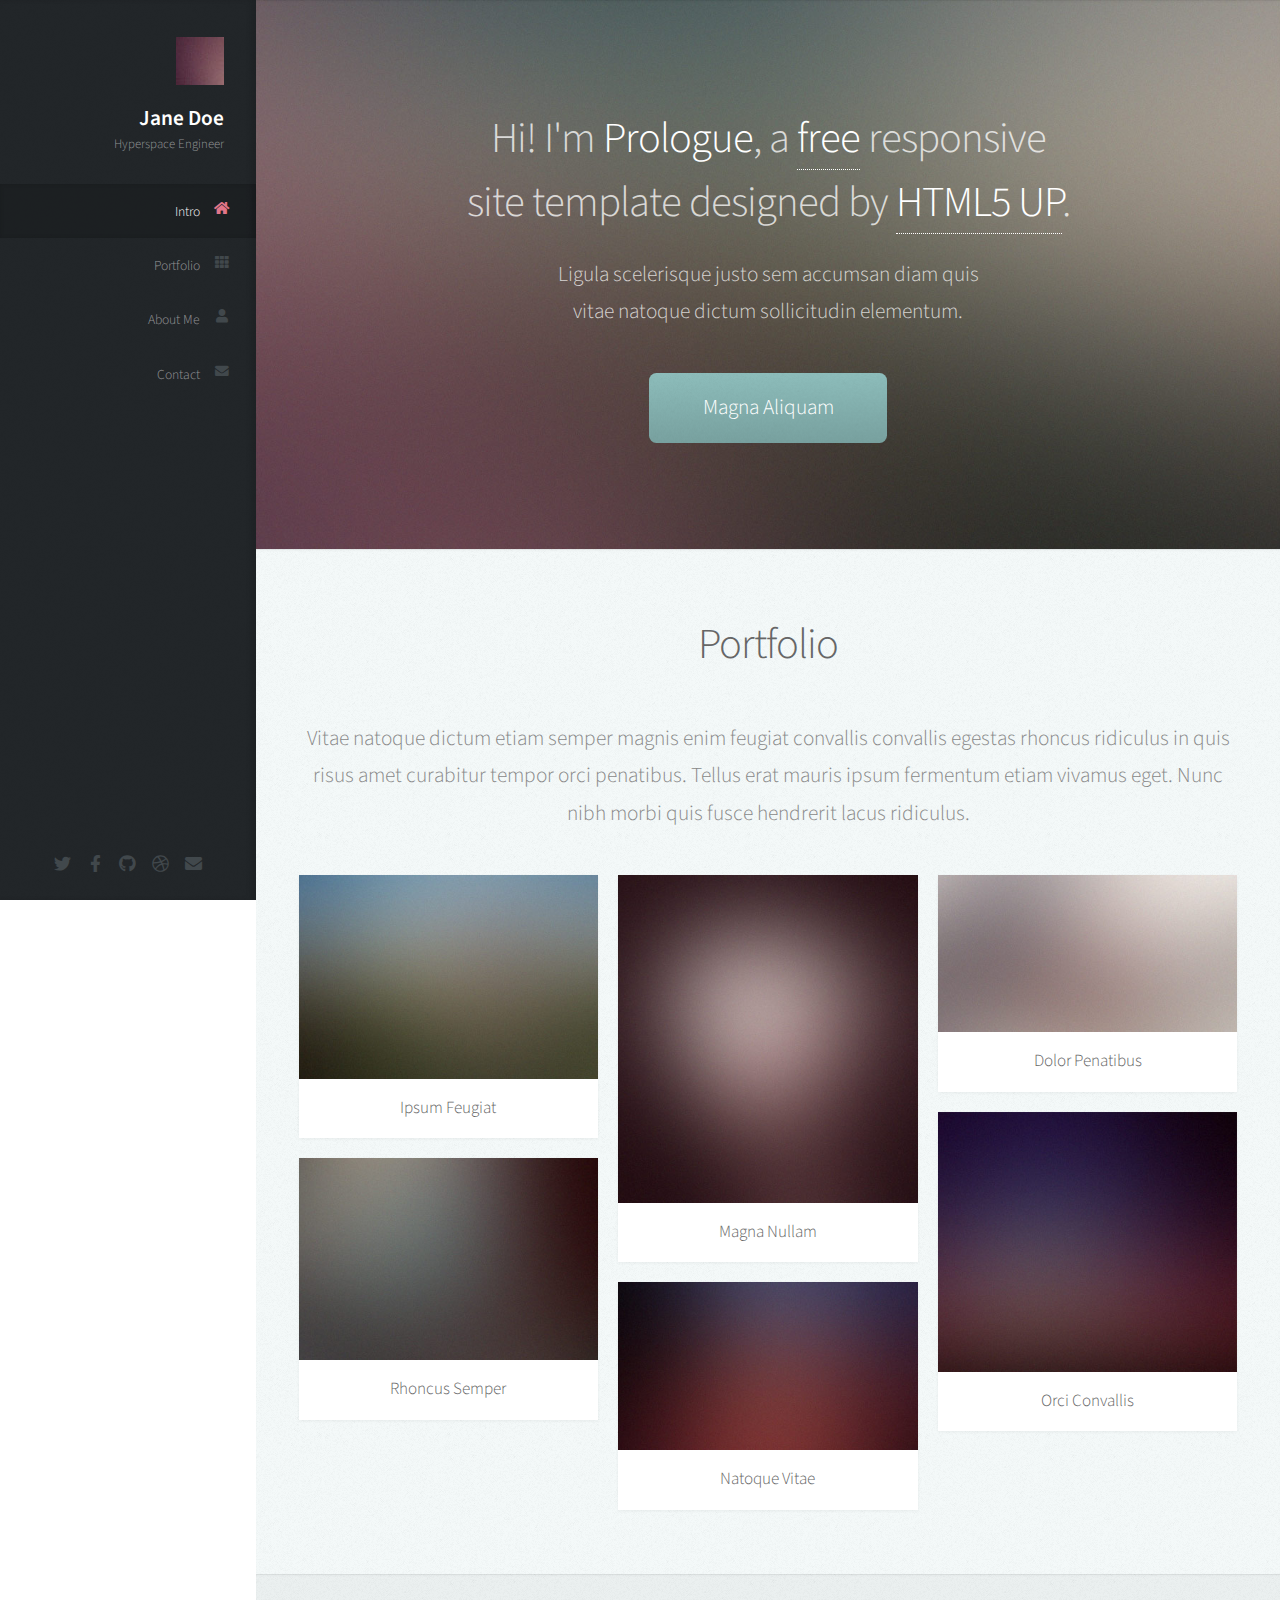
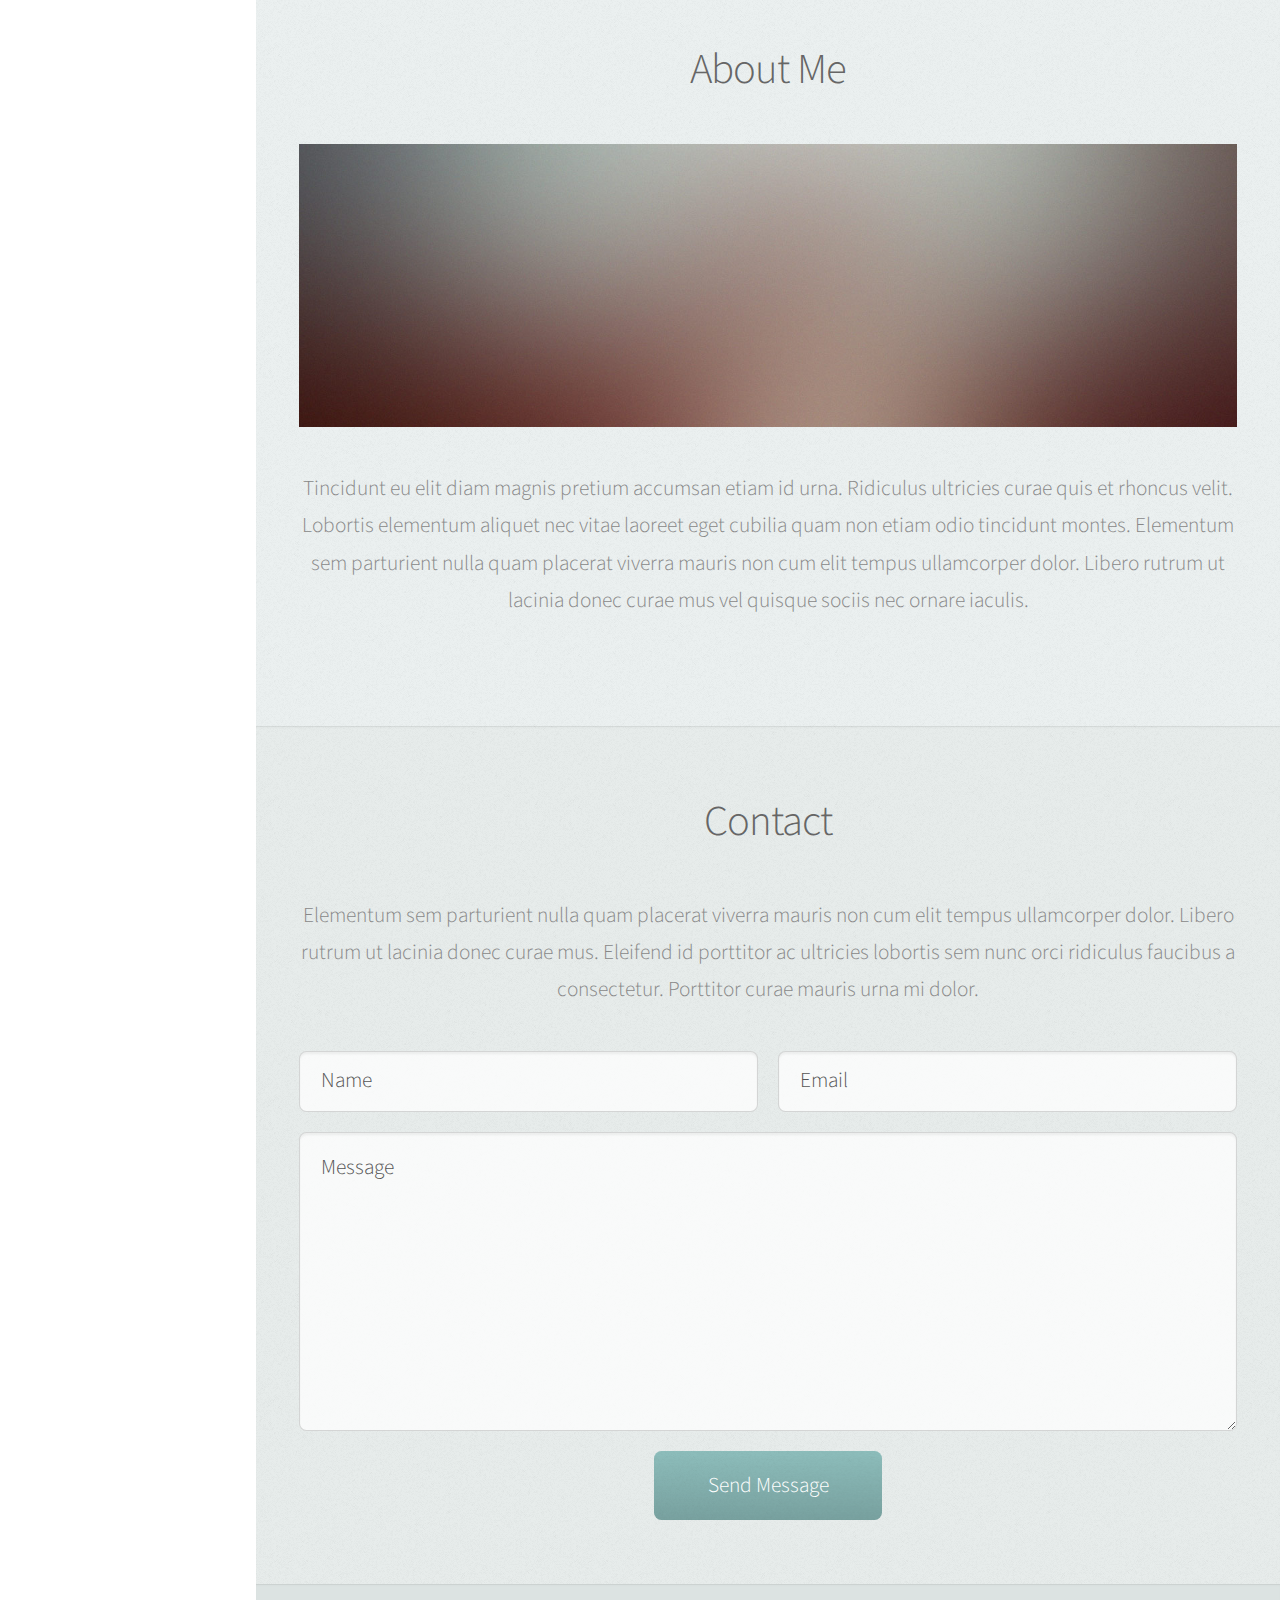
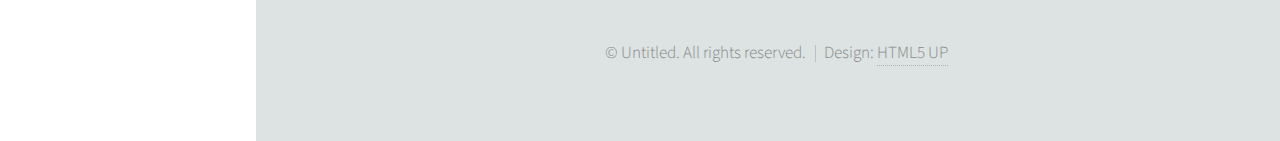
<file: index.html>
<!DOCTYPE HTML>
<!--
	Prologue by HTML5 UP
	html5up.net | @ajlkn
	Free for personal and commercial use under the CCA 3.0 license (html5up.net/license)
-->
<html>
	<head>
		<title>Prologue by HTML5 UP</title>
		<meta charset="utf-8" />
		<meta name="viewport" content="width=device-width, initial-scale=1, user-scalable=no" />
		<link rel="stylesheet" href="assets/css/main.css" />
	</head>
	<body class="is-preload">

		<!-- Header -->
			<div id="header">

				<div class="top">

					<!-- Logo -->
						<div id="logo">
							<span class="image avatar48"><img src="images/avatar.jpg" alt="" /></span>
							<h1 id="title">Jane Doe</h1>
							<p>Hyperspace Engineer</p>
						</div>

					<!-- Nav -->
						<nav id="nav">
							<ul>
								<li><a href="#top" id="top-link"><span class="icon solid fa-home">Intro</span></a></li>
								<li><a href="#portfolio" id="portfolio-link"><span class="icon solid fa-th">Portfolio</span></a></li>
								<li><a href="#about" id="about-link"><span class="icon solid fa-user">About Me</span></a></li>
								<li><a href="#contact" id="contact-link"><span class="icon solid fa-envelope">Contact</span></a></li>
							</ul>
						</nav>

				</div>

				<div class="bottom">

					<!-- Social Icons -->
						<ul class="icons">
							<li><a href="#" class="icon brands fa-twitter"><span class="label">Twitter</span></a></li>
							<li><a href="#" class="icon brands fa-facebook-f"><span class="label">Facebook</span></a></li>
							<li><a href="#" class="icon brands fa-github"><span class="label">Github</span></a></li>
							<li><a href="#" class="icon brands fa-dribbble"><span class="label">Dribbble</span></a></li>
							<li><a href="#" class="icon solid fa-envelope"><span class="label">Email</span></a></li>
						</ul>

				</div>

			</div>

		<!-- Main -->
			<div id="main">

				<!-- Intro -->
					<section id="top" class="one dark cover">
						<div class="container">

							<header>
								<h2 class="alt">Hi! I'm <strong>Prologue</strong>, a <a href="http://html5up.net/license">free</a> responsive<br />
								site template designed by <a href="http://html5up.net">HTML5 UP</a>.</h2>
								<p>Ligula scelerisque justo sem accumsan diam quis<br />
								vitae natoque dictum sollicitudin elementum.</p>
							</header>

							<footer>
								<a href="#portfolio" class="button scrolly">Magna Aliquam</a>
							</footer>

						</div>
					</section>

				<!-- Portfolio -->
					<section id="portfolio" class="two">
						<div class="container">

							<header>
								<h2>Portfolio</h2>
							</header>

							<p>Vitae natoque dictum etiam semper magnis enim feugiat convallis convallis
							egestas rhoncus ridiculus in quis risus amet curabitur tempor orci penatibus.
							Tellus erat mauris ipsum fermentum etiam vivamus eget. Nunc nibh morbi quis
							fusce hendrerit lacus ridiculus.</p>

							<div class="row">
								<div class="col-4 col-12-mobile">
									<article class="item">
										<a href="#" class="image fit"><img src="images/pic02.jpg" alt="" /></a>
										<header>
											<h3>Ipsum Feugiat</h3>
										</header>
									</article>
									<article class="item">
										<a href="#" class="image fit"><img src="images/pic03.jpg" alt="" /></a>
										<header>
											<h3>Rhoncus Semper</h3>
										</header>
									</article>
								</div>
								<div class="col-4 col-12-mobile">
									<article class="item">
										<a href="#" class="image fit"><img src="images/pic04.jpg" alt="" /></a>
										<header>
											<h3>Magna Nullam</h3>
										</header>
									</article>
									<article class="item">
										<a href="#" class="image fit"><img src="images/pic05.jpg" alt="" /></a>
										<header>
											<h3>Natoque Vitae</h3>
										</header>
									</article>
								</div>
								<div class="col-4 col-12-mobile">
									<article class="item">
										<a href="#" class="image fit"><img src="images/pic06.jpg" alt="" /></a>
										<header>
											<h3>Dolor Penatibus</h3>
										</header>
									</article>
									<article class="item">
										<a href="#" class="image fit"><img src="images/pic07.jpg" alt="" /></a>
										<header>
											<h3>Orci Convallis</h3>
										</header>
									</article>
								</div>
							</div>

						</div>
					</section>

				<!-- About Me -->
					<section id="about" class="three">
						<div class="container">

							<header>
								<h2>About Me</h2>
							</header>

							<a href="#" class="image featured"><img src="images/pic08.jpg" alt="" /></a>

							<p>Tincidunt eu elit diam magnis pretium accumsan etiam id urna. Ridiculus
							ultricies curae quis et rhoncus velit. Lobortis elementum aliquet nec vitae
							laoreet eget cubilia quam non etiam odio tincidunt montes. Elementum sem
							parturient nulla quam placerat viverra mauris non cum elit tempus ullamcorper
							dolor. Libero rutrum ut lacinia donec curae mus vel quisque sociis nec
							ornare iaculis.</p>

						</div>
					</section>

				<!-- Contact -->
					<section id="contact" class="four">
						<div class="container">

							<header>
								<h2>Contact</h2>
							</header>

							<p>Elementum sem parturient nulla quam placerat viverra
							mauris non cum elit tempus ullamcorper dolor. Libero rutrum ut lacinia
							donec curae mus. Eleifend id porttitor ac ultricies lobortis sem nunc
							orci ridiculus faucibus a consectetur. Porttitor curae mauris urna mi dolor.</p>

							<form method="post" action="#">
								<div class="row">
									<div class="col-6 col-12-mobile"><input type="text" name="name" placeholder="Name" /></div>
									<div class="col-6 col-12-mobile"><input type="text" name="email" placeholder="Email" /></div>
									<div class="col-12">
										<textarea name="message" placeholder="Message"></textarea>
									</div>
									<div class="col-12">
										<input type="submit" value="Send Message" />
									</div>
								</div>
							</form>

						</div>
					</section>

			</div>

		<!-- Footer -->
			<div id="footer">

				<!-- Copyright -->
					<ul class="copyright">
						<li>&copy; Untitled. All rights reserved.</li><li>Design: <a href="http://html5up.net">HTML5 UP</a></li>
					</ul>

			</div>

		<!-- Scripts -->
			<script src="assets/js/jquery.min.js"></script>
			<script src="assets/js/jquery.scrolly.min.js"></script>
			<script src="assets/js/jquery.scrollex.min.js"></script>
			<script src="assets/js/browser.min.js"></script>
			<script src="assets/js/breakpoints.min.js"></script>
			<script src="assets/js/util.js"></script>
			<script src="assets/js/main.js"></script>

	</body>
</html>
</file>
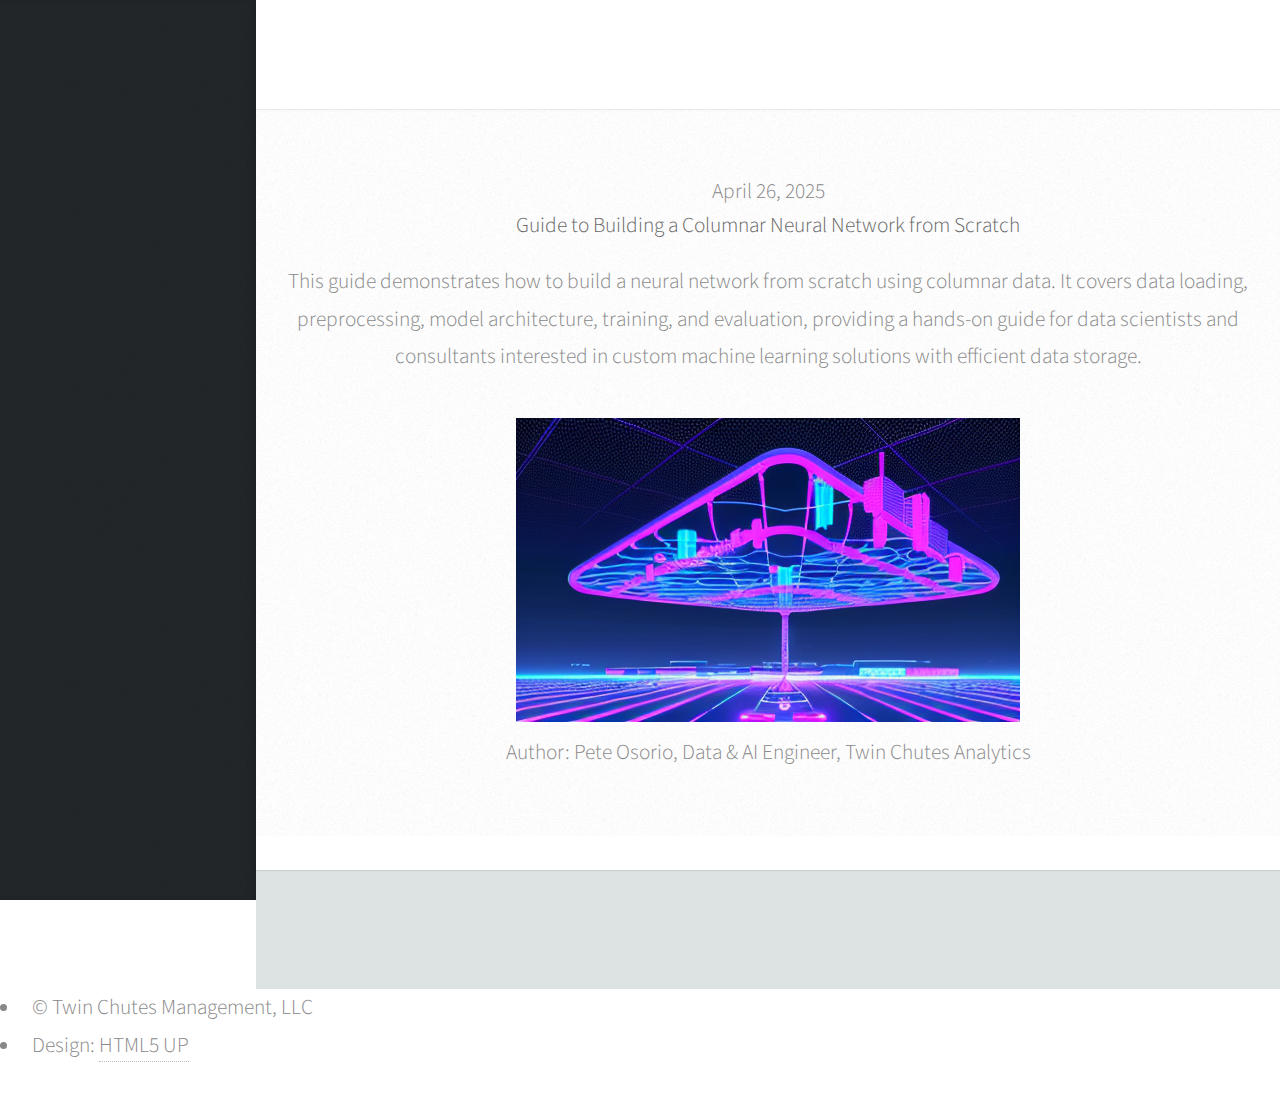
<file: clumnar-nn-from-scratch.html>
<!DOCTYPE HTML>
<!--
	Massively by HTML5 UP
	html5up.net | @ajlkn
	Free for personal and commercial use under the CCA 3.0 license (html5up.net/license)
-->
<html>
	<head>
		<title>Twin Chutes | Data Management</title>
		<meta charset="utf-8" />
		<meta name="viewport" content="width=device-width, initial-scale=1, user-scalable=no" />
		<link rel="stylesheet" href="assets/css/main.css" />
		<noscript><link rel="stylesheet" href="assets/css/noscript.css" /></noscript>
	</head>
	<!-- Start of HubSpot Embed Code -->
	<script type="text/javascript" id="hs-script-loader" async defer src="//js-na2.hs-scripts.com/242590355.js"></script>
	<!-- End of HubSpot Embed Code -->

	<!-- Google tag (gtag.js) -->
	<script async src="https://www.googletagmanager.com/gtag/js?id=G-YLJ215KSF2"></script>
	<script>
	window.dataLayer = window.dataLayer || [];
	function gtag(){dataLayer.push(arguments);}
	gtag('js', new Date());

	gtag('config', 'G-YLJ215KSF2');
	</script>

	<body class="is-preload">

		<!-- Wrapper -->
			<div id="wrapper">

				<!-- Header -->
					<header id="header">
					</header>

				<!-- Nav -->
					<nav id="nav">
						<ul class="links">
							<li><a href="index.html">Home</a></li>
							<li class="active"><a href="resources.html">Resources</a></li>
						</ul>
					</nav>

				<!-- Main -->
					<div id="main">
						<!-- Post -->
							<section class="post">
								<header class="major">
									<span class="date">April 26, 2025</span>
									<h1>Guide to Building a Columnar Neural Network from Scratch</h1>
									<p>This guide demonstrates how to build a neural network from scratch using columnar data. It covers data loading, preprocessing, model architecture, training, and evaluation, providing a hands-on guide for data scientists and consultants interested in custom machine learning solutions with efficient data storage.</p>
								</header>
								<div class="image main"><img src="images/nn_from_scratch_2025-04-29.png" alt="" /></div>
								<script src="https://emgithub.com/embed-v2.js?target=https%3A%2F%2Fgithub.com%2Fpete-osorio%2Fclumnar_neural_net_from_scratch%2Fblob%2Fmain%2Fcolumnar_nn_from_scratch.ipynb&style=default&type=ipynb&showLineNumbers=on&showCopy=on"></script>
								<p>Author: Pete Osorio, Data & AI Engineer, Twin Chutes Analytics</p>
							</section>
						<!-- Posts -->
					</div>

					<footer id="footer">
						<section>
							<script src="https://js-na2.hsforms.net/forms/embed/242590355.js" defer></script>
							<div class="hs-form-frame" data-region="na2" data-form-id="1c0ee81c-eeb2-4232-a6f7-4079b02bf128" data-portal-id="242590355"></div>

						</section>

					</footer>

				<!-- Copyright -->
					<div id="copyright">
						<ul><li>&copy; Twin Chutes Management, LLC</li><li>Design: <a href="https://html5up.net">HTML5 UP</a></li></ul>
					</div>

			</div>

		<!-- Scripts -->
			<script src="assets/js/jquery.min.js"></script>
			<script src="assets/js/jquery.scrollex.min.js"></script>
			<script src="assets/js/jquery.scrolly.min.js"></script>
			<script src="assets/js/browser.min.js"></script>
			<script src="assets/js/breakpoints.min.js"></script>
			<script src="assets/js/util.js"></script>
			<script src="assets/js/main.js"></script>

	</body>
</html>
</file>
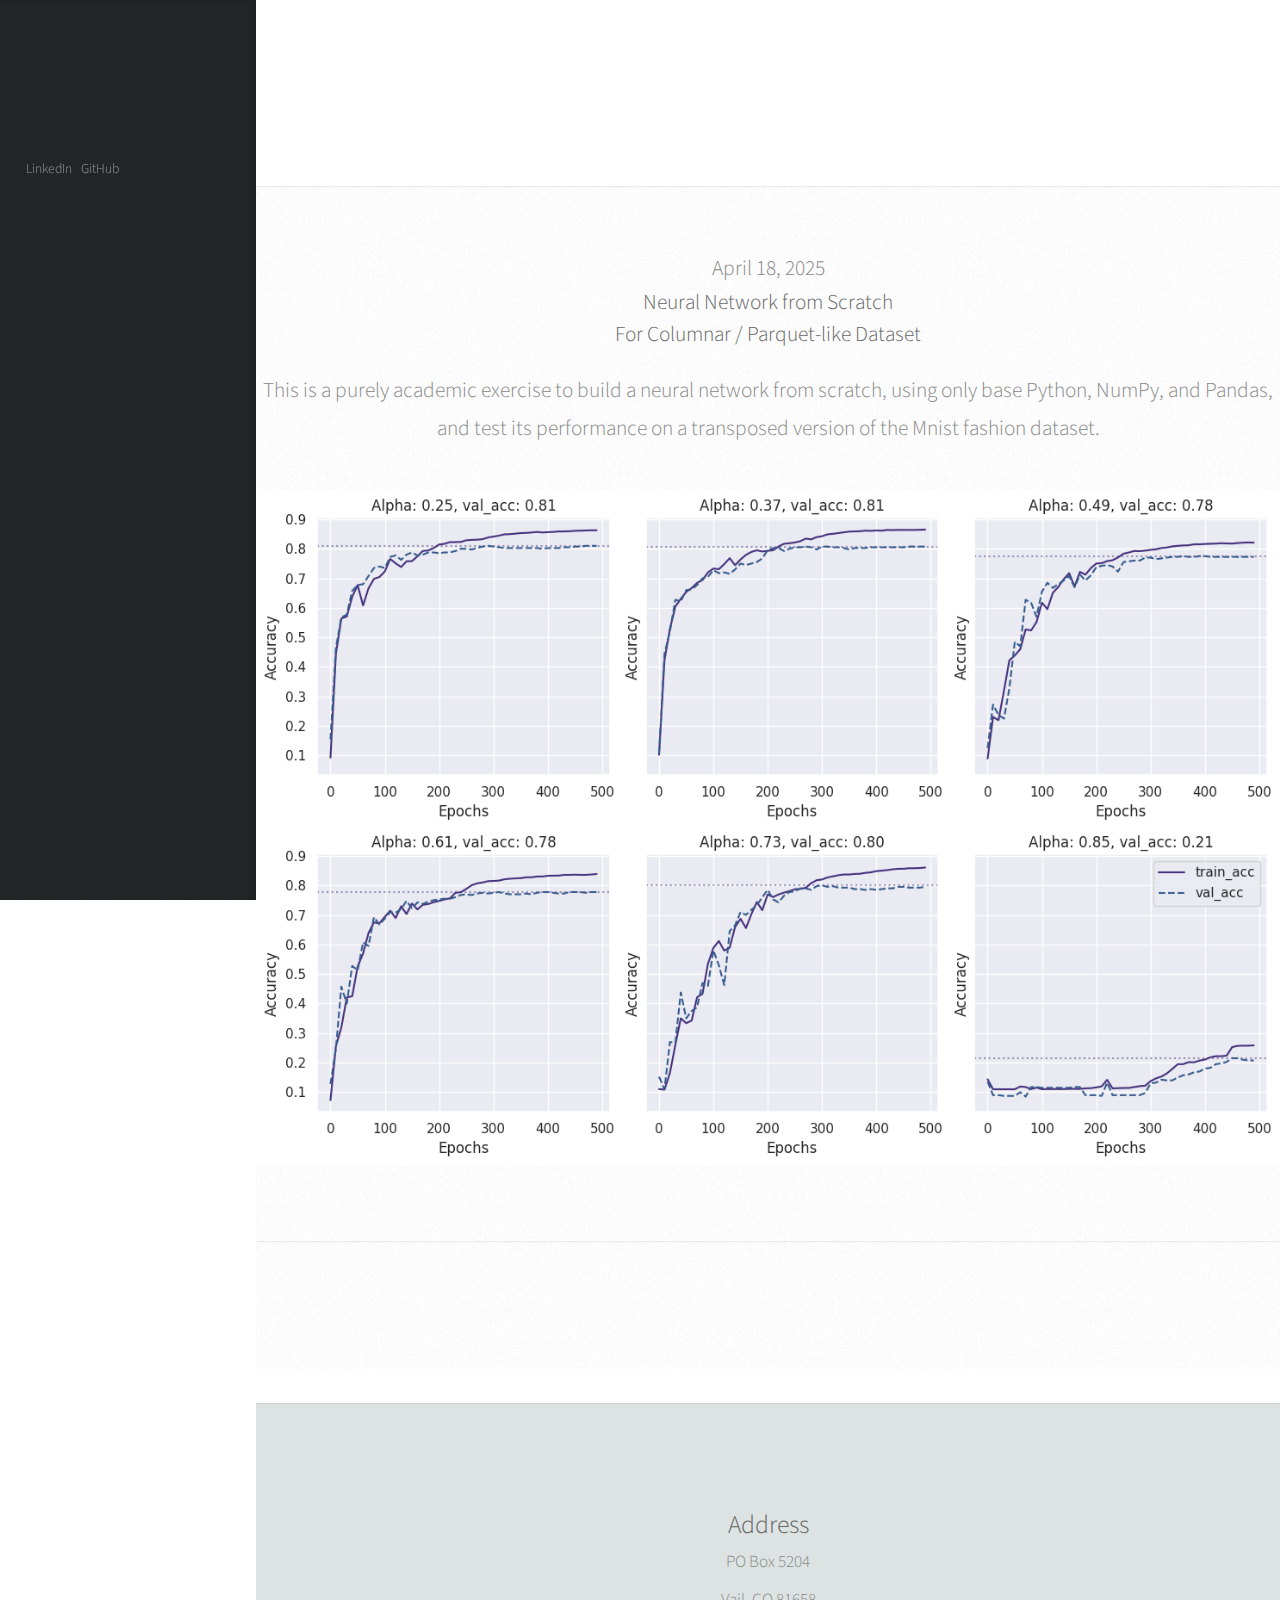
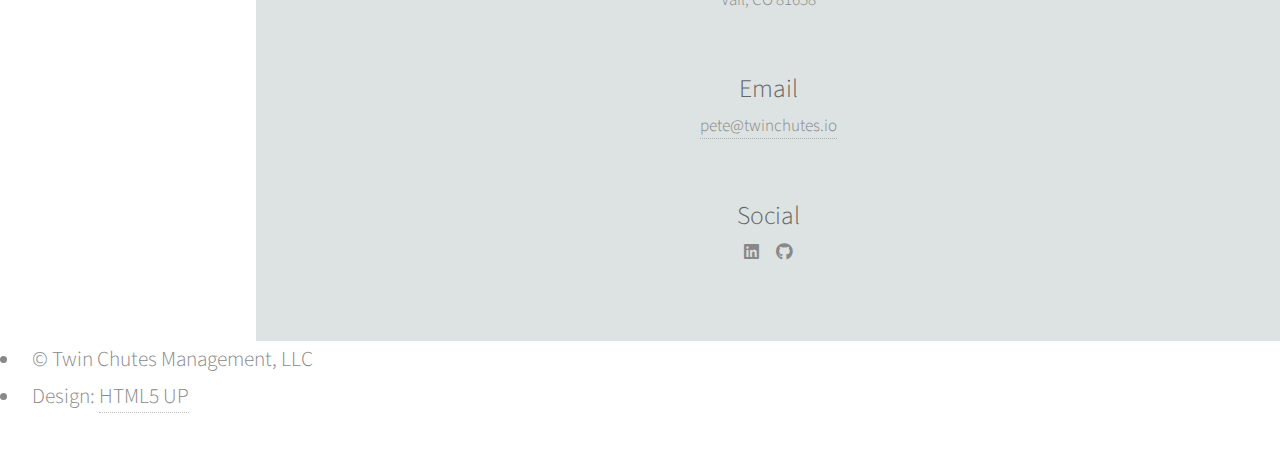
<file: clumnar-parquet-nn=from-scratch.html>
<!DOCTYPE HTML>
<!--
	Massively by HTML5 UP
	html5up.net | @ajlkn
	Free for personal and commercial use under the CCA 3.0 license (html5up.net/license)
-->
<html>
	<head>
		<title>Twin Chutes | Data Management</title>
		<meta charset="utf-8" />
		<meta name="viewport" content="width=device-width, initial-scale=1, user-scalable=no" />
		<link rel="stylesheet" href="assets/css/main.css" />
		<noscript><link rel="stylesheet" href="assets/css/noscript.css" /></noscript>
	</head>
	<!-- Start of HubSpot Embed Code -->
	<script type="text/javascript" id="hs-script-loader" async defer src="//js-na2.hs-scripts.com/242590355.js"></script>
	<!-- End of HubSpot Embed Code -->

	<!-- Google tag (gtag.js) -->
	<script async src="https://www.googletagmanager.com/gtag/js?id=G-YLJ215KSF2"></script>
	<script>
	window.dataLayer = window.dataLayer || [];
	function gtag(){dataLayer.push(arguments);}
	gtag('js', new Date());

	gtag('config', 'G-YLJ215KSF2');
	</script>

	<body class="is-preload">

		<!-- Wrapper -->
			<div id="wrapper">

				<!-- Header -->
					<header id="header">
						<!-- <a href="index.html" class="logo">Twin Chutes</a> -->
					</header>

				<!-- Nav -->
					<nav id="nav">
						<ul class="links">
							<li><a href="index.html">Home</a></li>
							<li class="active"><a href="resources.html">Resources</a></li>
							<!-- <li><a href="elements.html">Elements Reference</a></li> -->
						</ul>
						<ul class="icons">
							<li><a href="https://www.linkedin.com/in/peterosorio/" class="icon brands fa-linkedin"><span class="label">LinkedIn</span></a></li>
							<!-- <li><a href="#" class="icon brands fa-facebook-f"><span class="label">Facebook</span></a></li>
							<li><a href="#" class="icon brands fa-instagram"><span class="label">Instagram</span></a></li> -->
							<li><a href="https://github.com/twinchutes" class="icon brands fa-github"><span class="label">GitHub</span></a></li>
						</ul>
					</nav>

				<!-- Main -->
					<div id="main">

						<!-- Post -->
							<section class="post">
								<header class="major">
									<span class="date">April 18, 2025</span>
									<h1>Neural Network from Scratch<br />
									For Columnar / Parquet-like Dataset</h1>
									<p>This is a purely academic exercise to build a neural network from scratch, using only base Python, NumPy, and Pandas, and test its performance on a transposed version of the Mnist fashion dataset.</p>
								</header>
								<div class="image main"><img src="images/columnar_nn_scratch_hero_2025-05-19.png" alt="" /></div>
								<script src="https://emgithub.com/embed-v2.js?target=https%3A%2F%2Fgithub.com%2Ftwinchutes%2Fdata-science-projects%2Fblob%2Fmain%2Fcolumnar_parquet_nn_from_scratch.ipynb&style=default&type=ipynb&showLineNumbers=on&showFileMeta=on&showFullPath=on&showCopy=on"></script>
							</section>
						<!-- Posts -->
						<section class="posts">
							<!-- <article>
								<header>
									<span class="date">April 18, 2025</span>
									<h2><a href="#">Unsupervised Machine Learning Tactics<br />
									for Ideal Customer Persona Segmentation</a></h2>
								</header>
								<a href="#" class="image fit"><img src="images/pic02.jpg" alt="" /></a>
								<p>A practical application of common machine learning techniques for customer profile identification, with options for projecting n-dimensional clusters in 2D.</p>
								<ul class="actions special">
									<li><a href="#" class="button">Full Story</a></li>
								</ul>
							</article> -->
						</section>
					</div>

				<!-- Footer -->
					<footer id="footer">
						<section>
							<script src="https://js-na2.hsforms.net/forms/embed/242590355.js" defer></script>
							<div class="hs-form-frame" data-region="na2" data-form-id="1c0ee81c-eeb2-4232-a6f7-4079b02bf128" data-portal-id="242590355"></div>
							<!-- <form method="post" action="#">
								<div class="fields">
									<div class="field">
										<label for="name">Name</label>
										<input type="text" name="name" id="name" />
									</div>
									<div class="field">
										<label for="email">Email</label>
										<input type="text" name="email" id="email" />
									</div>
									<div class="field">
										<label for="message">Message</label>
										<textarea name="message" id="message" rows="3"></textarea>
									</div>
								</div>
								<ul class="actions">
									<li><input type="submit" value="Send Message" /></li>
								</ul>
							</form> -->
						</section>
						<section class="split contact">
							<section class="alt">
								<h3>Address</h3>
								<p>PO Box 5204<br />
								Vail, CO 81658</p>
							</section>
							<!-- <section>
								<h3>Phone</h3>
								<p><a href="#">(000) 000-0000</a></p>
							</section> -->
							<section>
								<h3>Email</h3>
								<p><a href="mailto:pete@twinchutes.io?subject=Schedule a consultation">pete@twinchutes.io</a></p>
							</section>
							<section>
								<h3>Social</h3>
								<ul class="icons alt">
									<li><a href="https://www.linkedin.com/in/peterosorio/" class="icon brands alt fa-linkedin"><span class="label">Twitter</span></a></li>
									<!-- <li><a href="#" class="icon brands alt fa-facebook-f"><span class="label">Facebook</span></a></li>
									<li><a href="#" class="icon brands alt fa-instagram"><span class="label">Instagram</span></a></li> -->
									<li><a href="https://github.com/twinchutes" class="icon brands alt fa-github"><span class="label">GitHub</span></a></li>
								</ul>
							</section>
						</section>
					</footer>

				<!-- Copyright -->
					<div id="copyright">
						<ul><li>&copy; Twin Chutes Management, LLC</li><li>Design: <a href="https://html5up.net">HTML5 UP</a></li></ul>
					</div>

			</div>

		<!-- Scripts -->
			<script src="assets/js/jquery.min.js"></script>
			<script src="assets/js/jquery.scrollex.min.js"></script>
			<script src="assets/js/jquery.scrolly.min.js"></script>
			<script src="assets/js/browser.min.js"></script>
			<script src="assets/js/breakpoints.min.js"></script>
			<script src="assets/js/util.js"></script>
			<script src="assets/js/main.js"></script>

	</body>
</html>
</file>
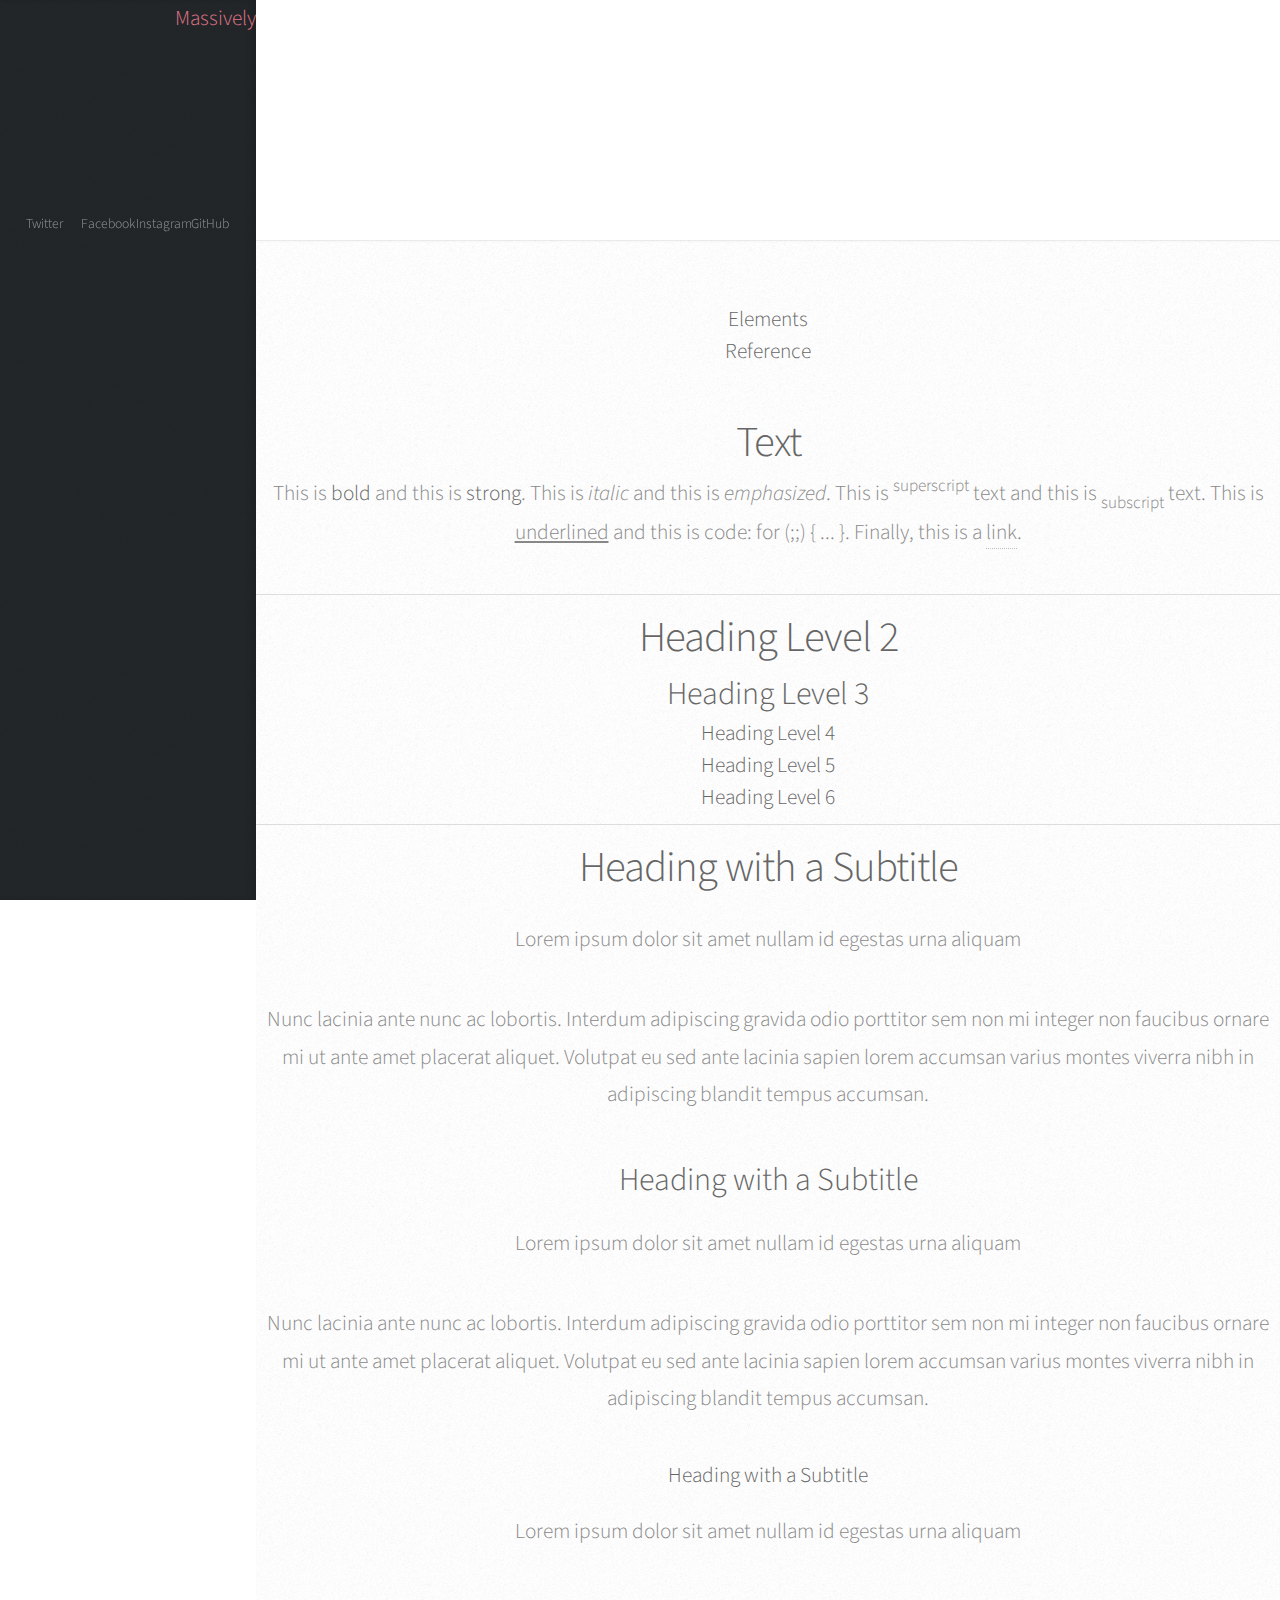
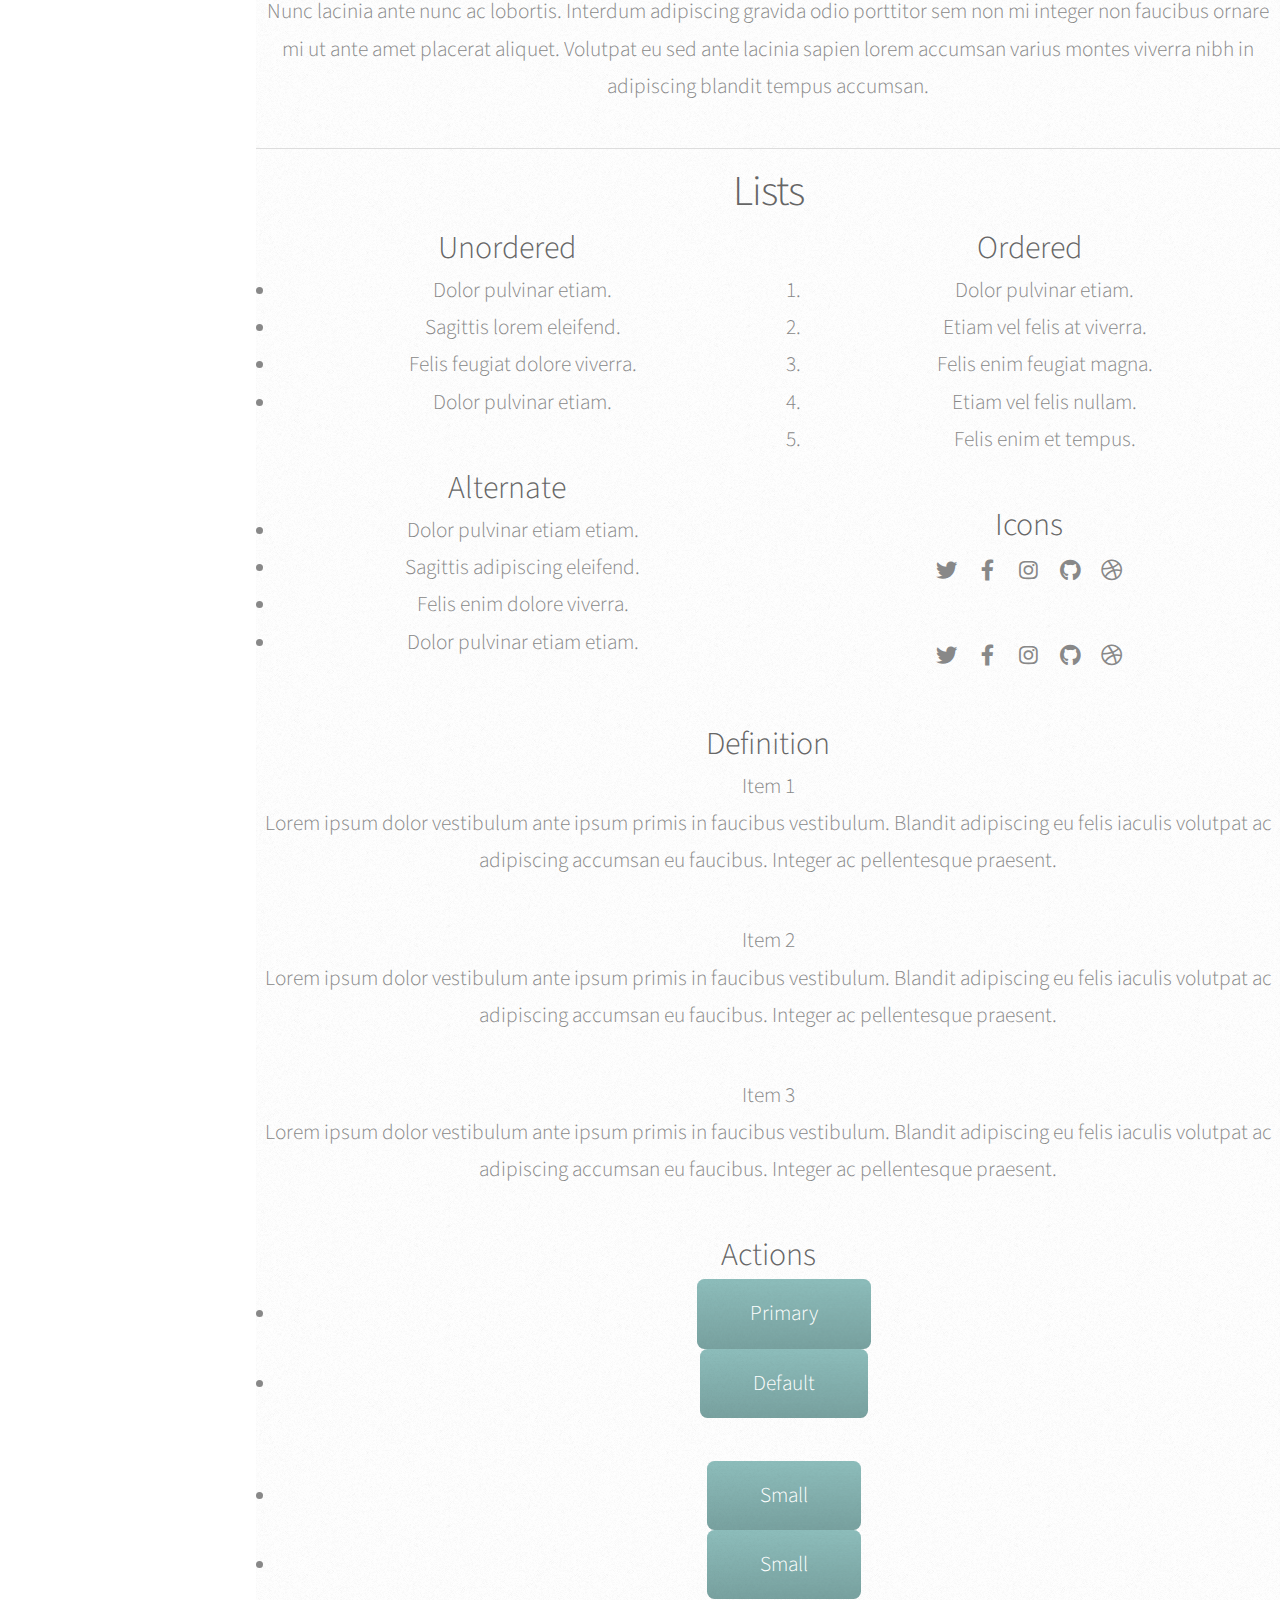
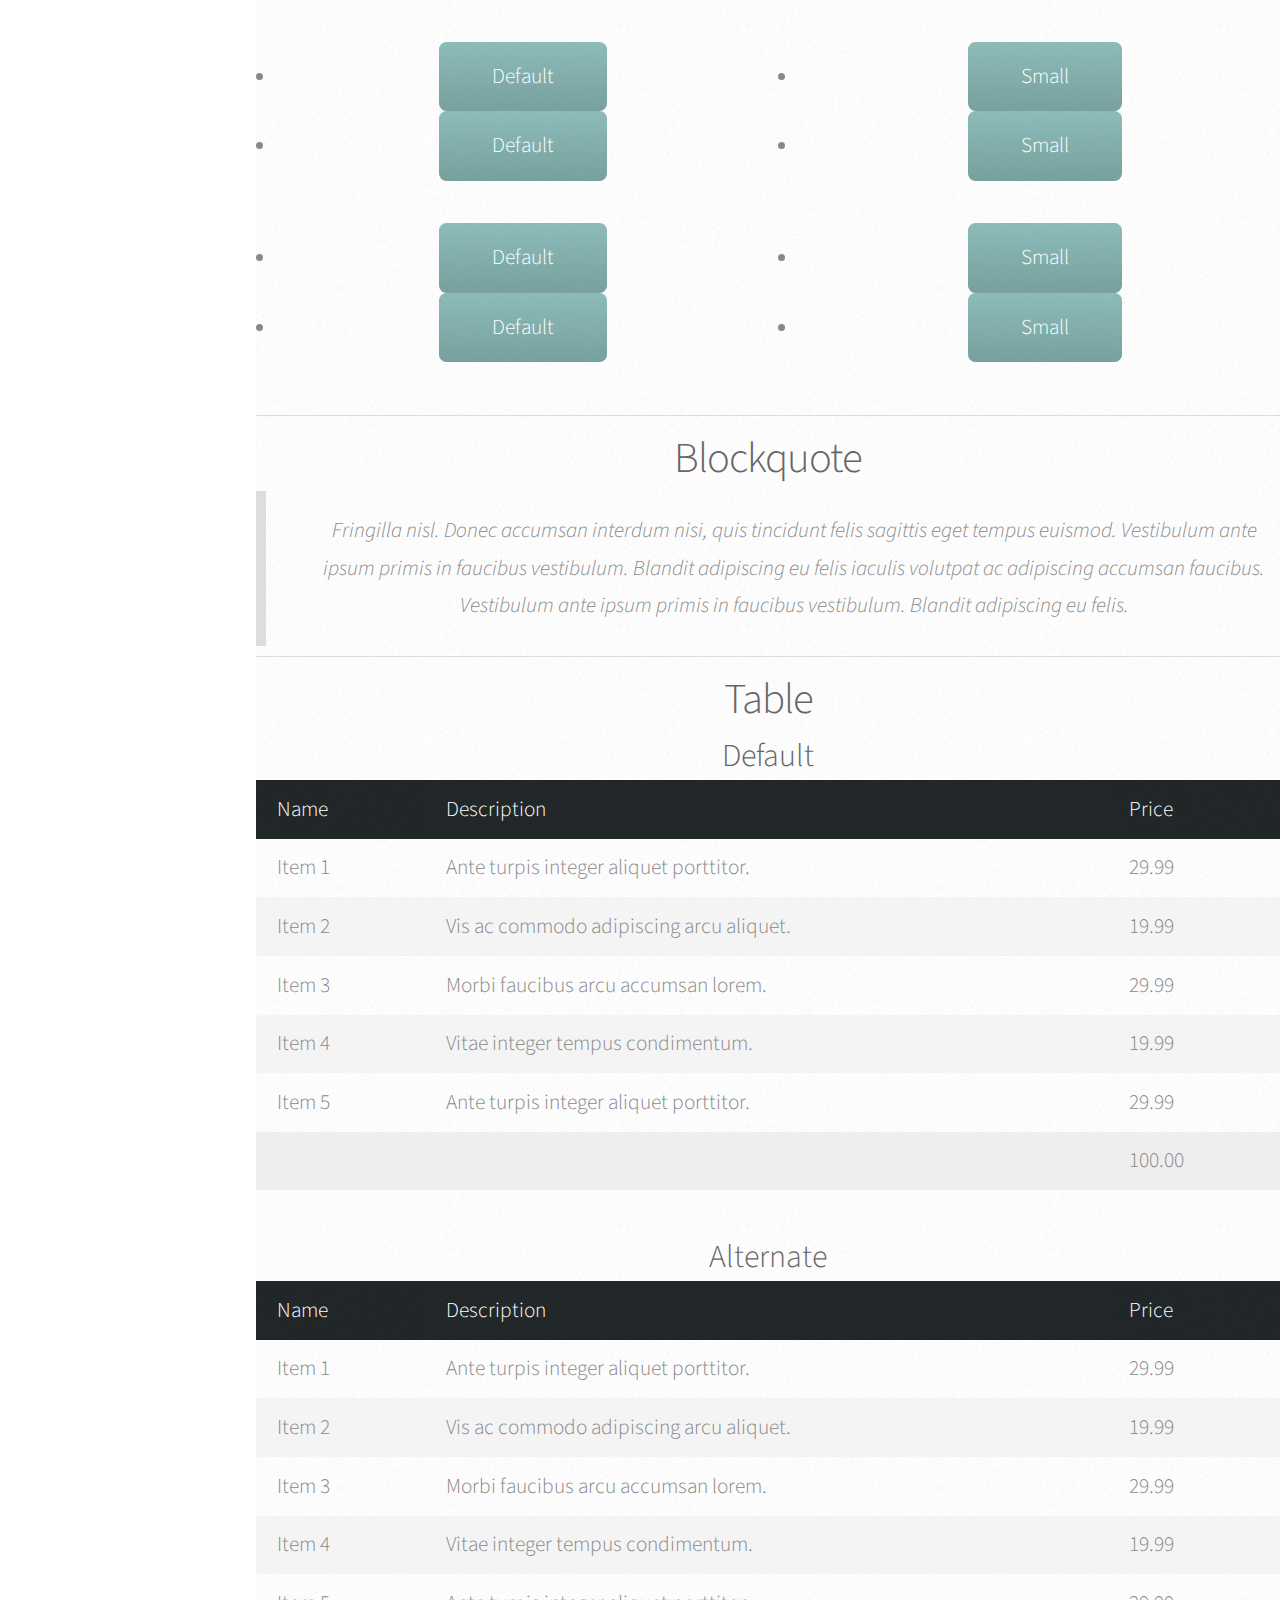
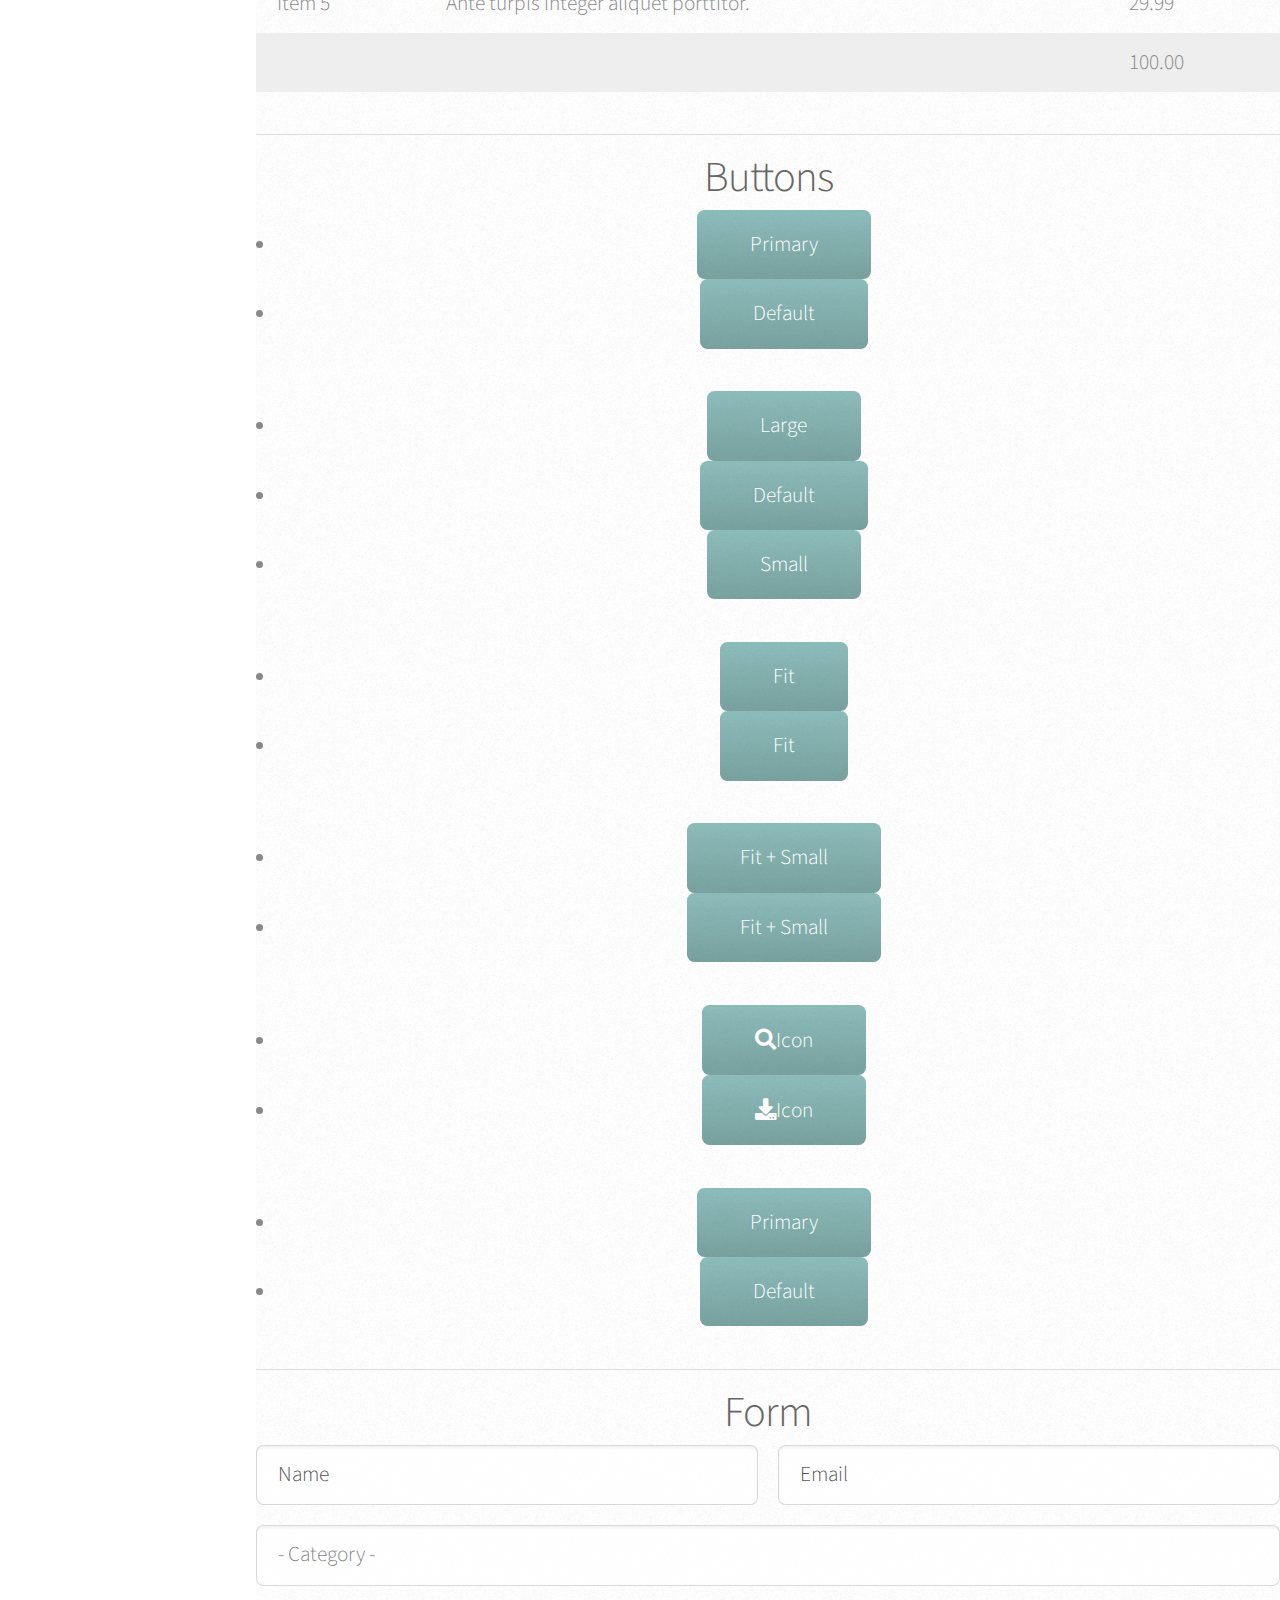
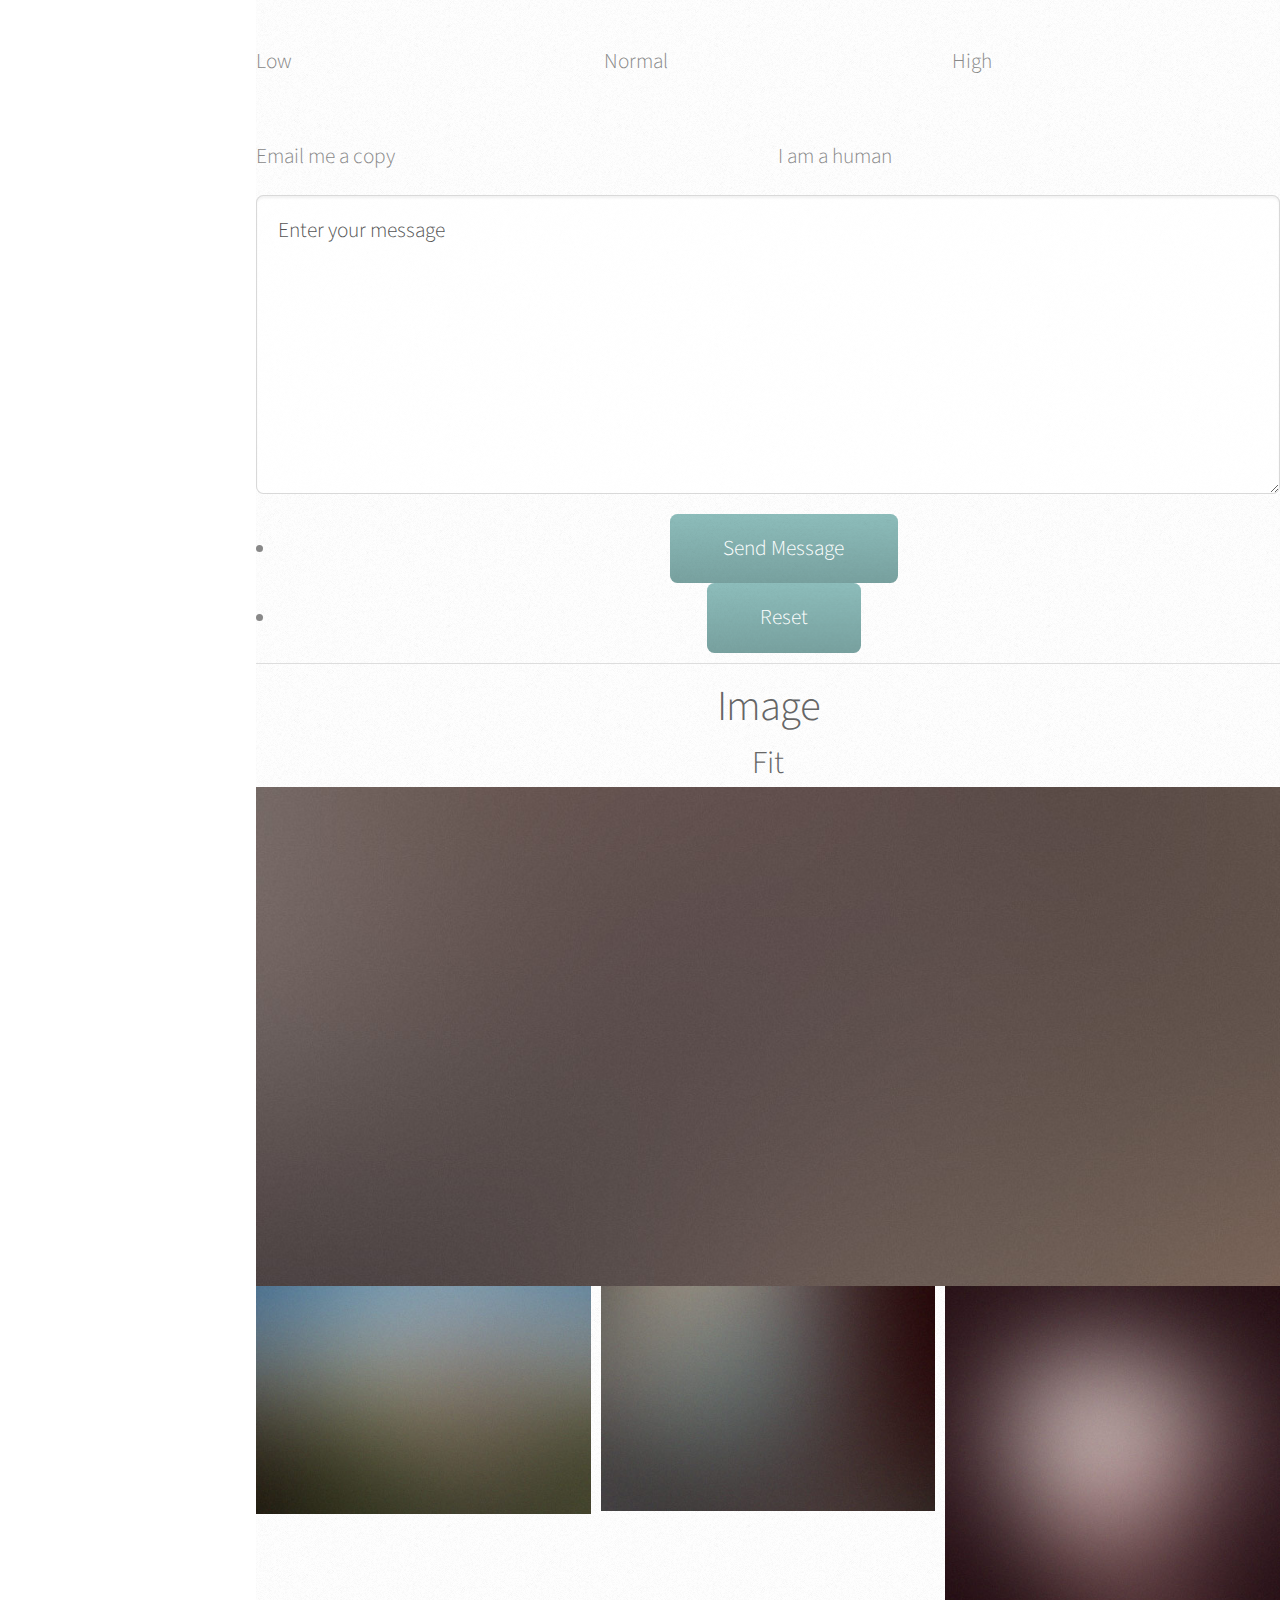
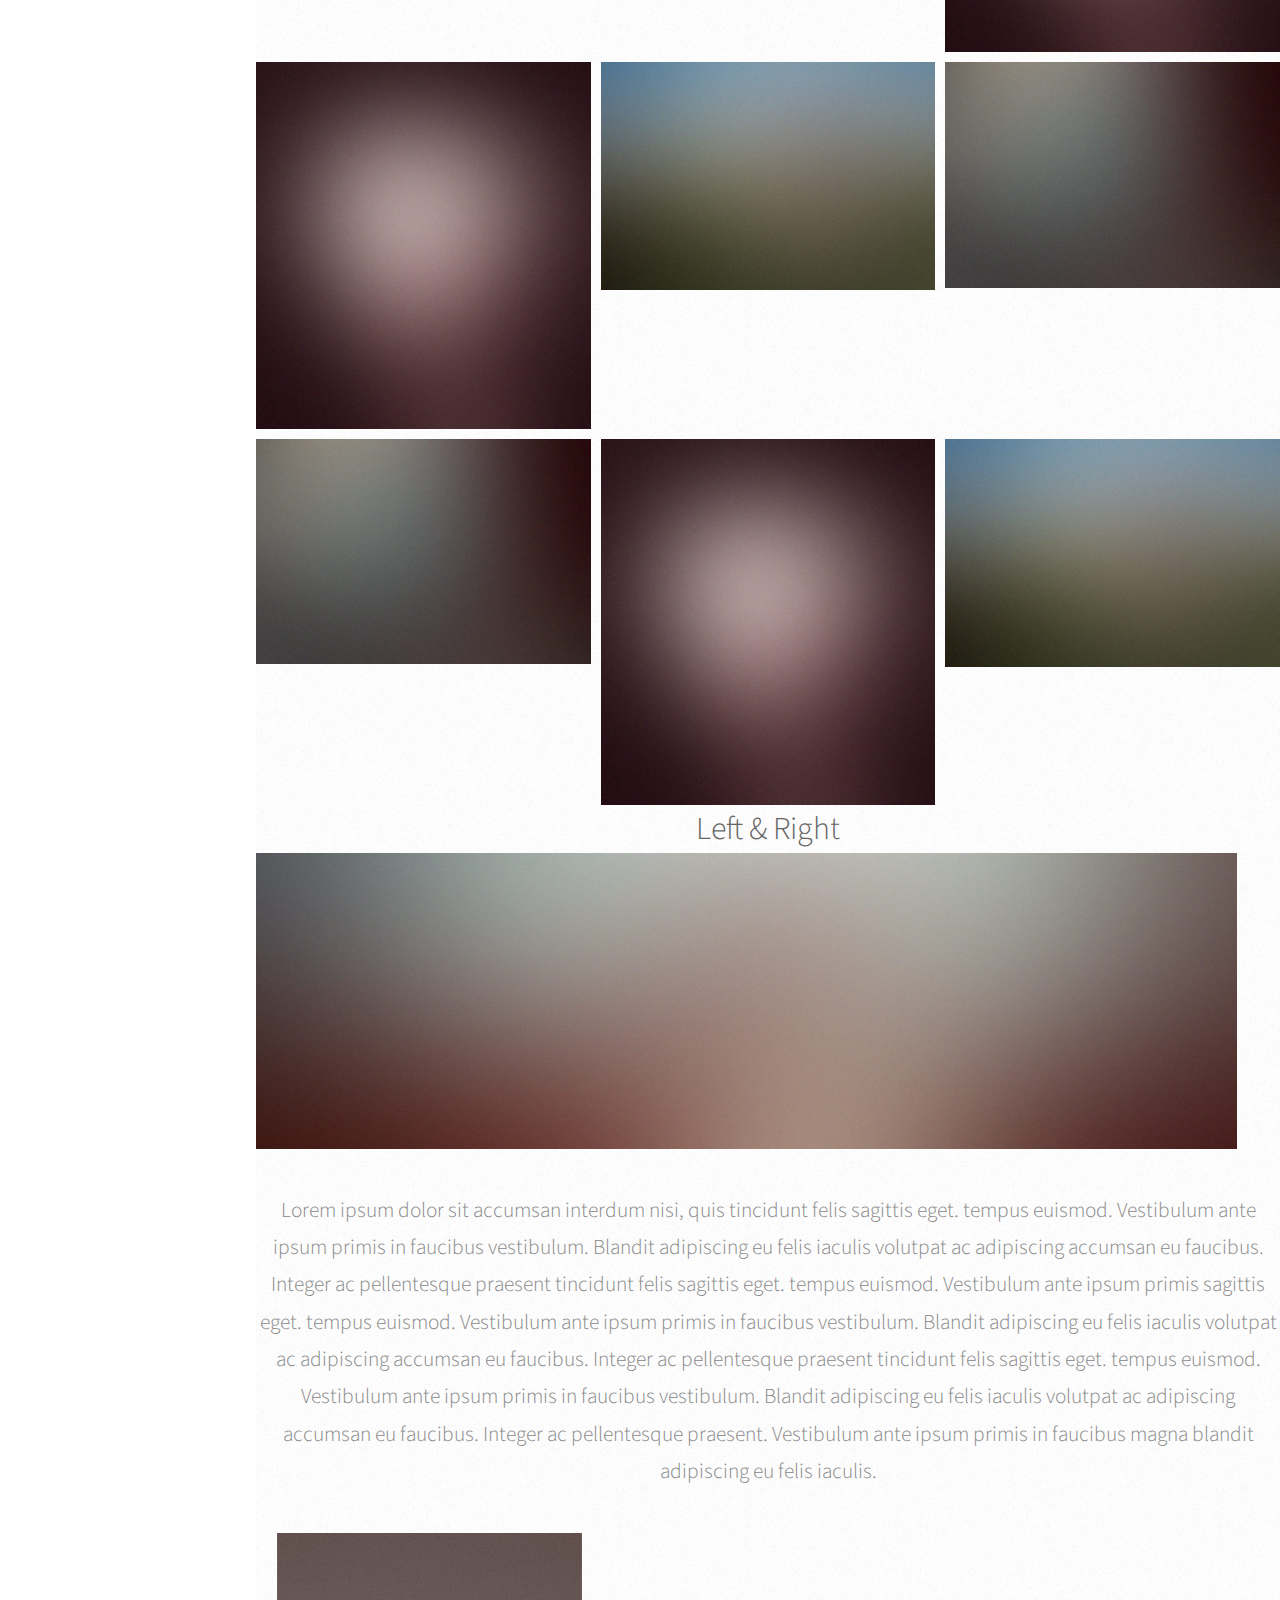
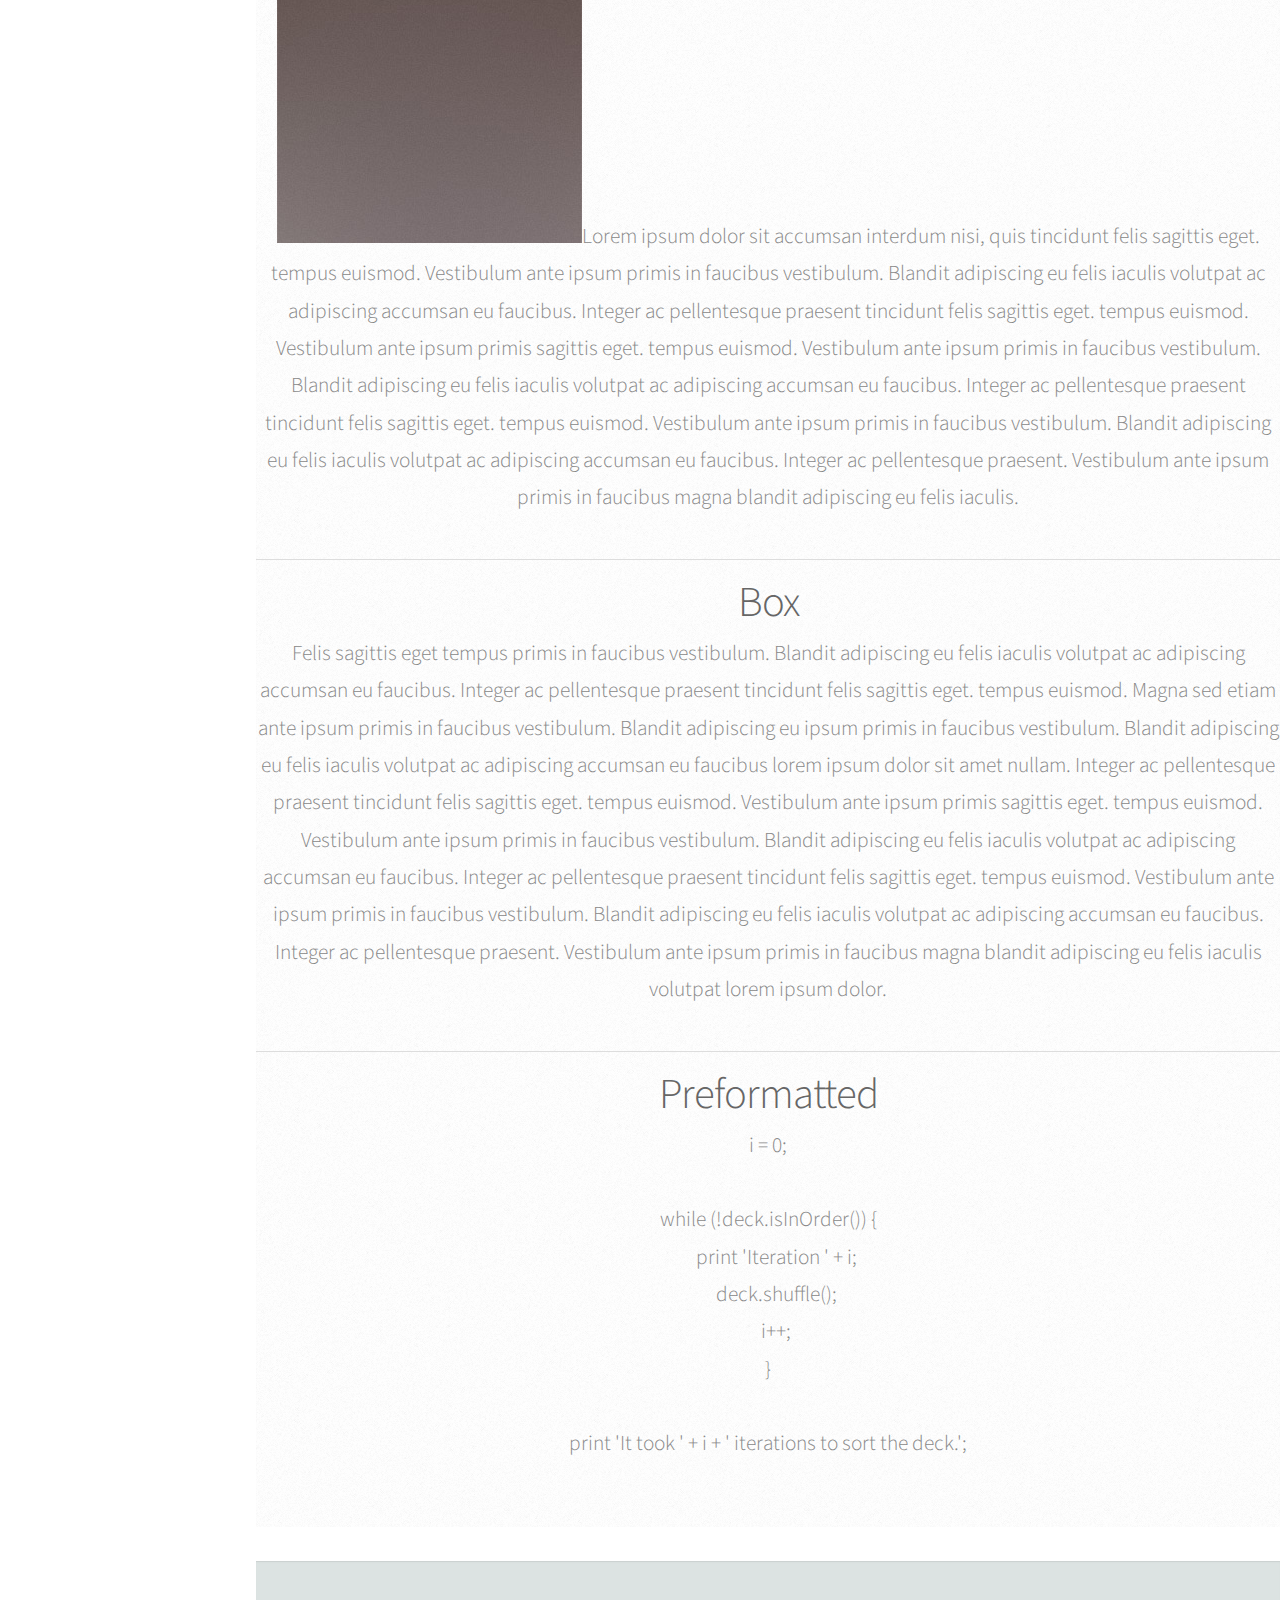
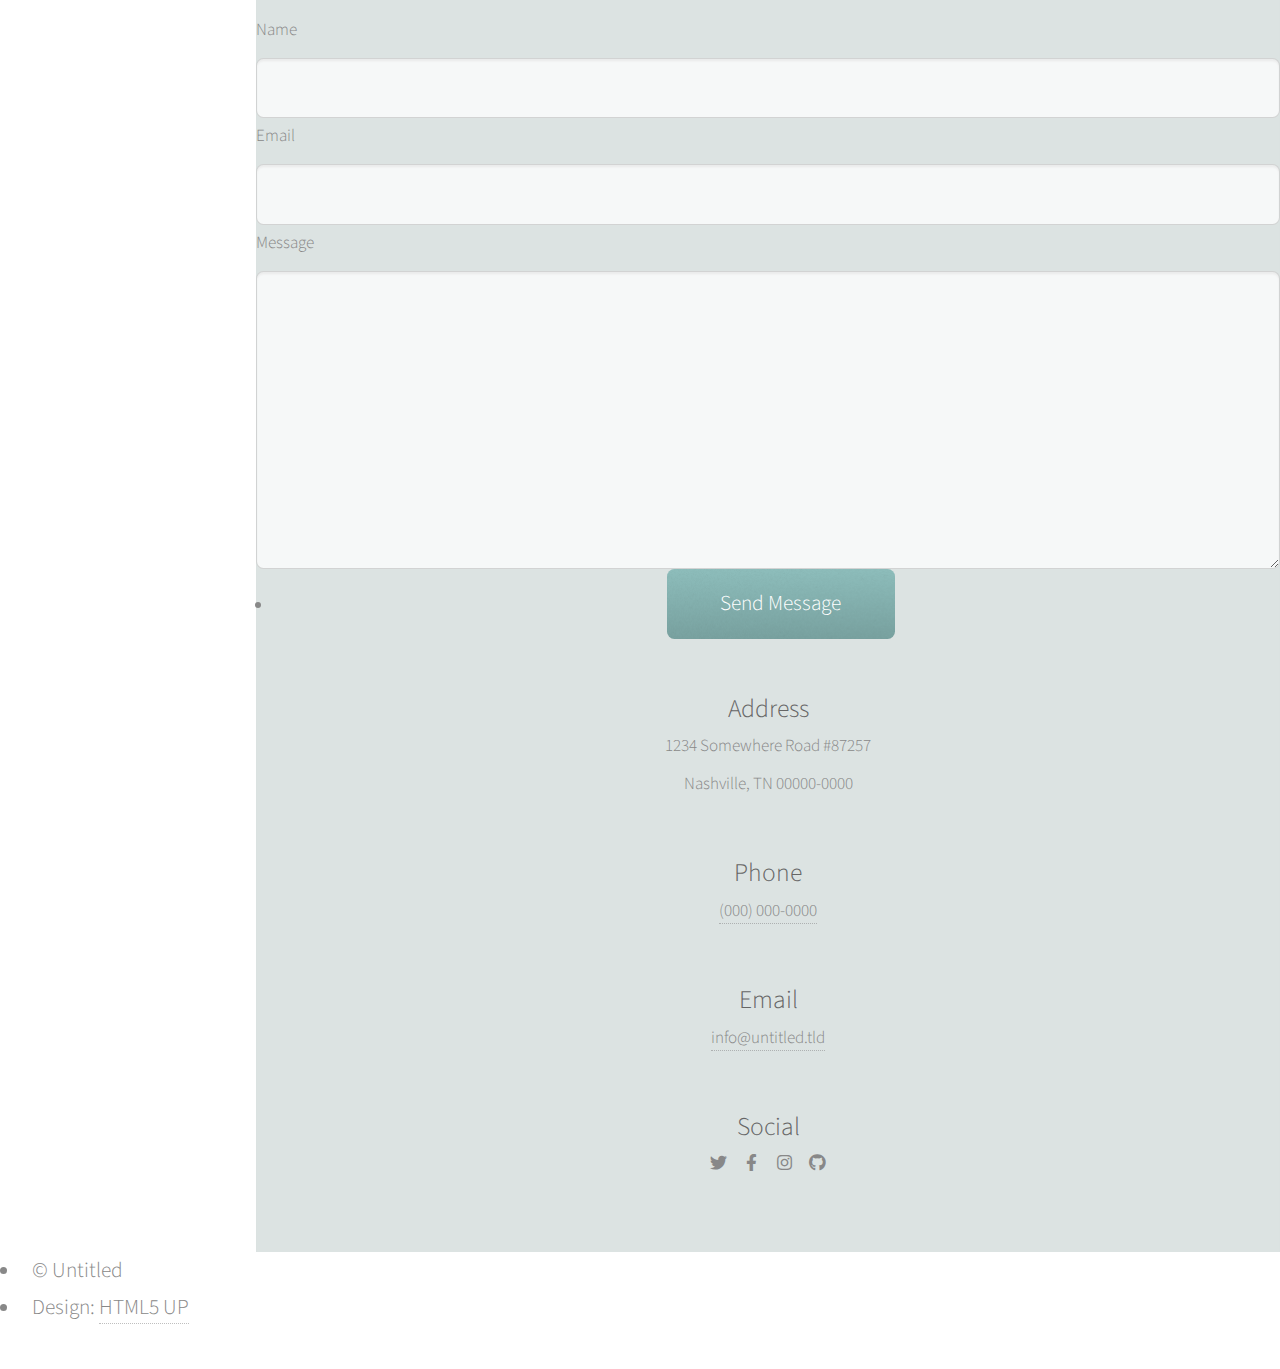
<file: elements.html>
<!DOCTYPE HTML>
<!--
	Massively by HTML5 UP
	html5up.net | @ajlkn
	Free for personal and commercial use under the CCA 3.0 license (html5up.net/license)
-->
<html>
	<head>
		<title>Elements Reference - Massively by HTML5 UP</title>
		<meta charset="utf-8" />
		<meta name="viewport" content="width=device-width, initial-scale=1, user-scalable=no" />
		<link rel="stylesheet" href="assets/css/main.css" />
		<noscript><link rel="stylesheet" href="assets/css/noscript.css" /></noscript>
	</head>
	<body class="is-preload">

		<!-- Wrapper -->
			<div id="wrapper">

				<!-- Header -->
					<header id="header">
						<a href="index.html" class="logo">Massively</a>
					</header>

				<!-- Nav -->
					<nav id="nav">
						<ul class="links">
							<li><a href="index.html">This is Massively</a></li>
							<li><a href="generic.html">Generic Page</a></li>
							<li class="active"><a href="elements.html">Elements Reference</a></li>
						</ul>
						<ul class="icons">
							<li><a href="#" class="icon brands fa-twitter"><span class="label">Twitter</span></a></li>
							<li><a href="#" class="icon brands fa-facebook-f"><span class="label">Facebook</span></a></li>
							<li><a href="#" class="icon brands fa-instagram"><span class="label">Instagram</span></a></li>
							<li><a href="#" class="icon brands fa-github"><span class="label">GitHub</span></a></li>
						</ul>
					</nav>

				<!-- Main -->
					<div id="main">

						<!-- Post -->
							<section class="post">
								<header class="major">
									<h1>Elements<br />
									Reference</h1>
								</header>

								<!-- Text stuff -->
									<h2>Text</h2>
									<p>This is <b>bold</b> and this is <strong>strong</strong>. This is <i>italic</i> and this is <em>emphasized</em>.
									This is <sup>superscript</sup> text and this is <sub>subscript</sub> text.
									This is <u>underlined</u> and this is code: <code>for (;;) { ... }</code>.
									Finally, this is a <a href="#">link</a>.</p>
									<hr />
									<h2>Heading Level 2</h2>
									<h3>Heading Level 3</h3>
									<h4>Heading Level 4</h4>
									<h5>Heading Level 5</h5>
									<h6>Heading Level 6</h6>
									<hr />
									<header>
										<h2>Heading with a Subtitle</h2>
										<p>Lorem ipsum dolor sit amet nullam id egestas urna aliquam</p>
									</header>
									<p>Nunc lacinia ante nunc ac lobortis. Interdum adipiscing gravida odio porttitor sem non mi integer non faucibus ornare mi ut ante amet placerat aliquet. Volutpat eu sed ante lacinia sapien lorem accumsan varius montes viverra nibh in adipiscing blandit tempus accumsan.</p>
									<header>
										<h3>Heading with a Subtitle</h3>
										<p>Lorem ipsum dolor sit amet nullam id egestas urna aliquam</p>
									</header>
									<p>Nunc lacinia ante nunc ac lobortis. Interdum adipiscing gravida odio porttitor sem non mi integer non faucibus ornare mi ut ante amet placerat aliquet. Volutpat eu sed ante lacinia sapien lorem accumsan varius montes viverra nibh in adipiscing blandit tempus accumsan.</p>
									<header>
										<h4>Heading with a Subtitle</h4>
										<p>Lorem ipsum dolor sit amet nullam id egestas urna aliquam</p>
									</header>
									<p>Nunc lacinia ante nunc ac lobortis. Interdum adipiscing gravida odio porttitor sem non mi integer non faucibus ornare mi ut ante amet placerat aliquet. Volutpat eu sed ante lacinia sapien lorem accumsan varius montes viverra nibh in adipiscing blandit tempus accumsan.</p>

									<hr />

								<!-- Lists -->
									<h2>Lists</h2>
									<div class="row">
										<div class="col-6 col-12-small">

											<h3>Unordered</h3>
											<ul>
												<li>Dolor pulvinar etiam.</li>
												<li>Sagittis lorem eleifend.</li>
												<li>Felis feugiat dolore viverra.</li>
												<li>Dolor pulvinar etiam.</li>
											</ul>

											<h3>Alternate</h3>
											<ul class="alt">
												<li>Dolor pulvinar etiam etiam.</li>
												<li>Sagittis adipiscing eleifend.</li>
												<li>Felis enim dolore viverra.</li>
												<li>Dolor pulvinar etiam etiam.</li>
											</ul>

										</div>
										<div class="col-6 col-12-small">

											<h3>Ordered</h3>
											<ol>
												<li>Dolor pulvinar etiam.</li>
												<li>Etiam vel felis at viverra.</li>
												<li>Felis enim feugiat magna.</li>
												<li>Etiam vel felis nullam.</li>
												<li>Felis enim et tempus.</li>
											</ol>

											<h3>Icons</h3>
											<ul class="icons">
												<li><a href="#" class="icon brands fa-twitter"><span class="label">Twitter</span></a></li>
												<li><a href="#" class="icon brands fa-facebook-f"><span class="label">Facebook</span></a></li>
												<li><a href="#" class="icon brands fa-instagram"><span class="label">Instagram</span></a></li>
												<li><a href="#" class="icon brands fa-github"><span class="label">Github</span></a></li>
												<li><a href="#" class="icon brands fa-dribbble"><span class="label">Dribbble</span></a></li>
											</ul>
											<ul class="icons alt">
												<li><a href="#" class="icon brands alt fa-twitter"><span class="label">Twitter</span></a></li>
												<li><a href="#" class="icon brands alt fa-facebook-f"><span class="label">Facebook</span></a></li>
												<li><a href="#" class="icon brands alt fa-instagram"><span class="label">Instagram</span></a></li>
												<li><a href="#" class="icon brands alt fa-github"><span class="label">Github</span></a></li>
												<li><a href="#" class="icon brands alt fa-dribbble"><span class="label">Dribbble</span></a></li>
											</ul>

										</div>
									</div>
									<h3>Definition</h3>
									<dl>
										<dt>Item 1</dt>
										<dd>
											<p>Lorem ipsum dolor vestibulum ante ipsum primis in faucibus vestibulum. Blandit adipiscing eu felis iaculis volutpat ac adipiscing accumsan eu faucibus. Integer ac pellentesque praesent.</p>
										</dd>
										<dt>Item 2</dt>
										<dd>
											<p>Lorem ipsum dolor vestibulum ante ipsum primis in faucibus vestibulum. Blandit adipiscing eu felis iaculis volutpat ac adipiscing accumsan eu faucibus. Integer ac pellentesque praesent.</p>
										</dd>
										<dt>Item 3</dt>
										<dd>
											<p>Lorem ipsum dolor vestibulum ante ipsum primis in faucibus vestibulum. Blandit adipiscing eu felis iaculis volutpat ac adipiscing accumsan eu faucibus. Integer ac pellentesque praesent.</p>
										</dd>
									</dl>

									<h3>Actions</h3>
									<ul class="actions">
										<li><a href="#" class="button primary">Primary</a></li>
										<li><a href="#" class="button">Default</a></li>
									</ul>
									<ul class="actions small">
										<li><a href="#" class="button primary small">Small</a></li>
										<li><a href="#" class="button small">Small</a></li>
									</ul>
									<div class="row">
										<div class="col-6 col-12-small">
											<ul class="actions stacked">
												<li><a href="#" class="button primary">Default</a></li>
												<li><a href="#" class="button">Default</a></li>
											</ul>
										</div>
										<div class="col-6 col-12-small">
											<ul class="actions stacked">
												<li><a href="#" class="button primary small">Small</a></li>
												<li><a href="#" class="button small">Small</a></li>
											</ul>
										</div>
									</div>
									<div class="row">
										<div class="col-6 col-12-small">
											<ul class="actions stacked">
												<li><a href="#" class="button primary fit">Default</a></li>
												<li><a href="#" class="button fit">Default</a></li>
											</ul>
										</div>
										<div class="col-6 col-12-small">
											<ul class="actions stacked">
												<li><a href="#" class="button primary small fit">Small</a></li>
												<li><a href="#" class="button small fit">Small</a></li>
											</ul>
										</div>
									</div>

									<hr />

								<!-- Blockquote -->
									<h2>Blockquote</h2>
									<blockquote>Fringilla nisl. Donec accumsan interdum nisi, quis tincidunt felis sagittis eget tempus euismod. Vestibulum ante ipsum primis in faucibus vestibulum. Blandit adipiscing eu felis iaculis volutpat ac adipiscing accumsan faucibus. Vestibulum ante ipsum primis in faucibus vestibulum. Blandit adipiscing eu felis.</blockquote>

									<hr />

								<!-- Table -->
									<h2>Table</h2>

									<h3>Default</h3>
									<div class="table-wrapper">
										<table>
											<thead>
												<tr>
													<th>Name</th>
													<th>Description</th>
													<th>Price</th>
												</tr>
											</thead>
											<tbody>
												<tr>
													<td>Item 1</td>
													<td>Ante turpis integer aliquet porttitor.</td>
													<td>29.99</td>
												</tr>
												<tr>
													<td>Item 2</td>
													<td>Vis ac commodo adipiscing arcu aliquet.</td>
													<td>19.99</td>
												</tr>
												<tr>
													<td>Item 3</td>
													<td> Morbi faucibus arcu accumsan lorem.</td>
													<td>29.99</td>
												</tr>
												<tr>
													<td>Item 4</td>
													<td>Vitae integer tempus condimentum.</td>
													<td>19.99</td>
												</tr>
												<tr>
													<td>Item 5</td>
													<td>Ante turpis integer aliquet porttitor.</td>
													<td>29.99</td>
												</tr>
											</tbody>
											<tfoot>
												<tr>
													<td colspan="2"></td>
													<td>100.00</td>
												</tr>
											</tfoot>
										</table>
									</div>

									<h3>Alternate</h3>
									<div class="table-wrapper">
										<table class="alt">
											<thead>
												<tr>
													<th>Name</th>
													<th>Description</th>
													<th>Price</th>
												</tr>
											</thead>
											<tbody>
												<tr>
													<td>Item 1</td>
													<td>Ante turpis integer aliquet porttitor.</td>
													<td>29.99</td>
												</tr>
												<tr>
													<td>Item 2</td>
													<td>Vis ac commodo adipiscing arcu aliquet.</td>
													<td>19.99</td>
												</tr>
												<tr>
													<td>Item 3</td>
													<td> Morbi faucibus arcu accumsan lorem.</td>
													<td>29.99</td>
												</tr>
												<tr>
													<td>Item 4</td>
													<td>Vitae integer tempus condimentum.</td>
													<td>19.99</td>
												</tr>
												<tr>
													<td>Item 5</td>
													<td>Ante turpis integer aliquet porttitor.</td>
													<td>29.99</td>
												</tr>
											</tbody>
											<tfoot>
												<tr>
													<td colspan="2"></td>
													<td>100.00</td>
												</tr>
											</tfoot>
										</table>
									</div>

									<hr />

								<!-- Buttons -->
									<h2>Buttons</h2>
									<ul class="actions">
										<li><a href="#" class="button primary">Primary</a></li>
										<li><a href="#" class="button">Default</a></li>
									</ul>
									<ul class="actions">
										<li><a href="#" class="button primary large">Large</a></li>
										<li><a href="#" class="button">Default</a></li>
										<li><a href="#" class="button small">Small</a></li>
									</ul>
									<ul class="actions fit">
										<li><a href="#" class="button primary fit">Fit</a></li>
										<li><a href="#" class="button fit">Fit</a></li>
									</ul>
									<ul class="actions fit small">
										<li><a href="#" class="button primary fit small">Fit + Small</a></li>
										<li><a href="#" class="button fit small">Fit + Small</a></li>
									</ul>
									<ul class="actions">
										<li><a href="#" class="button primary icon solid fa-search">Icon</a></li>
										<li><a href="#" class="button icon solid fa-download">Icon</a></li>
									</ul>
									<ul class="actions">
										<li><span class="button primary disabled">Primary</span></li>
										<li><span class="button disabled">Default</span></li>
									</ul>

									<hr />

								<!-- Form -->
									<h2>Form</h2>

									<form method="post" action="#">
										<div class="row gtr-uniform">
											<div class="col-6 col-12-xsmall">
												<input type="text" name="demo-name" id="demo-name" value="" placeholder="Name" />
											</div>
											<div class="col-6 col-12-xsmall">
												<input type="email" name="demo-email" id="demo-email" value="" placeholder="Email" />
											</div>
											<!-- Break -->
											<div class="col-12">
												<select name="demo-category" id="demo-category">
													<option value="">- Category -</option>
													<option value="1">Manufacturing</option>
													<option value="1">Shipping</option>
													<option value="1">Administration</option>
													<option value="1">Human Resources</option>
												</select>
											</div>
											<!-- Break -->
											<div class="col-4 col-12-small">
												<input type="radio" id="demo-priority-low" name="demo-priority" checked>
												<label for="demo-priority-low">Low</label>
											</div>
											<div class="col-4 col-12-small">
												<input type="radio" id="demo-priority-normal" name="demo-priority">
												<label for="demo-priority-normal">Normal</label>
											</div>
											<div class="col-4 col-12-small">
												<input type="radio" id="demo-priority-high" name="demo-priority">
												<label for="demo-priority-high">High</label>
											</div>
											<!-- Break -->
											<div class="col-6 col-12-small">
												<input type="checkbox" id="demo-copy" name="demo-copy">
												<label for="demo-copy">Email me a copy</label>
											</div>
											<div class="col-6 col-12-small">
												<input type="checkbox" id="demo-human" name="demo-human" checked>
												<label for="demo-human">I am a human</label>
											</div>
											<!-- Break -->
											<div class="col-12">
												<textarea name="demo-message" id="demo-message" placeholder="Enter your message" rows="6"></textarea>
											</div>
											<!-- Break -->
											<div class="col-12">
												<ul class="actions">
													<li><input type="submit" value="Send Message" class="primary" /></li>
													<li><input type="reset" value="Reset" /></li>
												</ul>
											</div>
										</div>
									</form>

									<hr />

								<!-- Image -->
									<h2>Image</h2>

									<h3>Fit</h3>
									<span class="image fit"><img src="images/pic01.jpg" alt="" /></span>
									<div class="box alt">
										<div class="row gtr-50 gtr-uniform">
											<div class="col-4"><span class="image fit"><img src="images/pic02.jpg" alt="" /></span></div>
											<div class="col-4"><span class="image fit"><img src="images/pic03.jpg" alt="" /></span></div>
											<div class="col-4"><span class="image fit"><img src="images/pic04.jpg" alt="" /></span></div>
											<!-- Break -->
											<div class="col-4"><span class="image fit"><img src="images/pic04.jpg" alt="" /></span></div>
											<div class="col-4"><span class="image fit"><img src="images/pic02.jpg" alt="" /></span></div>
											<div class="col-4"><span class="image fit"><img src="images/pic03.jpg" alt="" /></span></div>
											<!-- Break -->
											<div class="col-4"><span class="image fit"><img src="images/pic03.jpg" alt="" /></span></div>
											<div class="col-4"><span class="image fit"><img src="images/pic04.jpg" alt="" /></span></div>
											<div class="col-4"><span class="image fit"><img src="images/pic02.jpg" alt="" /></span></div>
										</div>
									</div>

									<h3>Left &amp; Right</h3>
									<p><span class="image left"><img src="images/pic08.jpg" alt="" /></span>Lorem ipsum dolor sit accumsan interdum nisi, quis tincidunt felis sagittis eget. tempus euismod. Vestibulum ante ipsum primis in faucibus vestibulum. Blandit adipiscing eu felis iaculis volutpat ac adipiscing accumsan eu faucibus. Integer ac pellentesque praesent tincidunt felis sagittis eget. tempus euismod. Vestibulum ante ipsum primis sagittis eget. tempus euismod. Vestibulum ante ipsum primis in faucibus vestibulum. Blandit adipiscing eu felis iaculis volutpat ac adipiscing accumsan eu faucibus. Integer ac pellentesque praesent tincidunt felis sagittis eget. tempus euismod. Vestibulum ante ipsum primis in faucibus vestibulum. Blandit adipiscing eu felis iaculis volutpat ac adipiscing accumsan eu faucibus. Integer ac pellentesque praesent. Vestibulum ante ipsum primis in faucibus magna blandit adipiscing eu felis iaculis.</p>
									<p><span class="image right"><img src="images/pic09.jpg" alt="" /></span>Lorem ipsum dolor sit accumsan interdum nisi, quis tincidunt felis sagittis eget. tempus euismod. Vestibulum ante ipsum primis in faucibus vestibulum. Blandit adipiscing eu felis iaculis volutpat ac adipiscing accumsan eu faucibus. Integer ac pellentesque praesent tincidunt felis sagittis eget. tempus euismod. Vestibulum ante ipsum primis sagittis eget. tempus euismod. Vestibulum ante ipsum primis in faucibus vestibulum. Blandit adipiscing eu felis iaculis volutpat ac adipiscing accumsan eu faucibus. Integer ac pellentesque praesent tincidunt felis sagittis eget. tempus euismod. Vestibulum ante ipsum primis in faucibus vestibulum. Blandit adipiscing eu felis iaculis volutpat ac adipiscing accumsan eu faucibus. Integer ac pellentesque praesent. Vestibulum ante ipsum primis in faucibus magna blandit adipiscing eu felis iaculis.</p>

									<hr />

								<!-- Box -->
									<h2>Box</h2>
									<div class="box">
										<p>Felis sagittis eget tempus primis in faucibus vestibulum. Blandit adipiscing eu felis iaculis volutpat ac adipiscing accumsan eu faucibus. Integer ac pellentesque praesent tincidunt felis sagittis eget. tempus euismod. Magna sed etiam ante ipsum primis in faucibus vestibulum. Blandit adipiscing eu ipsum primis in faucibus vestibulum. Blandit adipiscing eu felis iaculis volutpat ac adipiscing accumsan eu faucibus lorem ipsum dolor sit amet nullam. Integer ac pellentesque praesent tincidunt felis sagittis eget. tempus euismod. Vestibulum ante ipsum primis sagittis eget. tempus euismod. Vestibulum ante ipsum primis in faucibus vestibulum. Blandit adipiscing eu felis iaculis volutpat ac adipiscing accumsan eu faucibus. Integer ac pellentesque praesent tincidunt felis sagittis eget. tempus euismod. Vestibulum ante ipsum primis in faucibus vestibulum. Blandit adipiscing eu felis iaculis volutpat ac adipiscing accumsan eu faucibus. Integer ac pellentesque praesent. Vestibulum ante ipsum primis in faucibus magna blandit adipiscing eu felis iaculis volutpat lorem ipsum dolor.</p>
									</div>

									<hr />

								<!-- Preformatted Code -->
									<h2>Preformatted</h2>
									<pre><code>i = 0;

while (!deck.isInOrder()) {
    print 'Iteration ' + i;
    deck.shuffle();
    i++;
}

print 'It took ' + i + ' iterations to sort the deck.';
</code></pre>

							</section>

					</div>

				<!-- Footer -->
					<footer id="footer">
						<section>
							<form method="post" action="#">
								<div class="fields">
									<div class="field">
										<label for="name">Name</label>
										<input type="text" name="name" id="name" />
									</div>
									<div class="field">
										<label for="email">Email</label>
										<input type="text" name="email" id="email" />
									</div>
									<div class="field">
										<label for="message">Message</label>
										<textarea name="message" id="message" rows="3"></textarea>
									</div>
								</div>
								<ul class="actions">
									<li><input type="submit" value="Send Message" /></li>
								</ul>
							</form>
						</section>
						<section class="split contact">
							<section class="alt">
								<h3>Address</h3>
								<p>1234 Somewhere Road #87257<br />
								Nashville, TN 00000-0000</p>
							</section>
							<section>
								<h3>Phone</h3>
								<p><a href="#">(000) 000-0000</a></p>
							</section>
							<section>
								<h3>Email</h3>
								<p><a href="#">info@untitled.tld</a></p>
							</section>
							<section>
								<h3>Social</h3>
								<ul class="icons alt">
									<li><a href="#" class="icon brands alt fa-twitter"><span class="label">Twitter</span></a></li>
									<li><a href="#" class="icon brands alt fa-facebook-f"><span class="label">Facebook</span></a></li>
									<li><a href="#" class="icon brands alt fa-instagram"><span class="label">Instagram</span></a></li>
									<li><a href="#" class="icon brands alt fa-github"><span class="label">GitHub</span></a></li>
								</ul>
							</section>
						</section>
					</footer>

				<!-- Copyright -->
					<div id="copyright">
						<ul><li>&copy; Untitled</li><li>Design: <a href="https://html5up.net">HTML5 UP</a></li></ul>
					</div>

			</div>

		<!-- Scripts -->
			<script src="assets/js/jquery.min.js"></script>
			<script src="assets/js/jquery.scrollex.min.js"></script>
			<script src="assets/js/jquery.scrolly.min.js"></script>
			<script src="assets/js/browser.min.js"></script>
			<script src="assets/js/breakpoints.min.js"></script>
			<script src="assets/js/util.js"></script>
			<script src="assets/js/main.js"></script>

	</body>
</html>
</file>
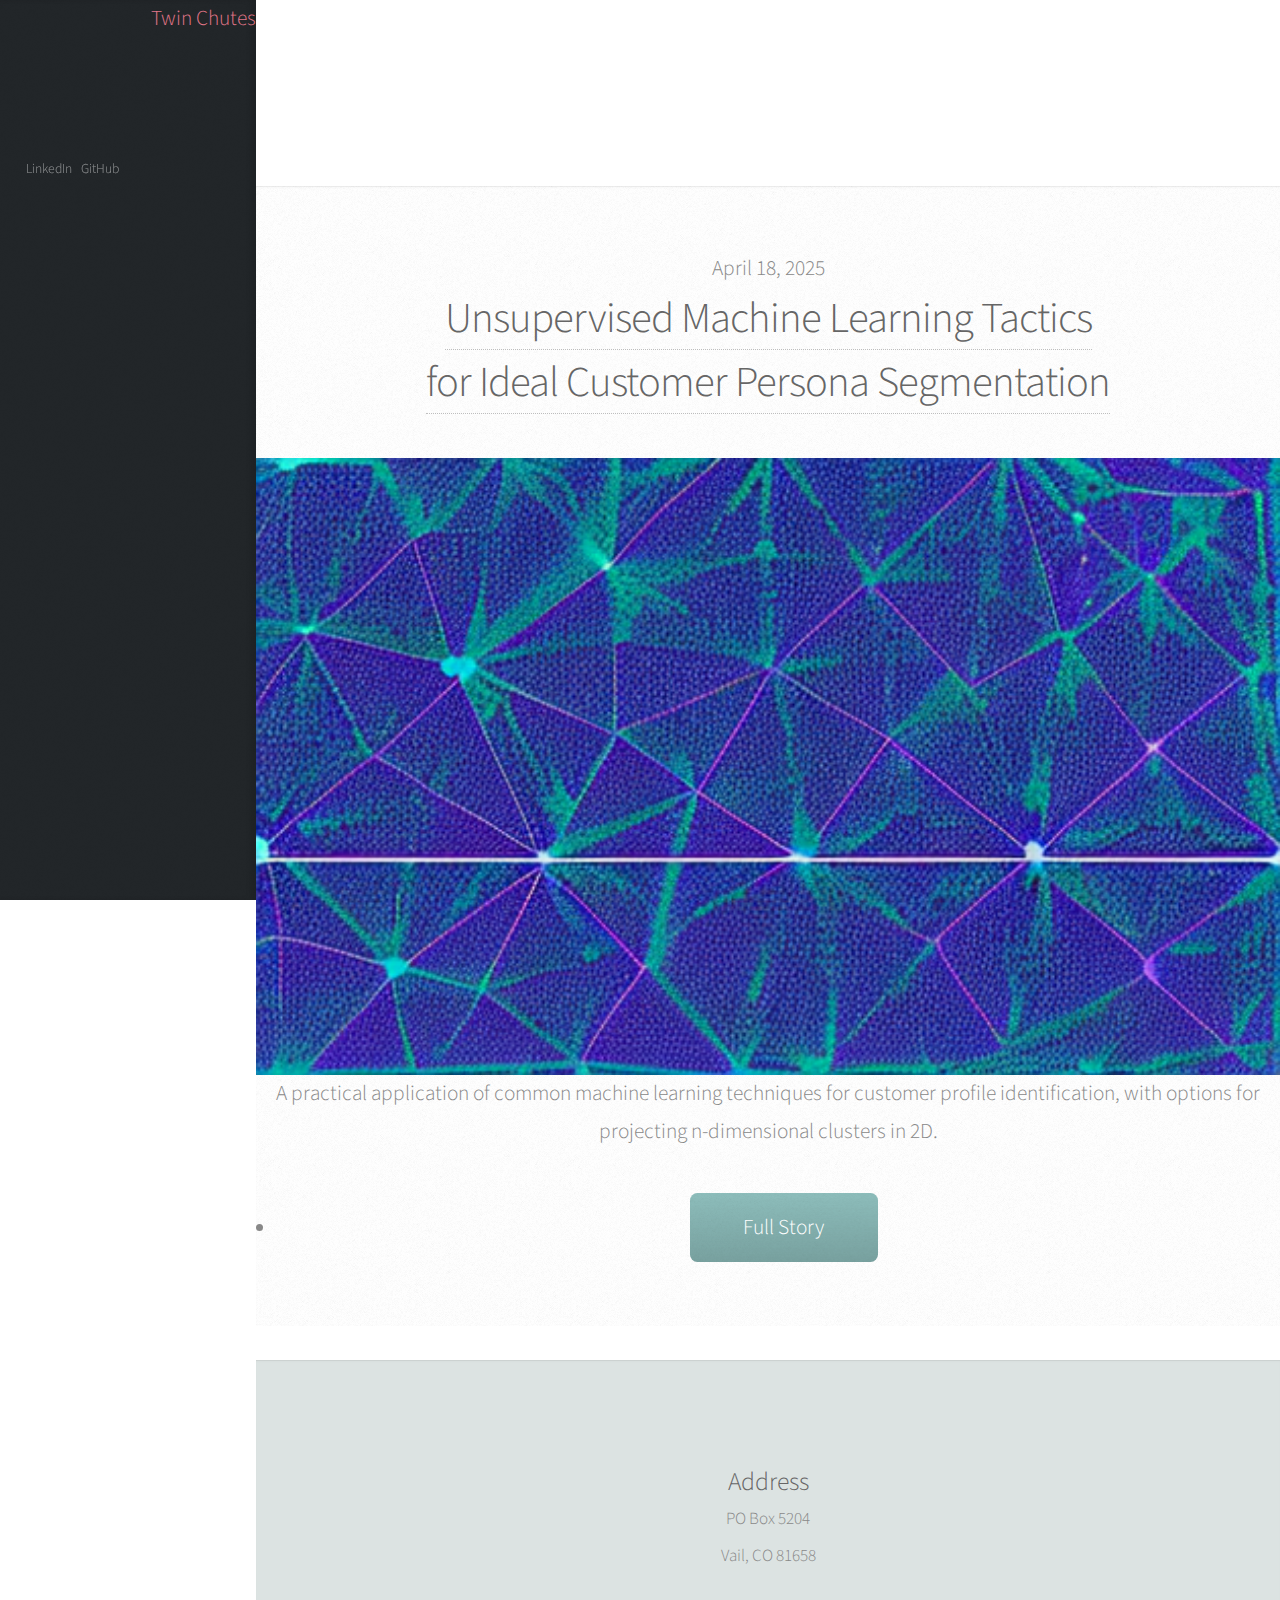
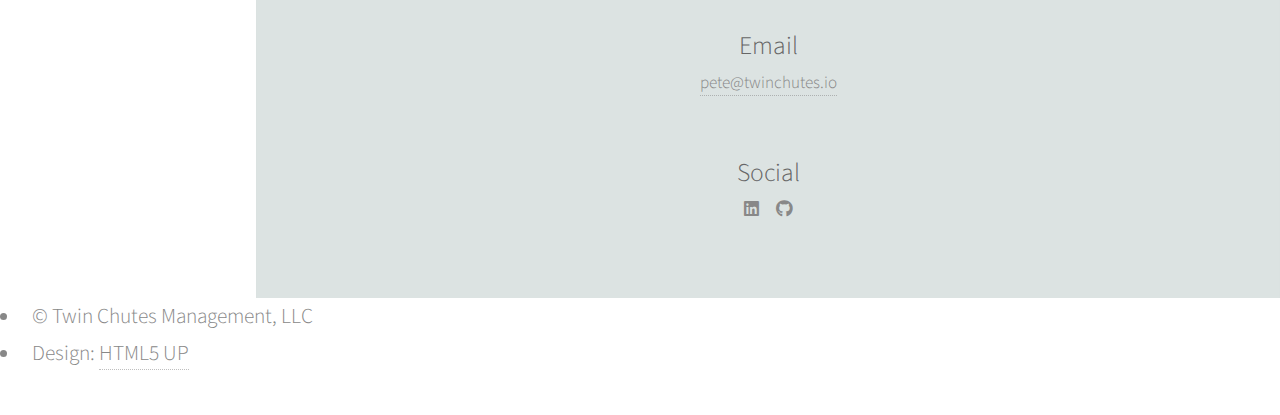
<file: generic.html>
<!DOCTYPE HTML>
<!--
	Massively by HTML5 UP
	html5up.net | @ajlkn
	Free for personal and commercial use under the CCA 3.0 license (html5up.net/license)
-->
<html>
	<head>
		<title>Twin Chutes | Data Management</title>
		<meta charset="utf-8" />
		<meta name="viewport" content="width=device-width, initial-scale=1, user-scalable=no" />
		<link rel="stylesheet" href="assets/css/main.css" />
		<noscript><link rel="stylesheet" href="assets/css/noscript.css" /></noscript>
	</head>
	<!-- Start of HubSpot Embed Code -->
	<script type="text/javascript" id="hs-script-loader" async defer src="//js-na2.hs-scripts.com/242590355.js"></script>
	<!-- End of HubSpot Embed Code -->

	<!-- Google tag (gtag.js) -->
	<script async src="https://www.googletagmanager.com/gtag/js?id=G-YLJ215KSF2"></script>
	<script>
	window.dataLayer = window.dataLayer || [];
	function gtag(){dataLayer.push(arguments);}
	gtag('js', new Date());

	gtag('config', 'G-YLJ215KSF2');
	</script>
	<body class="is-preload">

		<!-- Wrapper -->
			<div id="wrapper">

				<!-- Header -->
					<header id="header">
						<a href="index.html" class="logo">Twin Chutes</a>
					</header>

				<!-- Nav -->
					<nav id="nav">
						<ul class="links">
							<li><a href="index.html">Home</a></li>
							<li class="active"><a href="generic.html">Resources</a></li>
							<!-- <li><a href="elements.html">Elements Reference</a></li> -->
						</ul>
						<ul class="icons">
							<li><a href="https://www.linkedin.com/in/peterosorio/" class="icon brands fa-linkedin"><span class="label">LinkedIn</span></a></li>
							<!-- <li><a href="#" class="icon brands fa-facebook-f"><span class="label">Facebook</span></a></li>
							<li><a href="#" class="icon brands fa-instagram"><span class="label">Instagram</span></a></li> -->
							<li><a href="https://github.com/twinchutes" class="icon brands fa-github"><span class="label">GitHub</span></a></li>
						</ul>
					</nav>

				<!-- Main -->
					<div id="main">

						<!-- Post -->
							<!-- <section class="post">
								<header class="major">
									<span class="date">April 18, 2025</span>
									<h1>This is a<br />
									Generic Page</h1>
									<p>Aenean ornare velit lacus varius enim ullamcorper proin aliquam<br />
									facilisis ante sed etiam magna interdum congue. Lorem ipsum dolor<br />
									amet nullam sed etiam veroeros.</p>
								</header>
								<div class="image main"><img src="images/pic01.jpg" alt="" /></div>
								<p>Donec eget ex magna. Interdum et malesuada fames ac ante ipsum primis in faucibus. Pellentesque venenatis dolor imperdiet dolor mattis sagittis. Praesent rutrum sem diam, vitae egestas enim auctor sit amet. Pellentesque leo mauris, consectetur id ipsum sit amet, fergiat. Pellentesque in mi eu massa lacinia malesuada et a elit. Donec urna ex, lacinia in purus ac, pretium pulvinar mauris. Nunc lorem mauris, fringilla in aliquam at, euismod in lectus. Pellentesque habitant morbi tristique senectus et netus et malesuada fames ac turpis egestas. Curabitur sapien risus, commodo eget turpis at, elementum convallis enim turpis, lorem ipsum dolor sit amet nullam.</p>
								<p>Lorem ipsum dolor sit amet, consectetur adipiscing elit. Duis dapibus rutrum facilisis. Class aptent taciti sociosqu ad litora torquent per conubia nostra, per inceptos himenaeos. Etiam tristique libero eu nibh porttitor fermentum. Nullam venenatis erat id vehicula viverra. Nunc ultrices eros ut ultricies condimentum. Mauris risus lacus, blandit sit amet venenatis non, bibendum vitae dolor. Nunc lorem mauris, fringilla in aliquam at, euismod in lectus. Pellentesque habitant morbi tristique senectus et netus et malesuada fames ac turpis egestas. In non lorem sit amet elit placerat maximus. Pellentesque aliquam maximus risus. Donec eget ex magna. Interdum et malesuada fames ac ante ipsum primis in faucibus. Pellentesque venenatis dolor imperdiet dolor mattis sagittis. Praesent rutrum sem diam, vitae egestas enim auctor sit amet. Pellentesque leo mauris, consectetur id ipsum.</p>
							</section> -->
						<!-- Posts -->
						<section class="posts">
							<article>
								<header>
									<span class="date">April 18, 2025</span>
									<h2><a href="unsupervised-ml-for-market-segmentation.html">Unsupervised Machine Learning Tactics<br />
									for Ideal Customer Persona Segmentation</a></h2>
								</header>
								<a href="unsupervised-ml-for-market-segmentation.html" class="image fit"><img src="images/unsupervised_slide_2025-04-21.png" alt="" /></a>
								<p>A practical application of common machine learning techniques for customer profile identification, with options for projecting n-dimensional clusters in 2D.</p>
								<ul class="actions special">
									<li><a href="unsupervised-ml-for-market-segmentation.html" class="button">Full Story</a></li>
								</ul>
							</article>
						</section>
					</div>

				<!-- Footer -->
					<footer id="footer">
						<section>
							<script src="https://js-na2.hsforms.net/forms/embed/242590355.js" defer></script>
							<div class="hs-form-frame" data-region="na2" data-form-id="1c0ee81c-eeb2-4232-a6f7-4079b02bf128" data-portal-id="242590355"></div>
							<!-- <form method="post" action="#">
								<div class="fields">
									<div class="field">
										<label for="name">Name</label>
										<input type="text" name="name" id="name" />
									</div>
									<div class="field">
										<label for="email">Email</label>
										<input type="text" name="email" id="email" />
									</div>
									<div class="field">
										<label for="message">Message</label>
										<textarea name="message" id="message" rows="3"></textarea>
									</div>
								</div>
								<ul class="actions">
									<li><input type="submit" value="Send Message" /></li>
								</ul>
							</form> -->
						</section>
						<section class="split contact">
							<section class="alt">
								<h3>Address</h3>
								<p>PO Box 5204<br />
								Vail, CO 81658</p>
							</section>
							<!-- <section>
								<h3>Phone</h3>
								<p><a href="#">(000) 000-0000</a></p>
							</section> -->
							<section>
								<h3>Email</h3>
								<p><a href="mailto:pete@twinchutes.io?subject=Schedule a consultation">pete@twinchutes.io</a></p>
							</section>
							<section>
								<h3>Social</h3>
								<ul class="icons alt">
									<li><a href="https://www.linkedin.com/in/peterosorio/" class="icon brands alt fa-linkedin"><span class="label">Twitter</span></a></li>
									<!-- <li><a href="#" class="icon brands alt fa-facebook-f"><span class="label">Facebook</span></a></li>
									<li><a href="#" class="icon brands alt fa-instagram"><span class="label">Instagram</span></a></li> -->
									<li><a href="https://github.com/twinchutes" class="icon brands alt fa-github"><span class="label">GitHub</span></a></li>
								</ul>
							</section>
						</section>
					</footer>

				<!-- Copyright -->
					<div id="copyright">
						<ul><li>&copy; Twin Chutes Management, LLC</li><li>Design: <a href="https://html5up.net">HTML5 UP</a></li></ul>
					</div>

			</div>

		<!-- Scripts -->
			<script src="assets/js/jquery.min.js"></script>
			<script src="assets/js/jquery.scrollex.min.js"></script>
			<script src="assets/js/jquery.scrolly.min.js"></script>
			<script src="assets/js/browser.min.js"></script>
			<script src="assets/js/breakpoints.min.js"></script>
			<script src="assets/js/util.js"></script>
			<script src="assets/js/main.js"></script>

	</body>
</html>
</file>
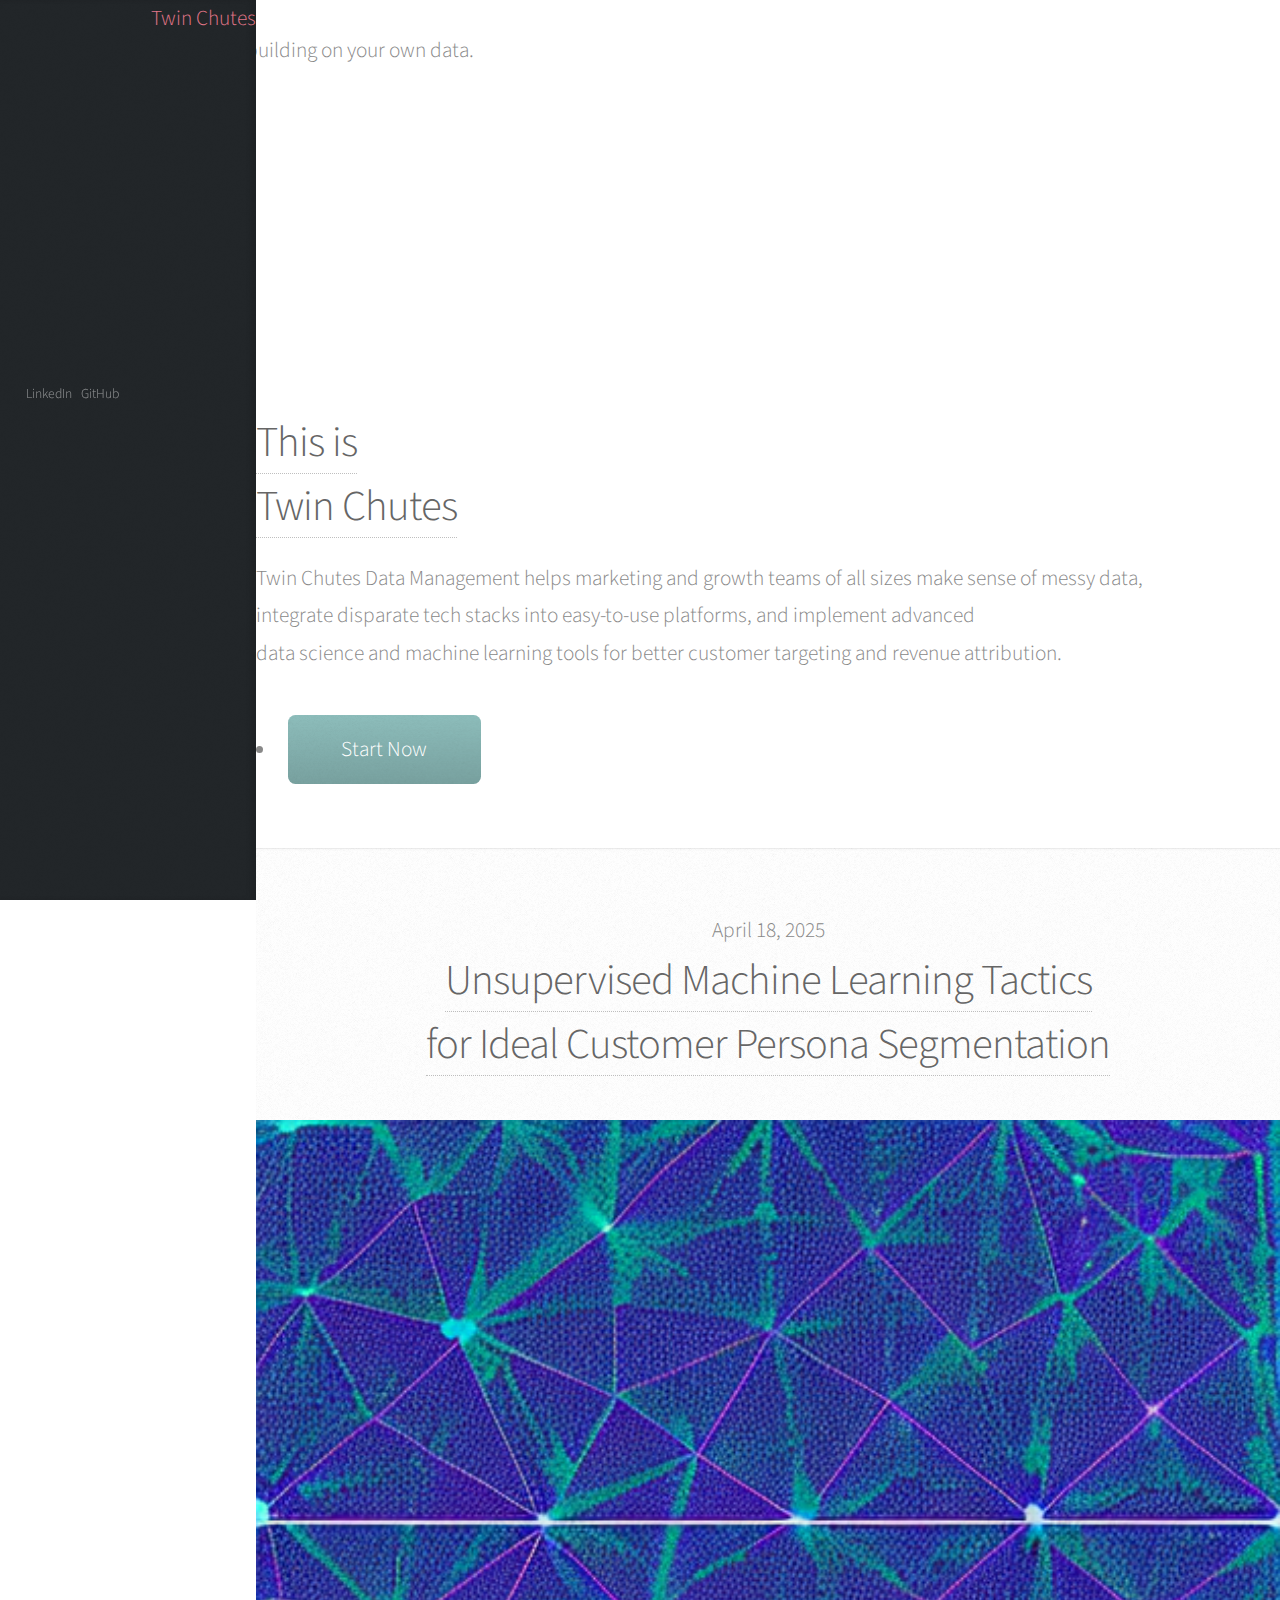
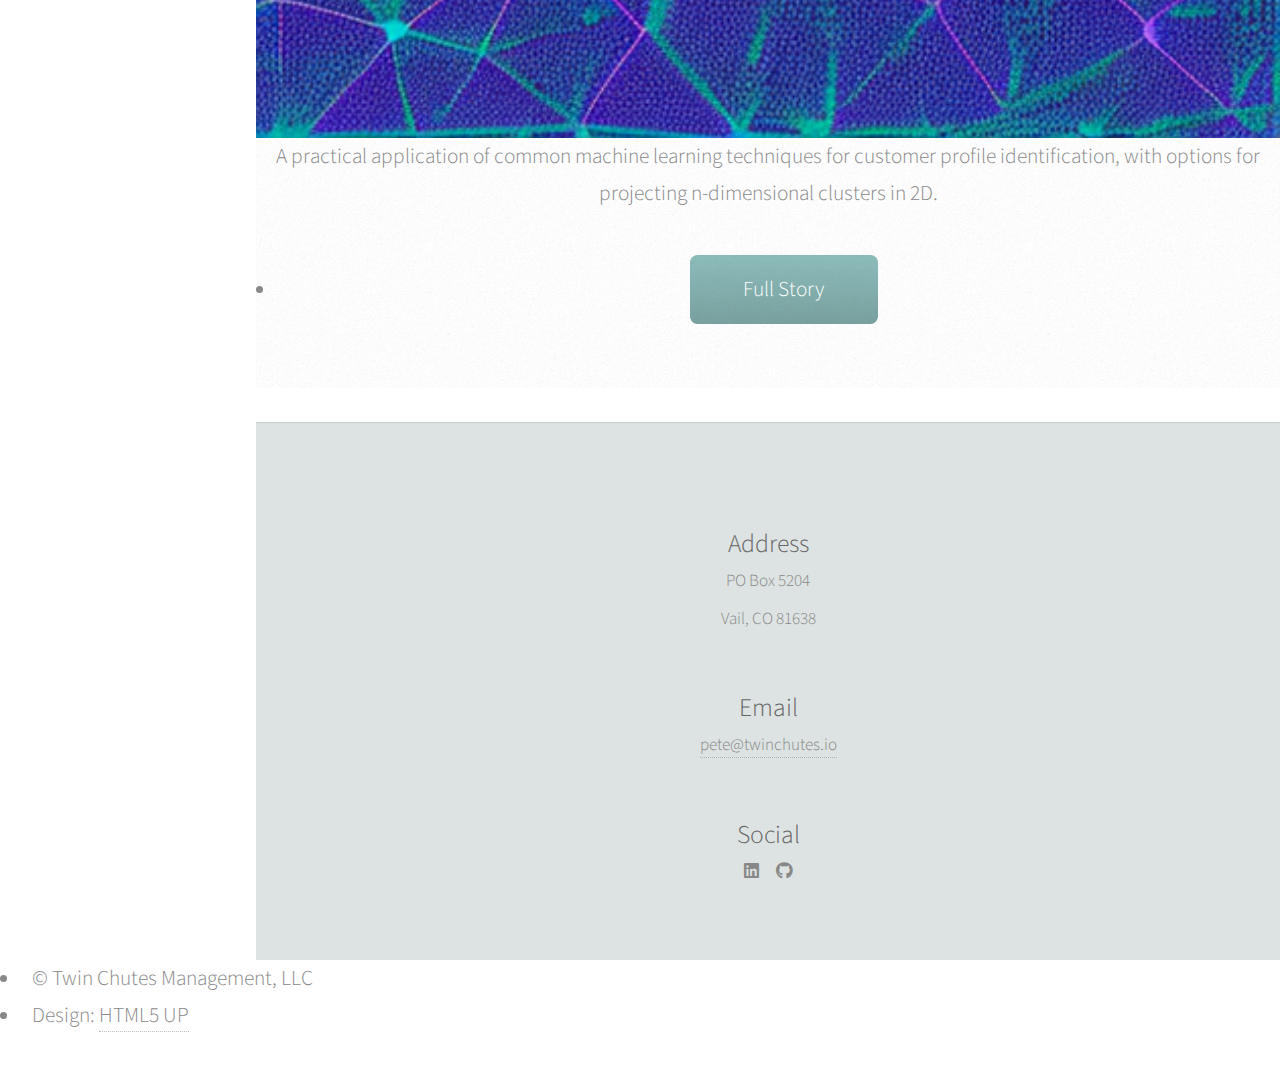
<file: index-old.html>
<!DOCTYPE HTML>
<!--
	Massively by HTML5 UP
	html5up.net | @ajlkn
	Free for personal and commercial use under the CCA 3.0 license (html5up.net/license)
-->
<html>
	<head>
		<title>Twin Chutes Analytics</title>
		<meta charset="utf-8" />
		<meta name="viewport" content="width=device-width, initial-scale=1, user-scalable=no" />
		<link rel="stylesheet" href="assets/css/main.css" />
		<noscript><link rel="stylesheet" href="assets/css/noscript.css" /></noscript>
	</head>
	<!-- Start of HubSpot Embed Code -->
	<script type="text/javascript" id="hs-script-loader" async defer src="//js-na2.hs-scripts.com/242590355.js"></script>
	<!-- End of HubSpot Embed Code -->

	<!-- Google tag (gtag.js) -->
	<script async src="https://www.googletagmanager.com/gtag/js?id=G-YLJ215KSF2"></script>
	<script>
	window.dataLayer = window.dataLayer || [];
	function gtag(){dataLayer.push(arguments);}
	gtag('js', new Date());

	gtag('config', 'G-YLJ215KSF2');
	</script>
	<body class="is-preload">

		<!-- Wrapper -->
			<div id="wrapper" class="fade-in">

				<!-- Intro -->
					<div id="intro">
						<h1>Twin Chutes Analytics</h1>
						<p>Strengthen your business by building on your own data.</a><br /></p>
						<ul class="actions">
							<li><a href="#header" class="button icon solid solo fa-arrow-down scrolly">Continue</a></li>
						</ul>
					</div>

				<!-- Header -->
					<header id="header">
						<a href="index.html" class="logo">Twin Chutes</a>
					</header>

				<!-- Nav -->
					<nav id="nav">
						<ul class="links">
							<li class="active"><a href="index.html">Home</a></li>
							<li><a href="generic.html">Resources</a></li>
							<!-- <li><a href="elements.html">Elements Reference</a></li> -->
						</ul>
						<ul class="icons">
							<li><a href="https://www.linkedin.com/in/peterosorio/" class="icon brands fa-linkedin"><span class="label">LinkedIn</span></a></li>
							<!-- <li><a href="#" class="icon brands fa-facebook-f"><span class="label">Facebook</span></a></li>
							<li><a href="#" class="icon brands fa-instagram"><span class="label">Instagram</span></a></li> -->
							<li><a href="https://github.com/twinchutes" class="icon brands fa-github"><span class="label">GitHub</span></a></li>
						</ul>
					</nav>

				<!-- Main -->
					<div id="main">

						<!-- Featured Post -->
							<article class="post featured">
								<header class="major">
									<!-- <span class="date">April 25, 2017</span> -->
									<h2><a href="#">This is<br />
									Twin Chutes</a></h2>
									<p>Twin Chutes Data Management helps marketing and growth teams of all sizes make sense of messy data,<br />
									integrate disparate tech stacks into easy-to-use platforms, and implement advanced<br />
									data science and machine learning tools for better customer targeting and revenue attribution.</p>
								</header>
								<!-- <a href="#" class="image main"><img src="images/pic01.jpg" alt="" /></a> -->
								<ul class="actions special">
									<li><a href="mailto:pete@twinchutes.io?subject=Schedule a consultation" class="button large">Start Now</a></li>
								</ul>
							</article>

						<!-- Posts -->
							<section class="posts">
								<article>
									<header>
										<span class="date">April 18, 2025</span>
										<h2><a href="unsupervised-ml-for-market-segmentation.html">Unsupervised Machine Learning Tactics<br />
										for Ideal Customer Persona Segmentation</a></h2>
									</header>
									<a href="unsupervised-ml-for-market-segmentation.html" class="image fit"><img src="images/unsupervised_slide_2025-04-21.png" alt="" /></a>
									<p>A practical application of common machine learning techniques for customer profile identification, with options for projecting n-dimensional clusters in 2D.</p>
									<ul class="actions special">
										<li><a href="unsupervised-ml-for-market-segmentation.html" class="button">Full Story</a></li>
									</ul>
								</article>
								<!-- <article>
									<header>
										<span class="date">April 22, 2017</span>
										<h2><a href="#">Primis eget<br />
										imperdiet lorem</a></h2>
									</header>
									<a href="#" class="image fit"><img src="images/pic03.jpg" alt="" /></a>
									<p>Donec eget ex magna. Interdum et malesuada fames ac ante ipsum primis in faucibus. Pellentesque venenatis dolor imperdiet dolor mattis sagittis magna etiam.</p>
									<ul class="actions special">
										<li><a href="#" class="button">Full Story</a></li>
									</ul>
								</article>
								<article>
									<header>
										<span class="date">April 18, 2017</span>
										<h2><a href="#">Ante mattis<br />
										interdum dolor</a></h2>
									</header>
									<a href="#" class="image fit"><img src="images/pic04.jpg" alt="" /></a>
									<p>Donec eget ex magna. Interdum et malesuada fames ac ante ipsum primis in faucibus. Pellentesque venenatis dolor imperdiet dolor mattis sagittis magna etiam.</p>
									<ul class="actions special">
										<li><a href="#" class="button">Full Story</a></li>
									</ul>
								</article>
								<article>
									<header>
										<span class="date">April 14, 2017</span>
										<h2><a href="#">Tempus sed<br />
										nulla imperdiet</a></h2>
									</header>
									<a href="#" class="image fit"><img src="images/pic05.jpg" alt="" /></a>
									<p>Donec eget ex magna. Interdum et malesuada fames ac ante ipsum primis in faucibus. Pellentesque venenatis dolor imperdiet dolor mattis sagittis magna etiam.</p>
									<ul class="actions special">
										<li><a href="#" class="button">Full Story</a></li>
									</ul>
								</article>
								<article>
									<header>
										<span class="date">April 11, 2017</span>
										<h2><a href="#">Odio magna<br />
										sed consectetur</a></h2>
									</header>
									<a href="#" class="image fit"><img src="images/pic06.jpg" alt="" /></a>
									<p>Donec eget ex magna. Interdum et malesuada fames ac ante ipsum primis in faucibus. Pellentesque venenatis dolor imperdiet dolor mattis sagittis magna etiam.</p>
									<ul class="actions special">
										<li><a href="#" class="button">Full Story</a></li>
									</ul>
								</article>
								<article>
									<header>
										<span class="date">April 7, 2017</span>
										<h2><a href="#">Augue lorem<br />
										primis vestibulum</a></h2>
									</header>
									<a href="#" class="image fit"><img src="images/pic07.jpg" alt="" /></a>
									<p>Donec eget ex magna. Interdum et malesuada fames ac ante ipsum primis in faucibus. Pellentesque venenatis dolor imperdiet dolor mattis sagittis magna etiam.</p>
									<ul class="actions special">
										<li><a href="#" class="button">Full Story</a></li>
									</ul>
								</article> -->
							</section>

						<!-- Footer -->
							<!-- <footer>
								<div class="pagination">
									<a href="#" class="previous">Prev</a>
									<a href="#" class="page active">1</a>
									<a href="#" class="page">2</a>
									<a href="#" class="page">3</a>
									<span class="extra">&hellip;</span>
									<a href="#" class="page">8</a>
									<a href="#" class="page">9</a>
									<a href="#" class="page">10</a>
									<a href="#" class="next">Next</a>
								</div>
							</footer> -->

					</div>

				<!-- Footer -->
					<footer id="footer">
						<section>
							<script src="https://js-na2.hsforms.net/forms/embed/242590355.js" defer></script>
							<div class="hs-form-frame" data-region="na2" data-form-id="1c0ee81c-eeb2-4232-a6f7-4079b02bf128" data-portal-id="242590355"></div>
							<!-- <form method="post" action="#">
								<div class="fields">
									<div class="field">
										<label for="name">Name</label>
										<input type="text" name="name" id="name" />
									</div>
									<div class="field">
										<label for="email">Email</label>
										<input type="text" name="email" id="email" />
									</div>
									<div class="field">
										<label for="message">Message</label>
										<textarea name="message" id="message" rows="3"></textarea>
									</div>
								</div>
								<ul class="actions">
									<li><input type="submit" value="Send Message" /></li>
								</ul>
							</form> -->
						</section>
						<section class="split contact">
							<section class="alt">
								<h3>Address</h3>
								<p>PO Box 5204<br />
								Vail, CO 81638</p>
							</section>
							<!-- <section>
								<h3>Phone</h3>
								<p><a href="#">(000) 000-0000</a></p>
							</section> -->
							<section>
								<h3>Email</h3>
								<p><a href="mailto:pete@twinchutes.io?subject=Schedule a consultation">pete@twinchutes.io</a></p>
							</section>
							<section>
								<h3>Social</h3>
								<ul class="icons alt">
									<li><a href="https://www.linkedin.com/in/peterosorio/" class="icon brands alt fa-linkedin"><span class="label">Twitter</span></a></li>
									<!-- <li><a href="#" class="icon brands alt fa-facebook-f"><span class="label">Facebook</span></a></li>
									<li><a href="#" class="icon brands alt fa-instagram"><span class="label">Instagram</span></a></li> -->
									<li><a href="https://github.com/twinchutes" class="icon brands alt fa-github"><span class="label">GitHub</span></a></li>
								</ul>
							</section>
						</section>
					</footer>

				<!-- Copyright -->
					<div id="copyright">
						<ul><li>&copy; Twin Chutes Management, LLC</li><li>Design: <a href="https://html5up.net">HTML5 UP</a></li></ul>
					</div>

			</div>

		<!-- Scripts -->
			<script src="assets/js/jquery.min.js"></script>
			<script src="assets/js/jquery.scrollex.min.js"></script>
			<script src="assets/js/jquery.scrolly.min.js"></script>
			<script src="assets/js/browser.min.js"></script>
			<script src="assets/js/breakpoints.min.js"></script>
			<script src="assets/js/util.js"></script>
			<script src="assets/js/main.js"></script>

	</body>
</html>
</file>
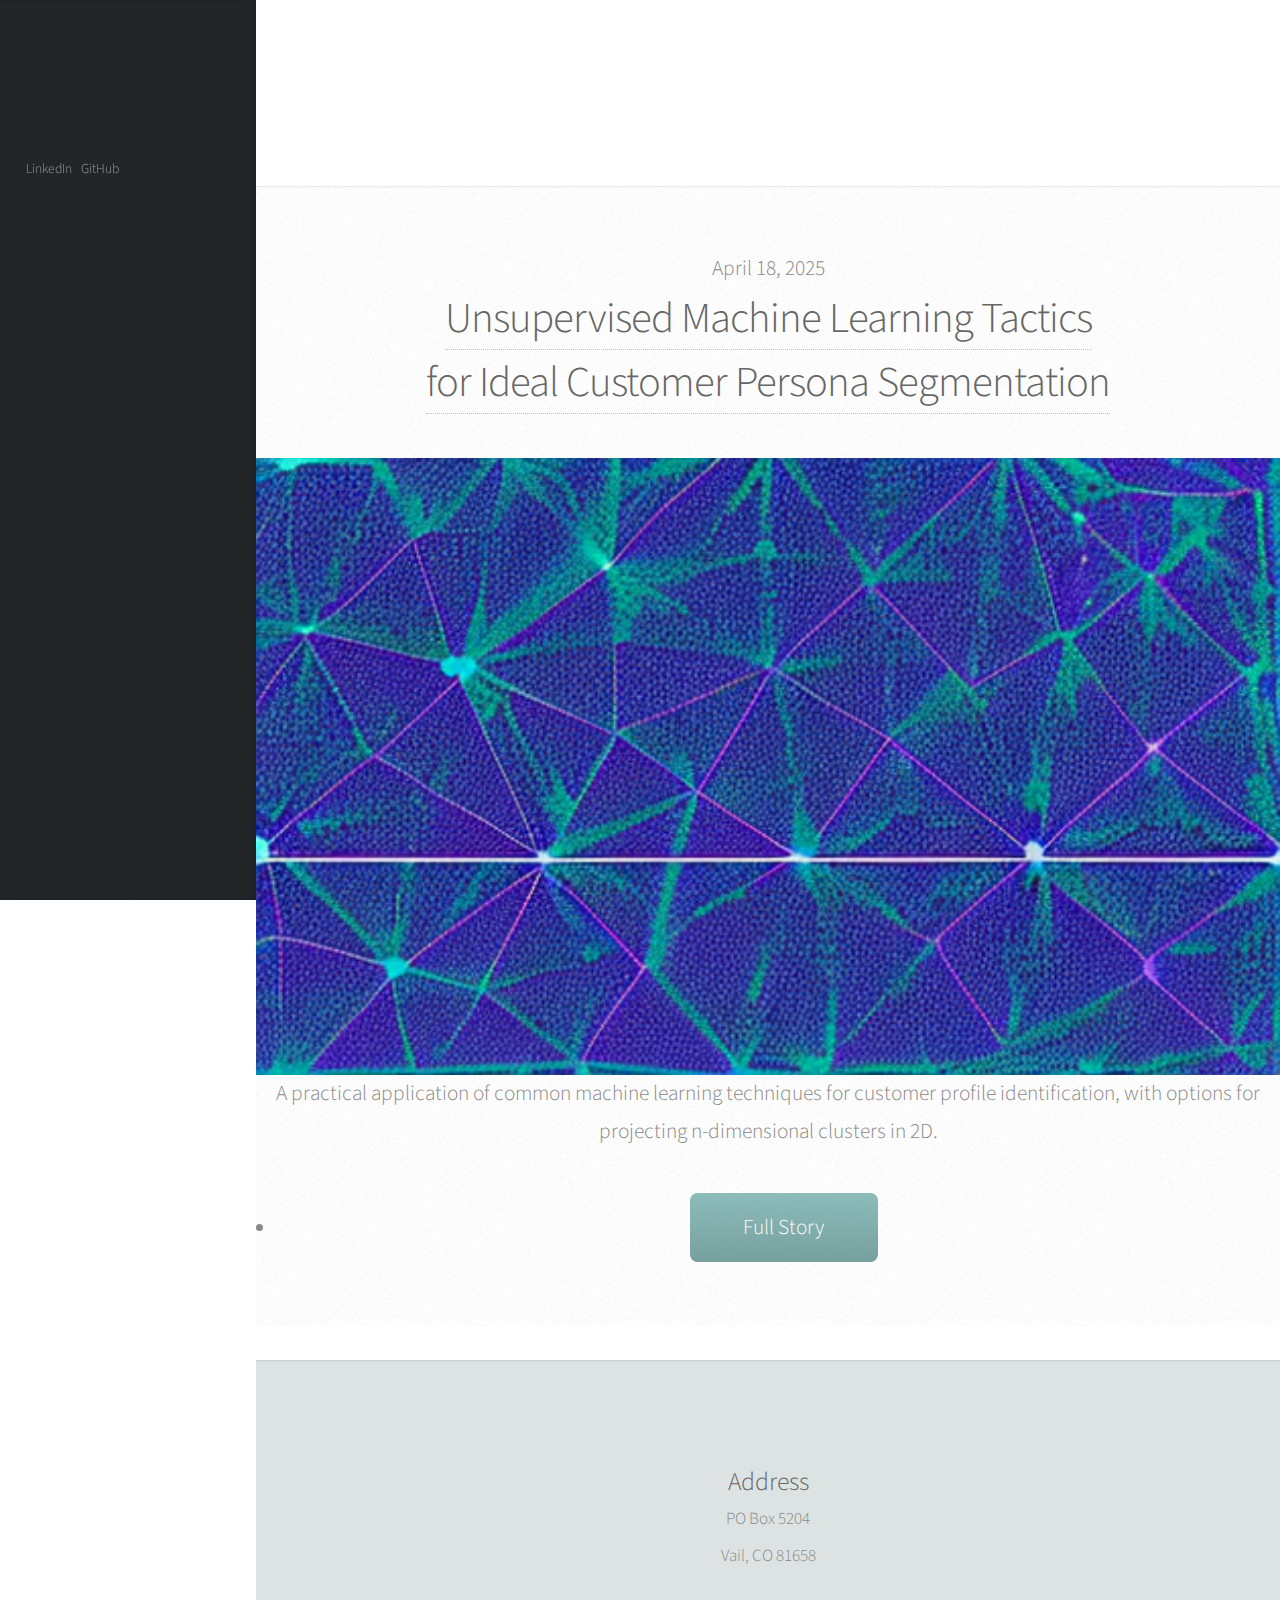
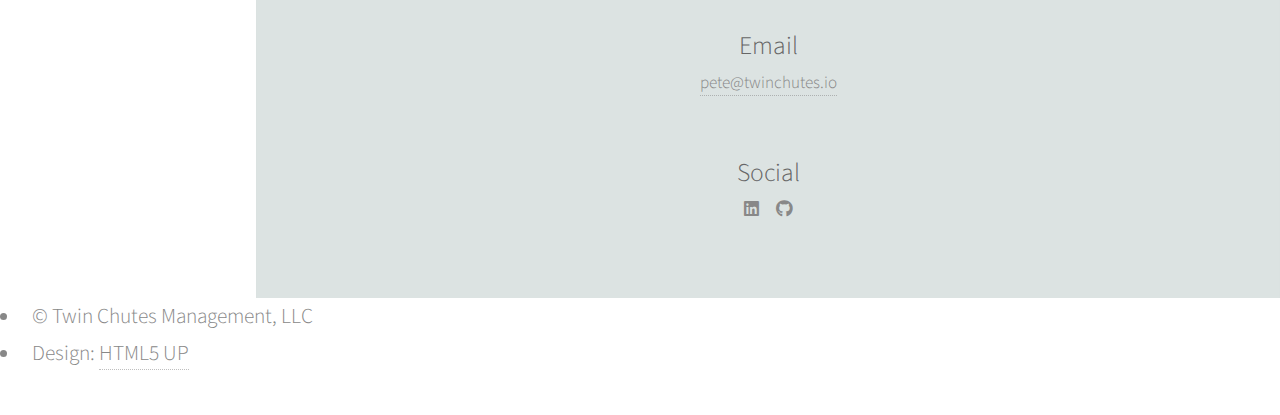
<file: resources.html>
<!DOCTYPE HTML>
<!--
	Massively by HTML5 UP
	html5up.net | @ajlkn
	Free for personal and commercial use under the CCA 3.0 license (html5up.net/license)
-->
<html>
	<head>
		<title>Twin Chutes | Data Management</title>
		<meta charset="utf-8" />
		<meta name="viewport" content="width=device-width, initial-scale=1, user-scalable=no" />
		<link rel="stylesheet" href="assets/css/main.css" />
		<noscript><link rel="stylesheet" href="assets/css/noscript.css" /></noscript>
	</head>
	<!-- Start of HubSpot Embed Code -->
	<script type="text/javascript" id="hs-script-loader" async defer src="//js-na2.hs-scripts.com/242590355.js"></script>
	<!-- End of HubSpot Embed Code -->

	<!-- Google tag (gtag.js) -->
	<script async src="https://www.googletagmanager.com/gtag/js?id=G-YLJ215KSF2"></script>
	<script>
	window.dataLayer = window.dataLayer || [];
	function gtag(){dataLayer.push(arguments);}
	gtag('js', new Date());

	gtag('config', 'G-YLJ215KSF2');
	</script>
	<body class="is-preload">

		<!-- Wrapper -->
			<div id="wrapper">

				<!-- Header -->
					<header id="header">
						<!-- <a href="index.html" class="logo">Twin Chutes</a> -->
					</header>

				<!-- Nav -->
					<nav id="nav">
						<ul class="links">
							<li><a href="index.html">Home</a></li>
							<li class="active"><a href="generic.html">Resources</a></li>
							<!-- <li><a href="elements.html">Elements Reference</a></li> -->
						</ul>
						<ul class="icons">
							<li><a href="https://www.linkedin.com/in/peterosorio/" class="icon brands fa-linkedin"><span class="label">LinkedIn</span></a></li>
							<!-- <li><a href="#" class="icon brands fa-facebook-f"><span class="label">Facebook</span></a></li>
							<li><a href="#" class="icon brands fa-instagram"><span class="label">Instagram</span></a></li> -->
							<li><a href="https://github.com/twinchutes" class="icon brands fa-github"><span class="label">GitHub</span></a></li>
						</ul>
					</nav>

				<!-- Main -->
					<div id="main">

						<!-- Post -->
							<!-- <section class="post">
								<header class="major">
									<span class="date">April 18, 2025</span>
									<h1>This is a<br />
									Generic Page</h1>
									<p>Aenean ornare velit lacus varius enim ullamcorper proin aliquam<br />
									facilisis ante sed etiam magna interdum congue. Lorem ipsum dolor<br />
									amet nullam sed etiam veroeros.</p>
								</header>
								<div class="image main"><img src="images/pic01.jpg" alt="" /></div>
								<p>Donec eget ex magna. Interdum et malesuada fames ac ante ipsum primis in faucibus. Pellentesque venenatis dolor imperdiet dolor mattis sagittis. Praesent rutrum sem diam, vitae egestas enim auctor sit amet. Pellentesque leo mauris, consectetur id ipsum sit amet, fergiat. Pellentesque in mi eu massa lacinia malesuada et a elit. Donec urna ex, lacinia in purus ac, pretium pulvinar mauris. Nunc lorem mauris, fringilla in aliquam at, euismod in lectus. Pellentesque habitant morbi tristique senectus et netus et malesuada fames ac turpis egestas. Curabitur sapien risus, commodo eget turpis at, elementum convallis enim turpis, lorem ipsum dolor sit amet nullam.</p>
								<p>Lorem ipsum dolor sit amet, consectetur adipiscing elit. Duis dapibus rutrum facilisis. Class aptent taciti sociosqu ad litora torquent per conubia nostra, per inceptos himenaeos. Etiam tristique libero eu nibh porttitor fermentum. Nullam venenatis erat id vehicula viverra. Nunc ultrices eros ut ultricies condimentum. Mauris risus lacus, blandit sit amet venenatis non, bibendum vitae dolor. Nunc lorem mauris, fringilla in aliquam at, euismod in lectus. Pellentesque habitant morbi tristique senectus et netus et malesuada fames ac turpis egestas. In non lorem sit amet elit placerat maximus. Pellentesque aliquam maximus risus. Donec eget ex magna. Interdum et malesuada fames ac ante ipsum primis in faucibus. Pellentesque venenatis dolor imperdiet dolor mattis sagittis. Praesent rutrum sem diam, vitae egestas enim auctor sit amet. Pellentesque leo mauris, consectetur id ipsum.</p>
							</section> -->
						<!-- Posts -->
						<section class="posts">
							<article>
								<header>
									<span class="date">April 18, 2025</span>
									<h2><a href="unsupervised-ml-for-market-segmentation.html">Unsupervised Machine Learning Tactics<br />
									for Ideal Customer Persona Segmentation</a></h2>
								</header>
								<a href="unsupervised-ml-for-market-segmentation.html" class="image fit"><img src="images/unsupervised_slide_2025-04-21.png" alt="" /></a>
								<p>A practical application of common machine learning techniques for customer profile identification, with options for projecting n-dimensional clusters in 2D.</p>
								<ul class="actions special">
									<li><a href="unsupervised-ml-for-market-segmentation.html" class="button">Full Story</a></li>
								</ul>
							</article>
						</section>
					</div>

				<!-- Footer -->
					<footer id="footer">
						<section>
							<script src="https://js-na2.hsforms.net/forms/embed/242590355.js" defer></script>
							<div class="hs-form-frame" data-region="na2" data-form-id="1c0ee81c-eeb2-4232-a6f7-4079b02bf128" data-portal-id="242590355"></div>
							<!-- <form method="post" action="#">
								<div class="fields">
									<div class="field">
										<label for="name">Name</label>
										<input type="text" name="name" id="name" />
									</div>
									<div class="field">
										<label for="email">Email</label>
										<input type="text" name="email" id="email" />
									</div>
									<div class="field">
										<label for="message">Message</label>
										<textarea name="message" id="message" rows="3"></textarea>
									</div>
								</div>
								<ul class="actions">
									<li><input type="submit" value="Send Message" /></li>
								</ul>
							</form> -->
						</section>
						<section class="split contact">
							<section class="alt">
								<h3>Address</h3>
								<p>PO Box 5204<br />
								Vail, CO 81658</p>
							</section>
							<!-- <section>
								<h3>Phone</h3>
								<p><a href="#">(000) 000-0000</a></p>
							</section> -->
							<section>
								<h3>Email</h3>
								<p><a href="mailto:pete@twinchutes.io?subject=Schedule a consultation">pete@twinchutes.io</a></p>
							</section>
							<section>
								<h3>Social</h3>
								<ul class="icons alt">
									<li><a href="https://www.linkedin.com/in/peterosorio/" class="icon brands alt fa-linkedin"><span class="label">Twitter</span></a></li>
									<!-- <li><a href="#" class="icon brands alt fa-facebook-f"><span class="label">Facebook</span></a></li>
									<li><a href="#" class="icon brands alt fa-instagram"><span class="label">Instagram</span></a></li> -->
									<li><a href="https://github.com/twinchutes" class="icon brands alt fa-github"><span class="label">GitHub</span></a></li>
								</ul>
							</section>
						</section>
					</footer>

				<!-- Copyright -->
					<div id="copyright">
						<ul><li>&copy; Twin Chutes Management, LLC</li><li>Design: <a href="https://html5up.net">HTML5 UP</a></li></ul>
					</div>

			</div>

		<!-- Scripts -->
			<script src="assets/js/jquery.min.js"></script>
			<script src="assets/js/jquery.scrollex.min.js"></script>
			<script src="assets/js/jquery.scrolly.min.js"></script>
			<script src="assets/js/browser.min.js"></script>
			<script src="assets/js/breakpoints.min.js"></script>
			<script src="assets/js/util.js"></script>
			<script src="assets/js/main.js"></script>

	</body>
</html>
</file>
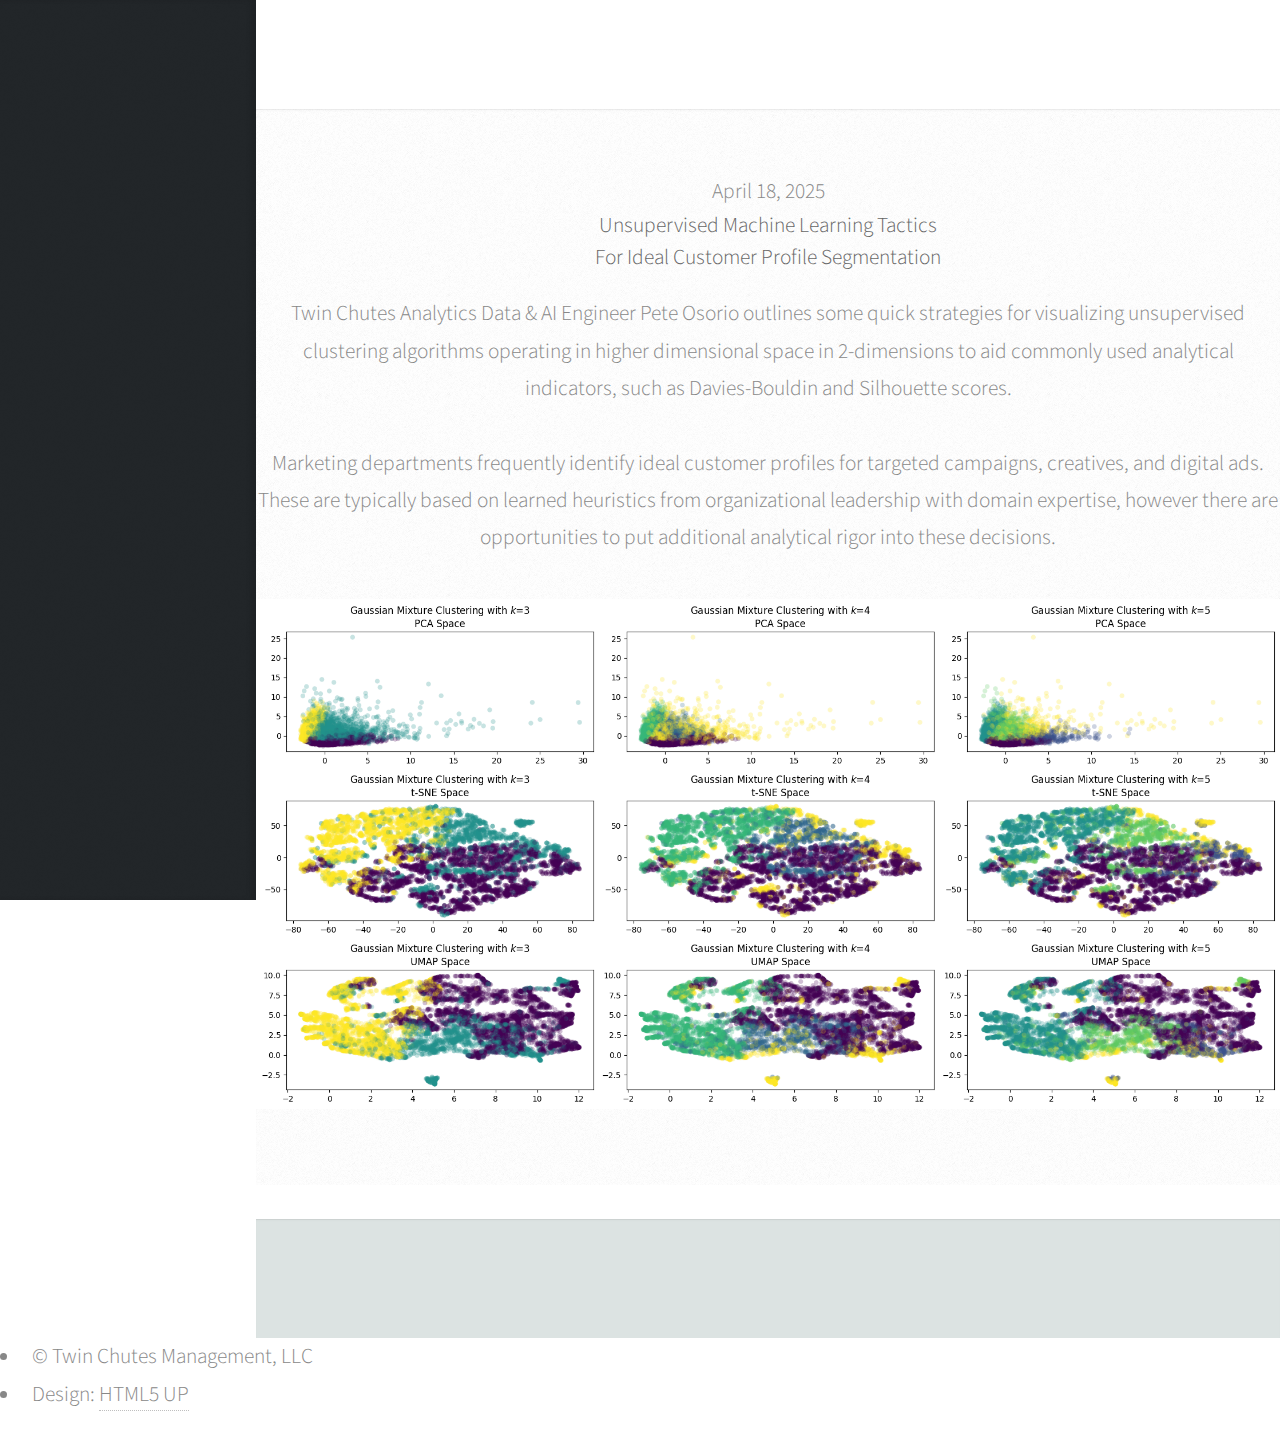
<file: unsupervised-ml-for-market-segmentation.html>
<!DOCTYPE HTML>
<!--
	Massively by HTML5 UP
	html5up.net | @ajlkn
	Free for personal and commercial use under the CCA 3.0 license (html5up.net/license)
-->
<html>
	<head>
		<title>Twin Chutes | Data Management</title>
		<meta charset="utf-8" />
		<meta name="viewport" content="width=device-width, initial-scale=1, user-scalable=no" />
		<link rel="stylesheet" href="assets/css/main.css" />
		<noscript><link rel="stylesheet" href="assets/css/noscript.css" /></noscript>
	</head>
	<!-- Start of HubSpot Embed Code -->
	<script type="text/javascript" id="hs-script-loader" async defer src="//js-na2.hs-scripts.com/242590355.js"></script>
	<!-- End of HubSpot Embed Code -->

	<!-- Google tag (gtag.js) -->
	<script async src="https://www.googletagmanager.com/gtag/js?id=G-YLJ215KSF2"></script>
	<script>
	window.dataLayer = window.dataLayer || [];
	function gtag(){dataLayer.push(arguments);}
	gtag('js', new Date());

	gtag('config', 'G-YLJ215KSF2');
	</script>

	<body class="is-preload">

		<!-- Wrapper -->
			<div id="wrapper">

				<!-- Header -->
					<header id="header">
					</header>

				<!-- Nav -->
					<nav id="nav">
						<ul class="links">
							<li><a href="index.html">Home</a></li>
							<li class="active"><a href="resources.html">Resources</a></li>
						</ul>
					</nav>

				<!-- Main -->
					<div id="main">
						<!-- Post -->
							<section class="post">
								<header class="major">
									<span class="date">April 18, 2025</span>
									<h1>Unsupervised Machine Learning Tactics<br />
									For Ideal Customer Profile Segmentation</h1>
									<p>Twin Chutes Analytics Data & AI Engineer Pete Osorio outlines some quick strategies for visualizing unsupervised clustering algorithms operating in higher dimensional space in 2-dimensions to aid commonly used analytical indicators, such as Davies-Bouldin and Silhouette scores.<br />
									<br>Marketing departments frequently identify ideal customer profiles for targeted campaigns, creatives, and digital ads. These are typically based on learned heuristics from organizational leadership with domain expertise, however there are opportunities to put additional analytical rigor into these decisions.</p>
								</header>
								<div class="image main"><img src="images/unsupervised_hero_2025-04-21.png" alt="" /></div>
								<script src="https://emgithub.com/embed-v2.js?target=https%3A%2F%2Fgithub.com%2Fpete-osorio%2Funsupervised_clustering_for_icp_identification%2Fblob%2Fmain%2Funsupervised_ml_market_segments.ipynb&style=default&type=ipynb&showLineNumbers=on&showCopy=on"></script>
								<!-- <script src="https://emgithub.com/embed-v2.js?target=https%3A%2F%2Fgithub.com%2Ftwinchutes%2Fdata-science-projects%2Fblob%2Fmain%2Funsupervised_ml_market_segments.ipynb&style=default&type=ipynb&showBorder=on&showLineNumbers=on&showFileMeta=on&showFullPath=on&showCopy=on"></script> -->
							</section>
						<!-- Posts -->
					</div>

					<footer id="footer">
						<section>
							<script src="https://js-na2.hsforms.net/forms/embed/242590355.js" defer></script>
							<div class="hs-form-frame" data-region="na2" data-form-id="1c0ee81c-eeb2-4232-a6f7-4079b02bf128" data-portal-id="242590355"></div>

						</section>

					</footer>

				<!-- Copyright -->
					<div id="copyright">
						<ul><li>&copy; Twin Chutes Management, LLC</li><li>Design: <a href="https://html5up.net">HTML5 UP</a></li></ul>
					</div>

			</div>

		<!-- Scripts -->
			<script src="assets/js/jquery.min.js"></script>
			<script src="assets/js/jquery.scrollex.min.js"></script>
			<script src="assets/js/jquery.scrolly.min.js"></script>
			<script src="assets/js/browser.min.js"></script>
			<script src="assets/js/breakpoints.min.js"></script>
			<script src="assets/js/util.js"></script>
			<script src="assets/js/main.js"></script>

	</body>
</html>
</file>
<file: assets/css/main.css>
@import url("fontawesome-all.min.css");
@import url("https://fonts.googleapis.com/css?family=Source+Sans+Pro:300,300italic,400,600");

/*
	Prologue by HTML5 UP
	html5up.net | @ajlkn
	Free for personal and commercial use under the CCA 3.0 license (html5up.net/license)
*/

html, body, div, span, applet, object,
iframe, h1, h2, h3, h4, h5, h6, p, blockquote,
pre, a, abbr, acronym, address, big, cite,
code, del, dfn, em, img, ins, kbd, q, s, samp,
small, strike, strong, sub, sup, tt, var, b,
u, i, center, dl, dt, dd, ol, ul, li, fieldset,
form, label, legend, table, caption, tbody,
tfoot, thead, tr, th, td, article, aside,
canvas, details, embed, figure, figcaption,
footer, header, hgroup, menu, nav, output, ruby,
section, summary, time, mark, audio, video {
	margin: 0;
	padding: 0;
	border: 0;
	font-size: 100%;
	font: inherit;
	vertical-align: baseline;}

article, aside, details, figcaption, figure,
footer, header, hgroup, menu, nav, section {
	display: block;}

body {
	line-height: 1;
}

ol, ul {
	list-style: none;
}

blockquote, q {
	quotes: none;
}

	blockquote:before, blockquote:after, q:before, q:after {
		content: '';
		content: none;
	}

table {
	border-collapse: collapse;
	border-spacing: 0;
}

body {
	-webkit-text-size-adjust: none;
}

mark {
	background-color: transparent;
	color: inherit;
}

input::-moz-focus-inner {
	border: 0;
	padding: 0;
}

input, select, textarea {
	-moz-appearance: none;
	-webkit-appearance: none;
	-ms-appearance: none;
	appearance: none;
}

/* Basic */

	html {
		box-sizing: border-box;
	}

	*, *:before, *:after {
		box-sizing: inherit;
	}

	body {
		background: #fff;
		font-family: 'Source Sans Pro', sans-serif;
		font-size: 19pt;
		font-weight: 300;
		line-height: 1.75em;
		color: #888;
	}

		body.is-preload *, body.is-preload *:before, body.is-preload *:after {
			-moz-animation: none !important;
			-webkit-animation: none !important;
			-ms-animation: none !important;
			animation: none !important;
			-moz-transition: none !important;
			-webkit-transition: none !important;
			-ms-transition: none !important;
			transition: none !important;
		}

	input, textarea, select {
		font-family: 'Source Sans Pro', sans-serif;
		font-size: 19pt;
		font-weight: 300;
		line-height: 1.75em;
		color: #888;
	}

	h1, h2, h3, h4, h5, h6 {
		font-weight: 300;
		color: #666;
		line-height: 1.5em;
	}

	h1 a, h2 a, h3 a, h4 a, h5 a, h6 a {
		color: inherit;
		text-decoration: none;
	}

		h1 a strong, h2 a strong, h3 a strong, h4 a strong, h5 a strong, h6 a strong {
			color: #333;
		}

	h2 {
		font-size: 2em;
		letter-spacing: -1px;
	}

		h2.alt {
			color: #888;
		}

			h2.alt strong {
				color: #666;
			}

	h3 {
		font-size: 1.5em;
	}

	header {
		margin: 0 0 2em 0;
	}

		header > p {
			margin: 1em 0 0 0;
		}

	footer {
		margin: 2em 0 0 0;
	}

	strong, b {
		font-weight: 300;
		color: #666;
	}

	em, i {
		font-style: italic;
	}

	a {
		text-decoration: none;
		color: inherit;
		border-bottom: dotted 1px rgba(128, 128, 128, 0.5);
		-moz-transition: color 0.35s ease-in-out, border-bottom-color 0.35s ease-in-out;
		-webkit-transition: color 0.35s ease-in-out, border-bottom-color 0.35s ease-in-out;
		-ms-transition: color 0.35s ease-in-out, border-bottom-color 0.35s ease-in-out;
		transition: color 0.35s ease-in-out, border-bottom-color 0.35s ease-in-out;
		outline: 0;
	}

		a:hover {
			color: #E27689;
			border-bottom-color: rgba(255, 255, 255, 0);
		}

	sub {
		position: relative;
		top: 0.5em;
		font-size: 0.8em;
	}

	sup {
		position: relative;
		top: -0.5em;
		font-size: 0.8em;
	}

	hr {
		border: 0;
		border-top: solid 1px #ddd;
	}

	blockquote {
		border-left: solid 0.5em #ddd;
		padding: 1em 0 1em 2em;
		font-style: italic;
	}

	p, ul, ol, dl, table {
		margin-bottom: 2em;
	}

	br.clear {
		clear: both;
	}

/* Container */

	.container {
		margin: 0 auto;
		max-width: 100%;
		width: 1400px;
	}

		@media screen and (min-width: 961px) and (max-width: 1880px) {

			.container {
				width: 1200px;
			}

		}

		@media screen and (min-width: 961px) and (max-width: 1620px) {

			.container {
				width: 960px;
			}

		}

		@media screen and (min-width: 961px) and (max-width: 1320px) {

			.container {
				width: 100%;
			}

		}

		@media screen and (max-width: 960px) {

			.container {
				width: 100%;
			}

		}

		@media screen and (max-width: 736px) {

			.container {
				width: 100%;
			}

		}

/* Row */

	.row {
		display: flex;
		flex-wrap: wrap;
		box-sizing: border-box;
		align-items: stretch;
	}

		.row > * {
			box-sizing: border-box;
		}

		.row.gtr-uniform > * > :last-child {
			margin-bottom: 0;
		}

		.row.aln-left {
			justify-content: flex-start;
		}

		.row.aln-center {
			justify-content: center;
		}

		.row.aln-right {
			justify-content: flex-end;
		}

		.row.aln-top {
			align-items: flex-start;
		}

		.row.aln-middle {
			align-items: center;
		}

		.row.aln-bottom {
			align-items: flex-end;
		}

		.row > .imp {
			order: -1;
		}

		.row > .col-1 {
			width: 8.33333%;
		}

		.row > .off-1 {
			margin-left: 8.33333%;
		}

		.row > .col-2 {
			width: 16.66667%;
		}

		.row > .off-2 {
			margin-left: 16.66667%;
		}

		.row > .col-3 {
			width: 25%;
		}

		.row > .off-3 {
			margin-left: 25%;
		}

		.row > .col-4 {
			width: 33.33333%;
		}

		.row > .off-4 {
			margin-left: 33.33333%;
		}

		.row > .col-5 {
			width: 41.66667%;
		}

		.row > .off-5 {
			margin-left: 41.66667%;
		}

		.row > .col-6 {
			width: 50%;
		}

		.row > .off-6 {
			margin-left: 50%;
		}

		.row > .col-7 {
			width: 58.33333%;
		}

		.row > .off-7 {
			margin-left: 58.33333%;
		}

		.row > .col-8 {
			width: 66.66667%;
		}

		.row > .off-8 {
			margin-left: 66.66667%;
		}

		.row > .col-9 {
			width: 75%;
		}

		.row > .off-9 {
			margin-left: 75%;
		}

		.row > .col-10 {
			width: 83.33333%;
		}

		.row > .off-10 {
			margin-left: 83.33333%;
		}

		.row > .col-11 {
			width: 91.66667%;
		}

		.row > .off-11 {
			margin-left: 91.66667%;
		}

		.row > .col-12 {
			width: 100%;
		}

		.row > .off-12 {
			margin-left: 100%;
		}

		.row.gtr-0 {
			margin-top: 0px;
			margin-left: 0px;
		}

			.row.gtr-0 > * {
				padding: 0px 0 0 0px;
			}

			.row.gtr-0.gtr-uniform {
				margin-top: 0px;
			}

				.row.gtr-0.gtr-uniform > * {
					padding-top: 0px;
				}

		.row.gtr-25 {
			margin-top: -10px;
			margin-left: -10px;
		}

			.row.gtr-25 > * {
				padding: 10px 0 0 10px;
			}

			.row.gtr-25.gtr-uniform {
				margin-top: -10px;
			}

				.row.gtr-25.gtr-uniform > * {
					padding-top: 10px;
				}

		.row.gtr-50 {
			margin-top: -20px;
			margin-left: -20px;
		}

			.row.gtr-50 > * {
				padding: 20px 0 0 20px;
			}

			.row.gtr-50.gtr-uniform {
				margin-top: -20px;
			}

				.row.gtr-50.gtr-uniform > * {
					padding-top: 20px;
				}

		.row {
			margin-top: -40px;
			margin-left: -40px;
		}

			.row > * {
				padding: 40px 0 0 40px;
			}

			.row.gtr-uniform {
				margin-top: -40px;
			}

				.row.gtr-uniform > * {
					padding-top: 40px;
				}

		.row.gtr-150 {
			margin-top: -60px;
			margin-left: -60px;
		}

			.row.gtr-150 > * {
				padding: 60px 0 0 60px;
			}

			.row.gtr-150.gtr-uniform {
				margin-top: -60px;
			}

				.row.gtr-150.gtr-uniform > * {
					padding-top: 60px;
				}

		.row.gtr-200 {
			margin-top: -80px;
			margin-left: -80px;
		}

			.row.gtr-200 > * {
				padding: 80px 0 0 80px;
			}

			.row.gtr-200.gtr-uniform {
				margin-top: -80px;
			}

				.row.gtr-200.gtr-uniform > * {
					padding-top: 80px;
				}

		@media screen and (min-width: 961px) and (max-width: 1880px) {

			.row {
				display: flex;
				flex-wrap: wrap;
				box-sizing: border-box;
				align-items: stretch;
			}

				.row > * {
					box-sizing: border-box;
				}

				.row.gtr-uniform > * > :last-child {
					margin-bottom: 0;
				}

				.row.aln-left {
					justify-content: flex-start;
				}

				.row.aln-center {
					justify-content: center;
				}

				.row.aln-right {
					justify-content: flex-end;
				}

				.row.aln-top {
					align-items: flex-start;
				}

				.row.aln-middle {
					align-items: center;
				}

				.row.aln-bottom {
					align-items: flex-end;
				}

				.row > .imp-wide {
					order: -1;
				}

				.row > .col-1-wide {
					width: 8.33333%;
				}

				.row > .off-1-wide {
					margin-left: 8.33333%;
				}

				.row > .col-2-wide {
					width: 16.66667%;
				}

				.row > .off-2-wide {
					margin-left: 16.66667%;
				}

				.row > .col-3-wide {
					width: 25%;
				}

				.row > .off-3-wide {
					margin-left: 25%;
				}

				.row > .col-4-wide {
					width: 33.33333%;
				}

				.row > .off-4-wide {
					margin-left: 33.33333%;
				}

				.row > .col-5-wide {
					width: 41.66667%;
				}

				.row > .off-5-wide {
					margin-left: 41.66667%;
				}

				.row > .col-6-wide {
					width: 50%;
				}

				.row > .off-6-wide {
					margin-left: 50%;
				}

				.row > .col-7-wide {
					width: 58.33333%;
				}

				.row > .off-7-wide {
					margin-left: 58.33333%;
				}

				.row > .col-8-wide {
					width: 66.66667%;
				}

				.row > .off-8-wide {
					margin-left: 66.66667%;
				}

				.row > .col-9-wide {
					width: 75%;
				}

				.row > .off-9-wide {
					margin-left: 75%;
				}

				.row > .col-10-wide {
					width: 83.33333%;
				}

				.row > .off-10-wide {
					margin-left: 83.33333%;
				}

				.row > .col-11-wide {
					width: 91.66667%;
				}

				.row > .off-11-wide {
					margin-left: 91.66667%;
				}

				.row > .col-12-wide {
					width: 100%;
				}

				.row > .off-12-wide {
					margin-left: 100%;
				}

				.row.gtr-0 {
					margin-top: 0px;
					margin-left: 0px;
				}

					.row.gtr-0 > * {
						padding: 0px 0 0 0px;
					}

					.row.gtr-0.gtr-uniform {
						margin-top: 0px;
					}

						.row.gtr-0.gtr-uniform > * {
							padding-top: 0px;
						}

				.row.gtr-25 {
					margin-top: -10px;
					margin-left: -10px;
				}

					.row.gtr-25 > * {
						padding: 10px 0 0 10px;
					}

					.row.gtr-25.gtr-uniform {
						margin-top: -10px;
					}

						.row.gtr-25.gtr-uniform > * {
							padding-top: 10px;
						}

				.row.gtr-50 {
					margin-top: -20px;
					margin-left: -20px;
				}

					.row.gtr-50 > * {
						padding: 20px 0 0 20px;
					}

					.row.gtr-50.gtr-uniform {
						margin-top: -20px;
					}

						.row.gtr-50.gtr-uniform > * {
							padding-top: 20px;
						}

				.row {
					margin-top: -40px;
					margin-left: -40px;
				}

					.row > * {
						padding: 40px 0 0 40px;
					}

					.row.gtr-uniform {
						margin-top: -40px;
					}

						.row.gtr-uniform > * {
							padding-top: 40px;
						}

				.row.gtr-150 {
					margin-top: -60px;
					margin-left: -60px;
				}

					.row.gtr-150 > * {
						padding: 60px 0 0 60px;
					}

					.row.gtr-150.gtr-uniform {
						margin-top: -60px;
					}

						.row.gtr-150.gtr-uniform > * {
							padding-top: 60px;
						}

				.row.gtr-200 {
					margin-top: -80px;
					margin-left: -80px;
				}

					.row.gtr-200 > * {
						padding: 80px 0 0 80px;
					}

					.row.gtr-200.gtr-uniform {
						margin-top: -80px;
					}

						.row.gtr-200.gtr-uniform > * {
							padding-top: 80px;
						}

		}

		@media screen and (min-width: 961px) and (max-width: 1620px) {

			.row {
				display: flex;
				flex-wrap: wrap;
				box-sizing: border-box;
				align-items: stretch;
			}

				.row > * {
					box-sizing: border-box;
				}

				.row.gtr-uniform > * > :last-child {
					margin-bottom: 0;
				}

				.row.aln-left {
					justify-content: flex-start;
				}

				.row.aln-center {
					justify-content: center;
				}

				.row.aln-right {
					justify-content: flex-end;
				}

				.row.aln-top {
					align-items: flex-start;
				}

				.row.aln-middle {
					align-items: center;
				}

				.row.aln-bottom {
					align-items: flex-end;
				}

				.row > .imp-normal {
					order: -1;
				}

				.row > .col-1-normal {
					width: 8.33333%;
				}

				.row > .off-1-normal {
					margin-left: 8.33333%;
				}

				.row > .col-2-normal {
					width: 16.66667%;
				}

				.row > .off-2-normal {
					margin-left: 16.66667%;
				}

				.row > .col-3-normal {
					width: 25%;
				}

				.row > .off-3-normal {
					margin-left: 25%;
				}

				.row > .col-4-normal {
					width: 33.33333%;
				}

				.row > .off-4-normal {
					margin-left: 33.33333%;
				}

				.row > .col-5-normal {
					width: 41.66667%;
				}

				.row > .off-5-normal {
					margin-left: 41.66667%;
				}

				.row > .col-6-normal {
					width: 50%;
				}

				.row > .off-6-normal {
					margin-left: 50%;
				}

				.row > .col-7-normal {
					width: 58.33333%;
				}

				.row > .off-7-normal {
					margin-left: 58.33333%;
				}

				.row > .col-8-normal {
					width: 66.66667%;
				}

				.row > .off-8-normal {
					margin-left: 66.66667%;
				}

				.row > .col-9-normal {
					width: 75%;
				}

				.row > .off-9-normal {
					margin-left: 75%;
				}

				.row > .col-10-normal {
					width: 83.33333%;
				}

				.row > .off-10-normal {
					margin-left: 83.33333%;
				}

				.row > .col-11-normal {
					width: 91.66667%;
				}

				.row > .off-11-normal {
					margin-left: 91.66667%;
				}

				.row > .col-12-normal {
					width: 100%;
				}

				.row > .off-12-normal {
					margin-left: 100%;
				}

				.row.gtr-0 {
					margin-top: 0px;
					margin-left: 0px;
				}

					.row.gtr-0 > * {
						padding: 0px 0 0 0px;
					}

					.row.gtr-0.gtr-uniform {
						margin-top: 0px;
					}

						.row.gtr-0.gtr-uniform > * {
							padding-top: 0px;
						}

				.row.gtr-25 {
					margin-top: -10px;
					margin-left: -10px;
				}

					.row.gtr-25 > * {
						padding: 10px 0 0 10px;
					}

					.row.gtr-25.gtr-uniform {
						margin-top: -10px;
					}

						.row.gtr-25.gtr-uniform > * {
							padding-top: 10px;
						}

				.row.gtr-50 {
					margin-top: -20px;
					margin-left: -20px;
				}

					.row.gtr-50 > * {
						padding: 20px 0 0 20px;
					}

					.row.gtr-50.gtr-uniform {
						margin-top: -20px;
					}

						.row.gtr-50.gtr-uniform > * {
							padding-top: 20px;
						}

				.row {
					margin-top: -40px;
					margin-left: -40px;
				}

					.row > * {
						padding: 40px 0 0 40px;
					}

					.row.gtr-uniform {
						margin-top: -40px;
					}

						.row.gtr-uniform > * {
							padding-top: 40px;
						}

				.row.gtr-150 {
					margin-top: -60px;
					margin-left: -60px;
				}

					.row.gtr-150 > * {
						padding: 60px 0 0 60px;
					}

					.row.gtr-150.gtr-uniform {
						margin-top: -60px;
					}

						.row.gtr-150.gtr-uniform > * {
							padding-top: 60px;
						}

				.row.gtr-200 {
					margin-top: -80px;
					margin-left: -80px;
				}

					.row.gtr-200 > * {
						padding: 80px 0 0 80px;
					}

					.row.gtr-200.gtr-uniform {
						margin-top: -80px;
					}

						.row.gtr-200.gtr-uniform > * {
							padding-top: 80px;
						}

		}

		@media screen and (min-width: 961px) and (max-width: 1320px) {

			.row {
				display: flex;
				flex-wrap: wrap;
				box-sizing: border-box;
				align-items: stretch;
			}

				.row > * {
					box-sizing: border-box;
				}

				.row.gtr-uniform > * > :last-child {
					margin-bottom: 0;
				}

				.row.aln-left {
					justify-content: flex-start;
				}

				.row.aln-center {
					justify-content: center;
				}

				.row.aln-right {
					justify-content: flex-end;
				}

				.row.aln-top {
					align-items: flex-start;
				}

				.row.aln-middle {
					align-items: center;
				}

				.row.aln-bottom {
					align-items: flex-end;
				}

				.row > .imp-narrow {
					order: -1;
				}

				.row > .col-1-narrow {
					width: 8.33333%;
				}

				.row > .off-1-narrow {
					margin-left: 8.33333%;
				}

				.row > .col-2-narrow {
					width: 16.66667%;
				}

				.row > .off-2-narrow {
					margin-left: 16.66667%;
				}

				.row > .col-3-narrow {
					width: 25%;
				}

				.row > .off-3-narrow {
					margin-left: 25%;
				}

				.row > .col-4-narrow {
					width: 33.33333%;
				}

				.row > .off-4-narrow {
					margin-left: 33.33333%;
				}

				.row > .col-5-narrow {
					width: 41.66667%;
				}

				.row > .off-5-narrow {
					margin-left: 41.66667%;
				}

				.row > .col-6-narrow {
					width: 50%;
				}

				.row > .off-6-narrow {
					margin-left: 50%;
				}

				.row > .col-7-narrow {
					width: 58.33333%;
				}

				.row > .off-7-narrow {
					margin-left: 58.33333%;
				}

				.row > .col-8-narrow {
					width: 66.66667%;
				}

				.row > .off-8-narrow {
					margin-left: 66.66667%;
				}

				.row > .col-9-narrow {
					width: 75%;
				}

				.row > .off-9-narrow {
					margin-left: 75%;
				}

				.row > .col-10-narrow {
					width: 83.33333%;
				}

				.row > .off-10-narrow {
					margin-left: 83.33333%;
				}

				.row > .col-11-narrow {
					width: 91.66667%;
				}

				.row > .off-11-narrow {
					margin-left: 91.66667%;
				}

				.row > .col-12-narrow {
					width: 100%;
				}

				.row > .off-12-narrow {
					margin-left: 100%;
				}

				.row.gtr-0 {
					margin-top: 0px;
					margin-left: 0px;
				}

					.row.gtr-0 > * {
						padding: 0px 0 0 0px;
					}

					.row.gtr-0.gtr-uniform {
						margin-top: 0px;
					}

						.row.gtr-0.gtr-uniform > * {
							padding-top: 0px;
						}

				.row.gtr-25 {
					margin-top: -5px;
					margin-left: -5px;
				}

					.row.gtr-25 > * {
						padding: 5px 0 0 5px;
					}

					.row.gtr-25.gtr-uniform {
						margin-top: -5px;
					}

						.row.gtr-25.gtr-uniform > * {
							padding-top: 5px;
						}

				.row.gtr-50 {
					margin-top: -10px;
					margin-left: -10px;
				}

					.row.gtr-50 > * {
						padding: 10px 0 0 10px;
					}

					.row.gtr-50.gtr-uniform {
						margin-top: -10px;
					}

						.row.gtr-50.gtr-uniform > * {
							padding-top: 10px;
						}

				.row {
					margin-top: -20px;
					margin-left: -20px;
				}

					.row > * {
						padding: 20px 0 0 20px;
					}

					.row.gtr-uniform {
						margin-top: -20px;
					}

						.row.gtr-uniform > * {
							padding-top: 20px;
						}

				.row.gtr-150 {
					margin-top: -30px;
					margin-left: -30px;
				}

					.row.gtr-150 > * {
						padding: 30px 0 0 30px;
					}

					.row.gtr-150.gtr-uniform {
						margin-top: -30px;
					}

						.row.gtr-150.gtr-uniform > * {
							padding-top: 30px;
						}

				.row.gtr-200 {
					margin-top: -40px;
					margin-left: -40px;
				}

					.row.gtr-200 > * {
						padding: 40px 0 0 40px;
					}

					.row.gtr-200.gtr-uniform {
						margin-top: -40px;
					}

						.row.gtr-200.gtr-uniform > * {
							padding-top: 40px;
						}

		}

		@media screen and (max-width: 960px) {

			.row {
				display: flex;
				flex-wrap: wrap;
				box-sizing: border-box;
				align-items: stretch;
			}

				.row > * {
					box-sizing: border-box;
				}

				.row.gtr-uniform > * > :last-child {
					margin-bottom: 0;
				}

				.row.aln-left {
					justify-content: flex-start;
				}

				.row.aln-center {
					justify-content: center;
				}

				.row.aln-right {
					justify-content: flex-end;
				}

				.row.aln-top {
					align-items: flex-start;
				}

				.row.aln-middle {
					align-items: center;
				}

				.row.aln-bottom {
					align-items: flex-end;
				}

				.row > .imp-narrower {
					order: -1;
				}

				.row > .col-1-narrower {
					width: 8.33333%;
				}

				.row > .off-1-narrower {
					margin-left: 8.33333%;
				}

				.row > .col-2-narrower {
					width: 16.66667%;
				}

				.row > .off-2-narrower {
					margin-left: 16.66667%;
				}

				.row > .col-3-narrower {
					width: 25%;
				}

				.row > .off-3-narrower {
					margin-left: 25%;
				}

				.row > .col-4-narrower {
					width: 33.33333%;
				}

				.row > .off-4-narrower {
					margin-left: 33.33333%;
				}

				.row > .col-5-narrower {
					width: 41.66667%;
				}

				.row > .off-5-narrower {
					margin-left: 41.66667%;
				}

				.row > .col-6-narrower {
					width: 50%;
				}

				.row > .off-6-narrower {
					margin-left: 50%;
				}

				.row > .col-7-narrower {
					width: 58.33333%;
				}

				.row > .off-7-narrower {
					margin-left: 58.33333%;
				}

				.row > .col-8-narrower {
					width: 66.66667%;
				}

				.row > .off-8-narrower {
					margin-left: 66.66667%;
				}

				.row > .col-9-narrower {
					width: 75%;
				}

				.row > .off-9-narrower {
					margin-left: 75%;
				}

				.row > .col-10-narrower {
					width: 83.33333%;
				}

				.row > .off-10-narrower {
					margin-left: 83.33333%;
				}

				.row > .col-11-narrower {
					width: 91.66667%;
				}

				.row > .off-11-narrower {
					margin-left: 91.66667%;
				}

				.row > .col-12-narrower {
					width: 100%;
				}

				.row > .off-12-narrower {
					margin-left: 100%;
				}

				.row.gtr-0 {
					margin-top: 0px;
					margin-left: 0px;
				}

					.row.gtr-0 > * {
						padding: 0px 0 0 0px;
					}

					.row.gtr-0.gtr-uniform {
						margin-top: 0px;
					}

						.row.gtr-0.gtr-uniform > * {
							padding-top: 0px;
						}

				.row.gtr-25 {
					margin-top: -5px;
					margin-left: -5px;
				}

					.row.gtr-25 > * {
						padding: 5px 0 0 5px;
					}

					.row.gtr-25.gtr-uniform {
						margin-top: -5px;
					}

						.row.gtr-25.gtr-uniform > * {
							padding-top: 5px;
						}

				.row.gtr-50 {
					margin-top: -10px;
					margin-left: -10px;
				}

					.row.gtr-50 > * {
						padding: 10px 0 0 10px;
					}

					.row.gtr-50.gtr-uniform {
						margin-top: -10px;
					}

						.row.gtr-50.gtr-uniform > * {
							padding-top: 10px;
						}

				.row {
					margin-top: -20px;
					margin-left: -20px;
				}

					.row > * {
						padding: 20px 0 0 20px;
					}

					.row.gtr-uniform {
						margin-top: -20px;
					}

						.row.gtr-uniform > * {
							padding-top: 20px;
						}

				.row.gtr-150 {
					margin-top: -30px;
					margin-left: -30px;
				}

					.row.gtr-150 > * {
						padding: 30px 0 0 30px;
					}

					.row.gtr-150.gtr-uniform {
						margin-top: -30px;
					}

						.row.gtr-150.gtr-uniform > * {
							padding-top: 30px;
						}

				.row.gtr-200 {
					margin-top: -40px;
					margin-left: -40px;
				}

					.row.gtr-200 > * {
						padding: 40px 0 0 40px;
					}

					.row.gtr-200.gtr-uniform {
						margin-top: -40px;
					}

						.row.gtr-200.gtr-uniform > * {
							padding-top: 40px;
						}

		}

		@media screen and (max-width: 736px) {

			.row {
				display: flex;
				flex-wrap: wrap;
				box-sizing: border-box;
				align-items: stretch;
			}

				.row > * {
					box-sizing: border-box;
				}

				.row.gtr-uniform > * > :last-child {
					margin-bottom: 0;
				}

				.row.aln-left {
					justify-content: flex-start;
				}

				.row.aln-center {
					justify-content: center;
				}

				.row.aln-right {
					justify-content: flex-end;
				}

				.row.aln-top {
					align-items: flex-start;
				}

				.row.aln-middle {
					align-items: center;
				}

				.row.aln-bottom {
					align-items: flex-end;
				}

				.row > .imp-mobile {
					order: -1;
				}

				.row > .col-1-mobile {
					width: 8.33333%;
				}

				.row > .off-1-mobile {
					margin-left: 8.33333%;
				}

				.row > .col-2-mobile {
					width: 16.66667%;
				}

				.row > .off-2-mobile {
					margin-left: 16.66667%;
				}

				.row > .col-3-mobile {
					width: 25%;
				}

				.row > .off-3-mobile {
					margin-left: 25%;
				}

				.row > .col-4-mobile {
					width: 33.33333%;
				}

				.row > .off-4-mobile {
					margin-left: 33.33333%;
				}

				.row > .col-5-mobile {
					width: 41.66667%;
				}

				.row > .off-5-mobile {
					margin-left: 41.66667%;
				}

				.row > .col-6-mobile {
					width: 50%;
				}

				.row > .off-6-mobile {
					margin-left: 50%;
				}

				.row > .col-7-mobile {
					width: 58.33333%;
				}

				.row > .off-7-mobile {
					margin-left: 58.33333%;
				}

				.row > .col-8-mobile {
					width: 66.66667%;
				}

				.row > .off-8-mobile {
					margin-left: 66.66667%;
				}

				.row > .col-9-mobile {
					width: 75%;
				}

				.row > .off-9-mobile {
					margin-left: 75%;
				}

				.row > .col-10-mobile {
					width: 83.33333%;
				}

				.row > .off-10-mobile {
					margin-left: 83.33333%;
				}

				.row > .col-11-mobile {
					width: 91.66667%;
				}

				.row > .off-11-mobile {
					margin-left: 91.66667%;
				}

				.row > .col-12-mobile {
					width: 100%;
				}

				.row > .off-12-mobile {
					margin-left: 100%;
				}

				.row.gtr-0 {
					margin-top: 0px;
					margin-left: 0px;
				}

					.row.gtr-0 > * {
						padding: 0px 0 0 0px;
					}

					.row.gtr-0.gtr-uniform {
						margin-top: 0px;
					}

						.row.gtr-0.gtr-uniform > * {
							padding-top: 0px;
						}

				.row.gtr-25 {
					margin-top: -5px;
					margin-left: -5px;
				}

					.row.gtr-25 > * {
						padding: 5px 0 0 5px;
					}

					.row.gtr-25.gtr-uniform {
						margin-top: -5px;
					}

						.row.gtr-25.gtr-uniform > * {
							padding-top: 5px;
						}

				.row.gtr-50 {
					margin-top: -10px;
					margin-left: -10px;
				}

					.row.gtr-50 > * {
						padding: 10px 0 0 10px;
					}

					.row.gtr-50.gtr-uniform {
						margin-top: -10px;
					}

						.row.gtr-50.gtr-uniform > * {
							padding-top: 10px;
						}

				.row {
					margin-top: -20px;
					margin-left: -20px;
				}

					.row > * {
						padding: 20px 0 0 20px;
					}

					.row.gtr-uniform {
						margin-top: -20px;
					}

						.row.gtr-uniform > * {
							padding-top: 20px;
						}

				.row.gtr-150 {
					margin-top: -30px;
					margin-left: -30px;
				}

					.row.gtr-150 > * {
						padding: 30px 0 0 30px;
					}

					.row.gtr-150.gtr-uniform {
						margin-top: -30px;
					}

						.row.gtr-150.gtr-uniform > * {
							padding-top: 30px;
						}

				.row.gtr-200 {
					margin-top: -40px;
					margin-left: -40px;
				}

					.row.gtr-200 > * {
						padding: 40px 0 0 40px;
					}

					.row.gtr-200.gtr-uniform {
						margin-top: -40px;
					}

						.row.gtr-200.gtr-uniform > * {
							padding-top: 40px;
						}

		}

/* Sections/Article */

	section, article {
		margin-bottom: 3em;
	}

		section > :last-child,
		section > .container, section:last-child, article > :last-child,
		article > .container, article:last-child {
			margin-bottom: 0;
		}

		.row > section, .row > article {
			margin-bottom: 0;
		}

/* Image */

	.image {
		display: inline-block;
		border: 0;
	}

		.image img {
			display: block;
			width: 100%;
		}

		.image.avatar48 {
			width: 48px;
			height: 48px;
			background: #f00;
		}

			.image.avatar48 img {
				width: 48px;
				height: 48px;
			}

		.image.fit {
			display: block;
			width: 100%;
		}

		.image.featured {
			display: block;
			width: 100%;
			margin: 0 0 2em 0;
		}

		.image.left {
			float: left;
			margin: 0 2em 2em 0;
		}

		.image.centered {
			display: block;
			margin: 0 0 2em 0;
		}

			.image.centered img {
				margin: 0 auto;
				width: auto;
			}

/* List */

	ul {
		list-style: disc;
		padding-left: 1em;
	}

		ul li {
			padding-left: 0.5em;
		}

	ol {
		list-style: decimal;
		padding-left: 1.25em;
	}

		ol li {
			padding-left: 0.25em;
		}

/* Icons */

	ul.icons {
		cursor: default;
		list-style: none;
		padding-left: 0;
	}

		ul.icons li {
			display: inline-block;
			padding-left: 0;
		}

		ul.icons a {
			display: inline-block;
			width: 2em;
			height: 2em;
			line-height: 2em;
			text-align: center;
			border: 0;
		}

/* Form */

	form label {
		display: block;
		text-align: left;
		margin-bottom: 0.5em;
	}

	form input[type="text"],
	form input[type="email"],
	form input[type="password"],
	form select,
	form textarea {
		position: relative;
		-webkit-appearance: none;
		display: block;
		border: 0;
		outline: 0;
		background: #fff;
		background: rgba(255, 255, 255, 0.75);
		width: 100%;
		border-radius: 0.35em;
		padding: 0.75em 1em 0.75em 1em;
		box-shadow: inset 0 0.1em 0.1em 0 rgba(0, 0, 0, 0.05);
		border: solid 1px rgba(0, 0, 0, 0.15);
		-moz-transition: all 0.35s ease-in-out;
		-webkit-transition: all 0.35s ease-in-out;
		-ms-transition: all 0.35s ease-in-out;
		transition: all 0.35s ease-in-out;
	}

		form input[type="text"]:focus,
		form input[type="email"]:focus,
		form input[type="password"]:focus,
		form select:focus,
		form textarea:focus {
			box-shadow: 0 0 2px 1px #8ebebc;
			background: #fff;
		}

	form input[type="text"],
	form input[type="email"],
	form input[type="password"],
	form select {
		line-height: 1.25em;
	}

	form textarea {
		min-height: 14em;
	}

	form ::-webkit-input-placeholder {
		color: #555 !important;
	}

	form :-moz-placeholder {
		color: #555 !important;
	}

	form ::-moz-placeholder {
		color: #555 !important;
	}

	form :-ms-input-placeholder {
		color: #555 !important;
	}

	form ::-moz-focus-inner {
		border: 0;
	}

/* Table */

	table {
		width: 100%;
		text-align: left;
	}

		table tbody tr:nth-child(2n+2) {
			background: #f4f4f4;
		}

		table td {
			padding: 0.5em 1em 0.5em 1em;
		}

		table th {
			text-align: left;
			padding: 0.5em 1em 0.5em 1em;
			color: #fff;
			background: #222729 url("images/overlay.png");
		}

		table thead {
			background: #444;
			color: #fff;
		}

		table tfoot {
			background: #eee;
		}

/* Button */

	input[type="button"],
	input[type="submit"],
	input[type="reset"],
	button,
	.button {
		position: relative;
		display: inline-block;
		border-radius: 0.35em;
		color: #fff !important;
		text-decoration: none;
		padding: 0.75em 2.5em 0.75em 2.5em;
		background-color: #8ebebc;
		border: 0;
		cursor: pointer;
		background-image: -moz-linear-gradient(top, rgba(0, 0, 0, 0), rgba(0, 0, 0, 0.15)), url("images/overlay.png");
		background-image: -webkit-linear-gradient(top, rgba(0, 0, 0, 0), rgba(0, 0, 0, 0.15)), url("images/overlay.png");
		background-image: -ms-linear-gradient(top, rgba(0, 0, 0, 0), rgba(0, 0, 0, 0.15)), url("images/overlay.png");
		background-image: linear-gradient(top, rgba(0, 0, 0, 0), rgba(0, 0, 0, 0.15)), url("images/overlay.png");
		-moz-transition: background-color 0.35s ease-in-out;
		-webkit-transition: background-color 0.35s ease-in-out;
		-ms-transition: background-color 0.35s ease-in-out;
		transition: background-color 0.35s ease-in-out;
	}

		input[type="button"]:hover,
		input[type="submit"]:hover,
		input[type="reset"]:hover,
		button:hover,
		.button:hover {
			background-color: #9ececc;
		}

		input[type="button"]:active,
		input[type="submit"]:active,
		input[type="reset"]:active,
		button:active,
		.button:active {
			background-color: #7eaeac;
		}

/* Item */

	.item {
		box-shadow: 0 0.05em 0.15em 0 rgba(0, 0, 0, 0.05);
		margin-bottom: 40px;
	}

		.item header {
			background: #fff;
			margin: 0;
			padding: 1em 0 1em 0;
			font-size: 0.8em;
		}

			.item header h3 {
				font-size: 1em;
			}

/* Icons */

	.icon {
		text-decoration: none;
		text-decoration: none;
	}

		.icon:before {
			-moz-osx-font-smoothing: grayscale;
			-webkit-font-smoothing: antialiased;
			display: inline-block;
			font-style: normal;
			font-variant: normal;
			text-rendering: auto;
			line-height: 1;
			text-transform: none !important;
			font-family: 'Font Awesome 5 Free';
			font-weight: 400;
		}

		.icon:before {
			line-height: inherit;
		}

		.icon > .label {
			display: none;
		}

		.icon.solid:before {
			font-weight: 900;
		}

		.icon.brands:before {
			font-family: 'Font Awesome 5 Brands';
		}

/* Header */

	#header {
		display: -moz-flex;
		display: -webkit-flex;
		display: -ms-flex;
		display: flex;
		-moz-flex-direction: column;
		-webkit-flex-direction: column;
		-ms-flex-direction: column;
		flex-direction: column;
		-moz-justify-content: space-between;
		-webkit-justify-content: space-between;
		-ms-justify-content: space-between;
		justify-content: space-between;
		background: #222629 url("images/overlay.png");
		box-shadow: inset -0.25em 0 0.25em 0 rgba(0, 0, 0, 0.1);
		color: #fff;
		height: 100%;
		left: 0;
		overflow-y: auto;
		position: fixed;
		text-align: right;
		top: 0;
		width: 375px;
	}

		#header .top {
			-moz-flex-grow: 1;
			-webkit-flex-grow: 1;
			-ms-flex-grow: 1;
			flex-grow: 1;
		}

		#header .bottom {
			-moz-flex-shrink: 0;
			-webkit-flex-shrink: 0;
			-ms-flex-shrink: 0;
			flex-shrink: 0;
			padding: 1.5em 0 0.75em 0;
		}

			#header .bottom > :last-child {
				margin-bottom: 0;
			}

		#header .icons {
			font-size: 0.8em;
			text-align: center;
		}

			#header .icons a {
				color: #41484c;
				-moz-transition: color 0.35s ease-in-out;
				-webkit-transition: color 0.35s ease-in-out;
				-ms-transition: color 0.35s ease-in-out;
				transition: color 0.35s ease-in-out;
			}

				#header .icons a:hover {
					color: #fff;
				}

	#logo {
		position: relative;
		margin: 1.75em 1.5em 1.5em 1.5em;
		min-height: 48px;
		cursor: default;
	}

		#logo h1 {
			position: relative;
			color: #fff;
			font-weight: 600;
			font-size: 1em;
			line-height: 1em;
		}

		#logo p {
			position: relative;
			display: block;
			font-size: 0.6em;
			color: rgba(255, 255, 255, 0.5);
			line-height: 1.25em;
			margin: 0.5em 0 0 0;
		}

		#logo .image {
			position: absolute;
			left: 0;
			top: 0;
		}

	#nav ul {
		list-style: none;
		padding-left: 0;
		margin-bottom: 0;
	}

		#nav ul li {
			padding-left: 0;
		}

			#nav ul li a {
				display: block;
				padding: 0.5em 1.5em 0.5em 1.5em;
				color: rgba(255, 255, 255, 0.5);
				text-decoration: none;
				outline: 0;
				border: 0;
				-moz-transition: none;
				-webkit-transition: none;
				-ms-transition: none;
				transition: none;
			}

				#nav ul li a span {
					position: relative;
					display: block;
					font-size: 0.8em;
				}

					#nav ul li a span:before {
						position: absolute;
						left: 0;
						color: #41484c;
						text-align: center;
						width: 1.25em;
						line-height: 1.75em;
					}

				#nav ul li a.active {
					background: rgba(0, 0, 0, 0.15);
					box-shadow: inset 0 0 0.25em 0 rgba(0, 0, 0, 0.125);
					color: #fff;
				}

					#nav ul li a.active span:before {
						color: #e27689;
					}

/* Footer */

	#footer {
		margin-left: 375px;
		text-align: center;
		background-color: #dce3e2;
		padding: 3em 0 4em 0;
		box-shadow: inset 0 1px 0 0 rgba(0, 0, 0, 0.05), inset 0 0.1em 0.1em 0 rgba(0, 0, 0, 0.025);
		font-size: 0.8em;
	}

		#footer .copyright {
			cursor: default;
			margin: 0;
		}

			#footer .copyright li {
				display: inline-block;
				line-height: 1em;
				border-left: solid 1px rgba(128, 128, 128, 0.35);
				padding: 0 0 0 0.5em;
				margin: 0 0 0 0.5em;
			}

				#footer .copyright li:first-child {
					border-left: 0;
					padding-left: 0;
					margin-left: 0;
				}

/* Main */

	#main {
		margin-left: 375px;
	}

		#main > section {
			margin: 0;
			overflow: hidden;
			padding: 4em 0;
			box-shadow: inset 0 1px 0 0 rgba(0, 0, 0, 0.05), inset 0 0.1em 0.1em 0 rgba(0, 0, 0, 0.025);
			text-align: center;
			background-image: url("images/overlay.png");
		}

			#main > section.dark {
				color: #ddd;
				color: rgba(255, 255, 255, 0.75);
			}

				#main > section.dark h2, #main > section.dark h3, #main > section.dark h4, #main > section.dark h5, #main > section.dark h6 {
					color: inherit;
				}

				#main > section.dark strong {
					color: #fff;
					border-color: inherit;
				}

				#main > section.dark a {
					color: #fff;
					border-color: inherit;
				}

					#main > section.dark a:hover {
						border-bottom-color: rgba(255, 255, 255, 0);
					}

			#main > section.cover {
				padding: 10em 0;
				background-size: cover;
				background-position: center center;
			}

			#main > section.one {
				background-color: #81918E;
				background-image: url("../../images/banner.jpg");
			}

			#main > section.two {
				background-color: #f5fafa;
			}

			#main > section.three {
				background-color: #ecf1f1;
			}

			#main > section.four {
				background-color: #e8edec;
			}

/* Wide */

	@media screen and (min-width: 961px) and (max-width: 1880px) {

		/* Basic */

			body, input, textarea, select {
				font-size: 17pt;
			}

		/* Header */

			#header {
				width: 300px;
			}

		/* Footer */

			#footer {
				margin-left: 300px;
			}

		/* Main */

			#main {
				margin-left: 300px;
			}

	}

/* Normal */

	@media screen and (min-width: 961px) and (max-width: 1620px) {

		/* Main */

			#main > section {
				padding: 3em 0;
			}

			#main section.cover {
				padding: 5em 0;
			}

	}

/* Narrow */

	@media screen and (min-width: 961px) and (max-width: 1320px) {

		/* Basic */

			body, input, textarea, select {
				font-size: 16pt;
			}

			.container {
				padding: 0 2em 0 2em;
			}

		/* Icons */

			ul.icons li a {
				width: 1.75em;
			}

		/* Item */

			.item {
				margin-bottom: 20px;
			}

		/* Header */

			#header {
				width: 20%;
			}

			#logo .image {
				position: relative;
				margin: 0 0 0.5em 0;
			}

			#nav ul li a {
				font-size: 0.8em;
				padding-top: 0.5em;
				padding-bottom: 0.5em;
			}

				#nav ul li a span {
					padding-right: 2.25em;
				}

					#nav ul li a span:before {
						left: 100%;
						margin-left: -1.25em;
						line-height: 2.25em;
					}

		/* Footer */

			#footer {
				margin-left: 20%;
			}

		/* Main */

			#main {
				margin-left: 20%;
			}

	}

/* Narrower */

	#headerToggle {
		display: none;
	}

	@media screen and (max-width: 960px) {

		/* Basic */

			html, body {
				overflow-x: hidden;
			}

			body, input, textarea, select {
				font-size: 16pt;
			}

			header br {
				display: none;
			}

			.container {
				padding: 0 2em 0 2em;
			}

		/* Item */

			.item {
				margin-bottom: 15px;
			}

		/* Icons */

			ul.icons a {
				width: 1.75em;
				font-size: 1.25em;
			}

		/* Header */

			#header {
				-moz-backface-visibility: hidden;
				-webkit-backface-visibility: hidden;
				-ms-backface-visibility: hidden;
				backface-visibility: hidden;
				-moz-transform: translateX(-275px);
				-webkit-transform: translateX(-275px);
				-ms-transform: translateX(-275px);
				transform: translateX(-275px);
				-moz-transition: -moz-transform 0.5s ease;
				-webkit-transition: -webkit-transform 0.5s ease;
				-ms-transition: -ms-transform 0.5s ease;
				transition: transform 0.5s ease;
				-webkit-overflow-scrolling: touch;
				display: block;
				height: 100%;
				left: 0;
				overflow-y: auto;
				position: fixed;
				top: 0;
				width: 275px;
				z-index: 10002;
				width: 275px;
				background: #222729 url("images/overlay.png");
				box-shadow: inset -0.25em 0 0.25em 0 rgba(0, 0, 0, 0.125);
			}

				#header .top {
					position: relative;
				}

				#header .bottom {
					border-top: solid 1px rgba(255, 255, 255, 0.05);
					box-shadow: 0 -1px 0 0 rgba(0, 0, 0, 0.15);
					padding-top: 2em;
					margin-top: 2em;
					position: relative;
				}

			#logo {
				margin: 1.5em 1.25em 1.25em 1.25em;
			}

			#nav ul li a {
				padding: 0.5em 1.25em 0.5em 1.25em;
			}

			#headerToggle {
				-moz-backface-visibility: hidden;
				-webkit-backface-visibility: hidden;
				-ms-backface-visibility: hidden;
				backface-visibility: hidden;
				-moz-transition: -moz-transform 0.5s ease;
				-webkit-transition: -webkit-transform 0.5s ease;
				-ms-transition: -ms-transform 0.5s ease;
				transition: transform 0.5s ease;
				display: block;
				height: 2.25em;
				left: 0;
				position: fixed;
				top: 0;
				width: 3.25em;
				z-index: 10001;
			}

				#headerToggle .toggle {
					text-decoration: none;
					position: absolute;
					left: 0;
					top: 0;
					width: 100%;
					height: 100%;
					outline: 0;
					border: 0;
				}

					#headerToggle .toggle:before {
						-moz-osx-font-smoothing: grayscale;
						-webkit-font-smoothing: antialiased;
						display: inline-block;
						font-style: normal;
						font-variant: normal;
						text-rendering: auto;
						line-height: 1;
						text-transform: none !important;
						font-family: 'Font Awesome 5 Free';
						font-weight: 900;
					}

					#headerToggle .toggle:before {
						text-decoration: none;
						content: '\f0c9';
						color: #fff;
						font-size: 18px;
						background: rgba(128, 136, 144, 0.5);
						border-radius: 0.35em;
						text-align: center;
						position: absolute;
						left: 0.5em;
						top: 0.5em;
						display: block;
						width: 3.25em;
						height: 2.25em;
						line-height: 2.25em;
					}

			body.header-visible #main {
				-moz-transform: translateX(275px);
				-webkit-transform: translateX(275px);
				-ms-transform: translateX(275px);
				transform: translateX(275px);
			}

			body.header-visible #headerToggle {
				-moz-transform: translateX(275px);
				-webkit-transform: translateX(275px);
				-ms-transform: translateX(275px);
				transform: translateX(275px);
			}

			body.header-visible #header {
				-moz-transform: translateX(0);
				-webkit-transform: translateX(0);
				-ms-transform: translateX(0);
				transform: translateX(0);
			}

		/* Footer */

			#footer {
				margin-left: 0;
			}

		/* Main */

			#main {
				-moz-backface-visibility: hidden;
				-webkit-backface-visibility: hidden;
				-ms-backface-visibility: hidden;
				backface-visibility: hidden;
				-moz-transition: -moz-transform 0.5s ease;
				-webkit-transition: -webkit-transform 0.5s ease;
				-ms-transition: -ms-transform 0.5s ease;
				transition: transform 0.5s ease;
				padding-bottom: 1px;
				margin-left: 0;
			}

				#main > section {
					padding: 3em 0;
				}

				#main section.cover {
					padding: 4em 0;
				}

	}

/* Mobile */

	@media screen and (max-width: 736px) {

		/* Basic */

			body, input, textarea, select {
				font-size: 14pt;
			}

			h2 {
				font-size: 1.5em;
				letter-spacing: 0;
				font-weight: 300;
			}

			.container {
				padding: 0 15px 0 15px;
			}

		/* List */

			ul.icons a {
				width: 2em;
				font-size: 1.25em;
			}

		/* Main */

			#main > section {
				padding: 2em 0;
			}

			#main section.cover {
				padding: 4em 0em;
			}

				#main section.cover header {
					padding: 0 1em;
				}

		/* Footer */

			#footer .copyright li {
				display: block;
				line-height: 1.25em;
				border: 0;
				padding: 0;
				margin: 1em 0 0 0;
			}

				#footer .copyright li:first-child {
					margin-top: 0;
				}

	}
</file>
<file: assets/css/noscript.css>
@import url(font-awesome.min.css);

/*
	Massively by HTML5 UP
	html5up.net | @ajlkn
	Free for personal and commercial use under the CCA 3.0 license (html5up.net/license)
*/

/* Wrapper */

	#wrapper {
		background-color: #212931;
		background-image: url("../../images/overlay.png"), linear-gradient(0deg, rgba(0, 0, 0, 0.1), rgba(0, 0, 0, 0.1)), url("../../images/bg.jpg");
		background-size: auto,								auto,														100% auto;
		background-position: center,								center,														top center;
		background-repeat: repeat,								no-repeat,													no-repeat;
		background-attachment: fixed,								fixed,														fixed;
	}

		#wrapper.fade-in:before {
			display: none;
		}

/* Intro */

	body.is-preload #intro {
		opacity: 1;
	}

		body.is-preload #intro:not(.hidden) + #header + #nav {
			-moz-transform: none;
			-webkit-transform: none;
			-ms-transform: none;
			transform: none;
			opacity: 1;
		}
</file>
